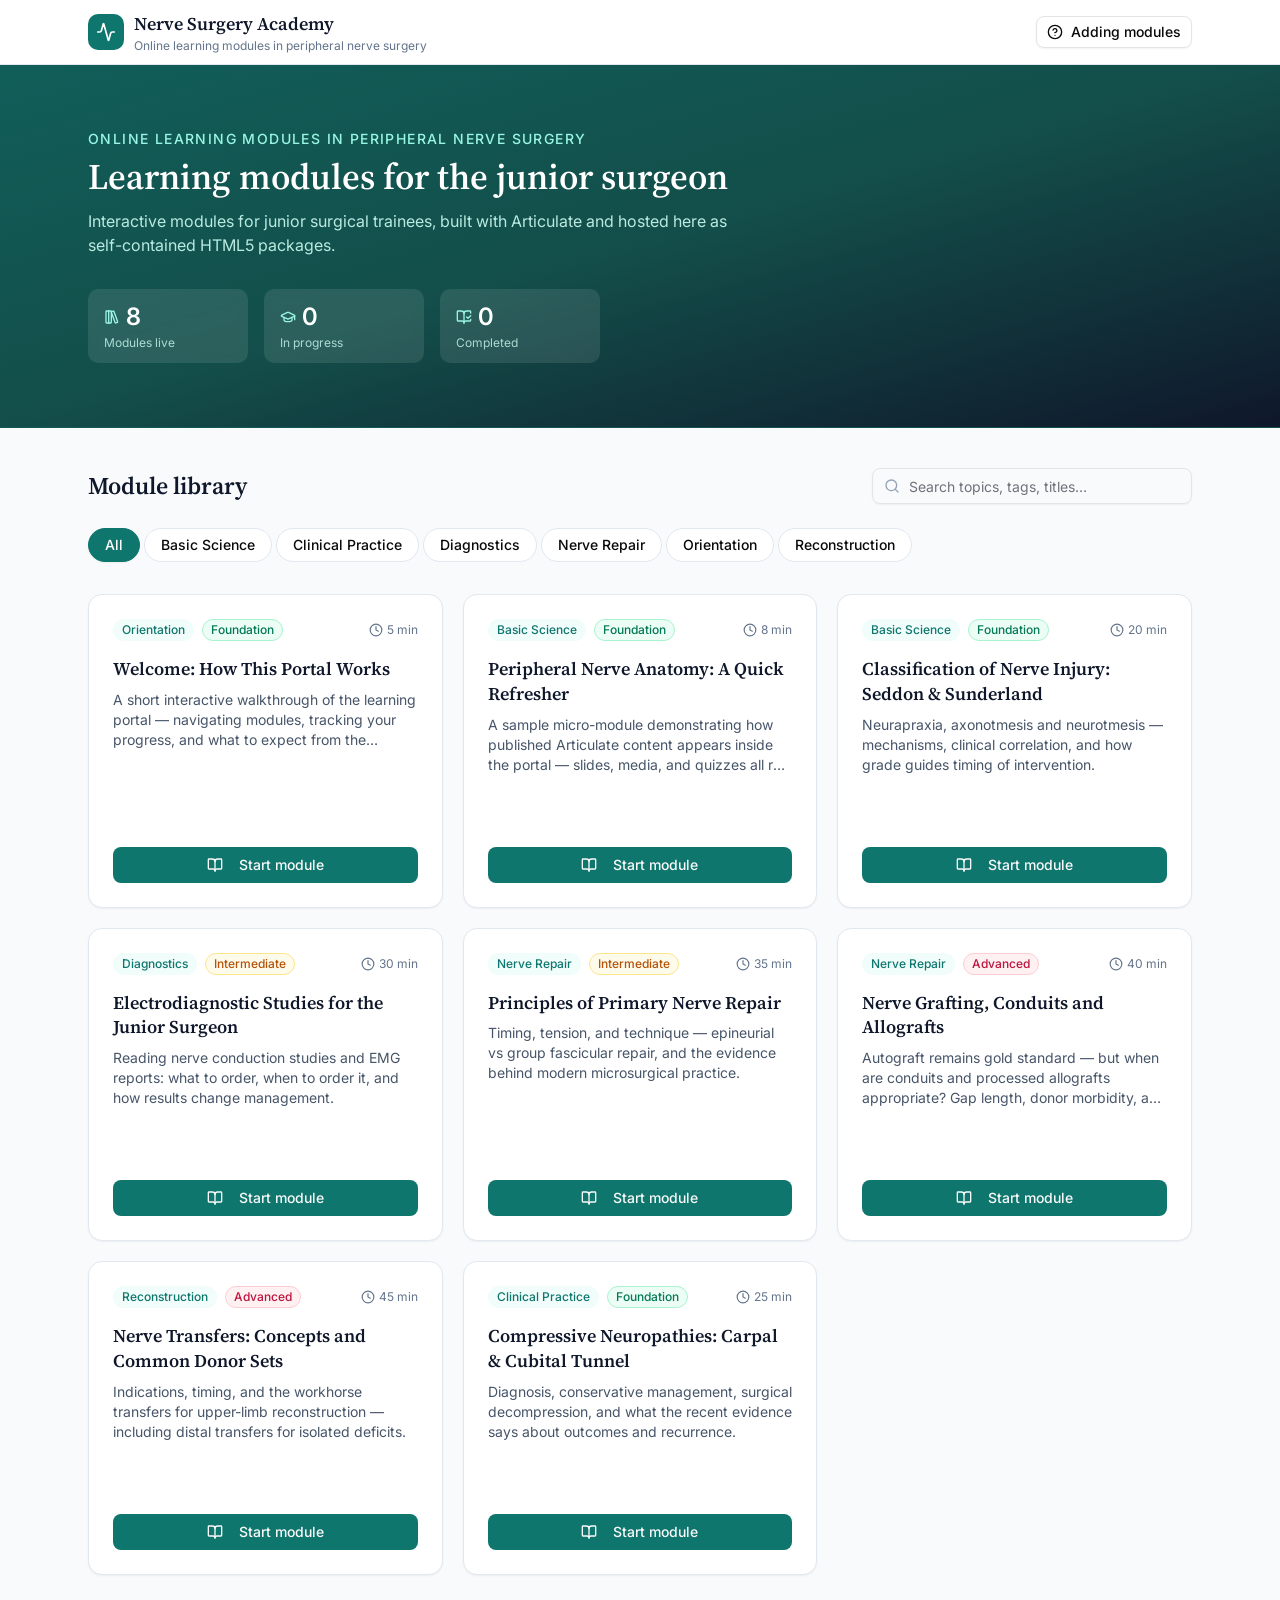
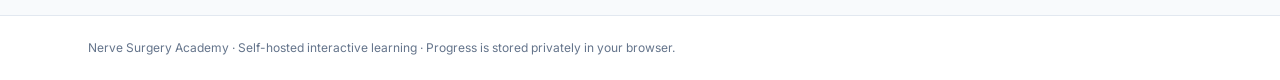
<file: index.html>
<!doctype html>
<html lang="en">
  <head>
    <meta charset="UTF-8" />
    <meta name="viewport" content="width=device-width, initial-scale=1.0" />
    <meta
      name="description"
      content="Nerve Surgery Academy — self-hosted interactive learning modules in peripheral nerve surgery."
    />
    <link rel="preconnect" href="https://fonts.googleapis.com" />
    <link rel="preconnect" href="https://fonts.gstatic.com" crossorigin />
    <link
      href="https://fonts.googleapis.com/css2?family=Inter:wght@400;500;600&family=Source+Serif+4:opsz,wght@8..60,500;8..60,600&display=swap"
      rel="stylesheet"
    />
    <title>Nerve Surgery Academy</title>
    <script type="module" crossorigin src="./assets/index-BAuNtik3.js"></script>
    <link rel="stylesheet" crossorigin href="./assets/index-Dww36vbo.css">
  </head>
  <body>
    <div id="root"></div>
  </body>
</html>
</file>
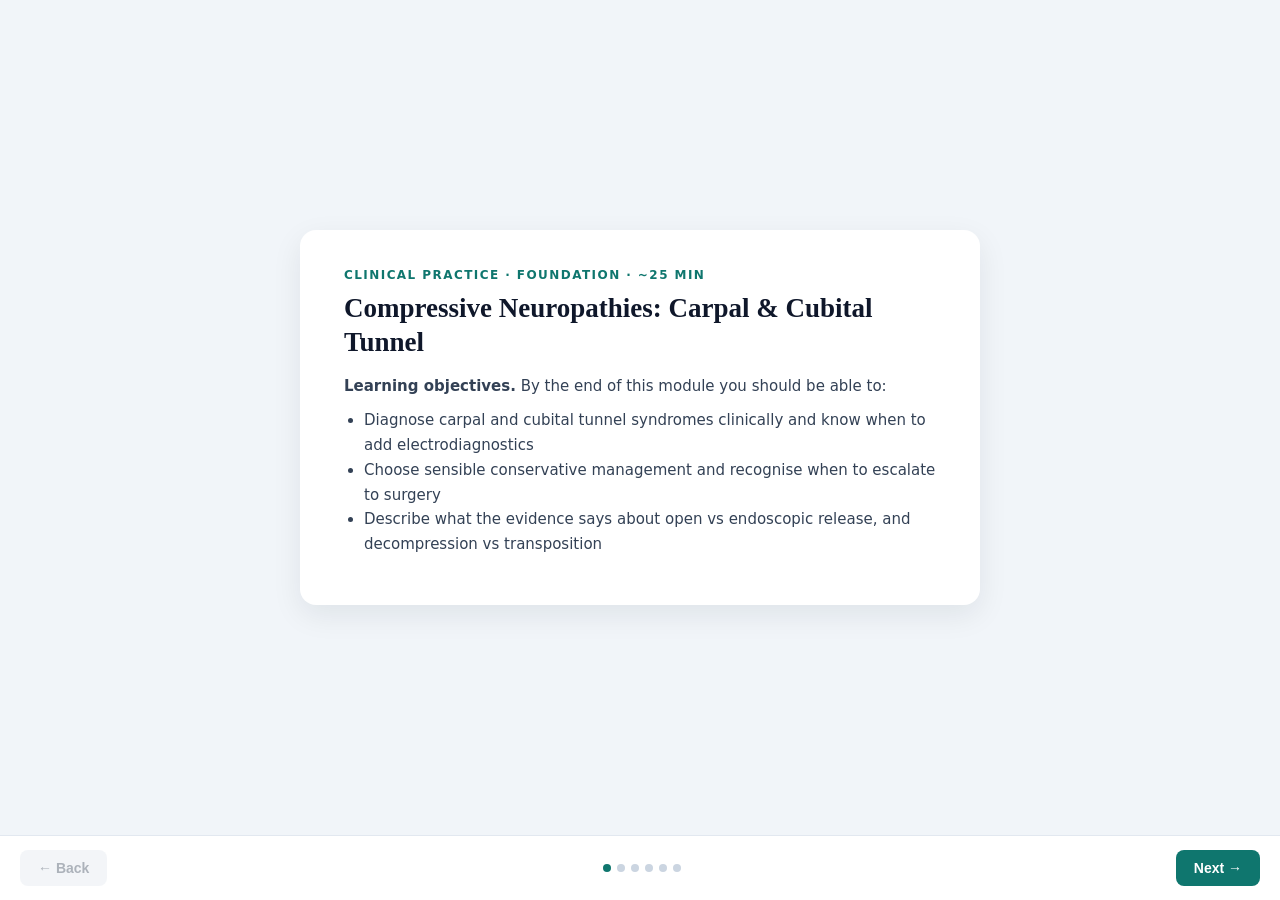
<file: courses/compressive-neuropathies/story.html>
<!doctype html>
<html lang="en">
<head>
<meta charset="utf-8" />
<meta name="viewport" content="width=device-width, initial-scale=1" />
<title>Compressive Neuropathies: Carpal &amp; Cubital Tunnel</title>
<style>
  :root { --teal:#0f766e; --ink:#0f172a; }
  * { box-sizing:border-box; margin:0; }
  body { font-family:'Segoe UI',system-ui,sans-serif; background:#f1f5f9; color:var(--ink); height:100vh; display:flex; flex-direction:column; }
  .stage { flex:1; overflow-y:auto; display:flex; align-items:flex-start; justify-content:center; padding:24px; }
  .slide { display:none; max-width:680px; width:100%; background:#fff; border-radius:16px; padding:38px 44px; box-shadow:0 10px 30px rgb(15 23 42/.08); margin:auto 0; }
  .slide.active { display:block; animation:fade .25s ease; }
  @keyframes fade { from { opacity:0; transform:translateY(6px);} }
  .kicker { color:var(--teal); font-size:12px; font-weight:600; letter-spacing:.12em; text-transform:uppercase; margin-bottom:10px; }
  h1 { font-family:Georgia,serif; font-size:27px; line-height:1.25; margin-bottom:14px; }
  h2 { font-family:Georgia,serif; font-size:19px; margin:16px 0 6px; color:#134e4a; }
  p, li { font-size:15px; line-height:1.65; color:#334155; }
  p { margin-bottom:10px; } ul, ol { padding-left:20px; margin-bottom:10px; }
  .fact { background:#f0fdfa; border-left:4px solid var(--teal); border-radius:0 8px 8px 0; padding:12px 16px; font-size:14px; color:#134e4a; margin-top:14px; }
  .ref { font-size:13px; line-height:1.55; color:#334155; margin-bottom:10px; padding-left:24px; text-indent:-24px; }
  .ref a { color:var(--teal); word-break:break-all; }
  .bar { display:flex; align-items:center; justify-content:space-between; padding:14px 20px; background:#fff; border-top:1px solid #e2e8f0; }
  .dots { display:flex; gap:6px; } .dot { width:8px; height:8px; border-radius:50%; background:#cbd5e1; } .dot.on { background:var(--teal); }
  button.nav { border:0; border-radius:8px; padding:10px 18px; font-size:14px; font-weight:600; cursor:pointer; }
  .next { background:var(--teal); color:#fff; } .prev { background:#e2e8f0; color:#334155; }
  button.nav:disabled { opacity:.4; cursor:default; }
</style>
</head>
<body>
<div class="stage">

  <section class="slide active">
    <div class="kicker">Clinical Practice · Foundation · ~25 min</div>
    <h1>Compressive Neuropathies: Carpal &amp; Cubital Tunnel</h1>
    <p><strong>Learning objectives.</strong> By the end of this module you should be able to:</p>
    <ul>
      <li>Diagnose carpal and cubital tunnel syndromes clinically and know when to add electrodiagnostics</li>
      <li>Choose sensible conservative management and recognise when to escalate to surgery</li>
      <li>Describe what the evidence says about open vs endoscopic release, and decompression vs transposition</li>
    </ul>
  </section>

  <section class="slide">
    <div class="kicker">Carpal tunnel syndrome</div>
    <h1>The commonest entrapment neuropathy</h1>
    <ul>
      <li>Population prevalence is around <strong>3%</strong> in the classic JAMA study by Atroshi et al., with electrophysiological confirmation in about half of symptomatic hands <sup>[2]</sup>.</li>
      <li>Typical picture: night-time paraesthesia in the median digits, shaking the hand for relief, thenar weakness late. Provocative tests (Phalen, Durkan compression) and sensory mapping support — not make — the diagnosis <sup>[1]</sup>.</li>
      <li><strong>NCS</strong> grade severity and provide a baseline before surgery; they matter most when the picture is atypical or surgery is contemplated.</li>
      <li>Ask about drivers: pregnancy, diabetes, hypothyroidism, obesity, wrist arthritis <sup>[1]</sup>.</li>
    </ul>
  </section>

  <section class="slide">
    <div class="kicker">CTS: management</div>
    <h1>Splint, inject, or release?</h1>
    <ul>
      <li><strong>Mild–moderate, early:</strong> neutral wrist night splinting; a single corticosteroid injection gives good short-term relief and doubles as a diagnostic test <sup>[1]</sup>.</li>
      <li><strong>Severe or persistent symptoms, thenar weakness/atrophy:</strong> surgical decompression — dividing the transverse carpal ligament — is definitive.</li>
      <li><strong>Open vs endoscopic:</strong> early RCTs suggested faster early recovery with endoscopic release, but extended follow-up shows the techniques converge — the JAMA long-term RCT found <strong>no clinically important difference at 5 years</strong>, with equivalent safety <sup>[3]</sup>. Technique choice is surgeon- and patient-dependent.</li>
    </ul>
    <div class="fact">Counsel patients: symptom relief after release is usually prompt, but thenar muscle recovery and normalisation of sensation can take months in severe disease.</div>
  </section>

  <section class="slide">
    <div class="kicker">Cubital tunnel syndrome</div>
    <h1>The second commonest — and the contested operation</h1>
    <ul>
      <li>Ulnar neuropathy at the elbow: paraesthesia in the little/ring fingers, worse with elbow flexion; intrinsic weakness and clawing late. Grade severity (e.g. McGowan) clinically; NCS localise across the elbow.</li>
      <li><strong>Mild disease:</strong> activity modification and night extension splinting succeed in most patients with mild dysfunction <sup>[5]</sup>.</li>
      <li><strong>Surgery:</strong> options are in situ decompression (open or endoscopic), anterior transposition (subcutaneous/submuscular), and medial epicondylectomy.</li>
      <li>The meta-analysis by Macadam et al. found <strong>no significant difference in outcomes</strong> between simple decompression and transposition for idiopathic cubital tunnel syndrome — with a trend toward fewer complications with simple decompression <sup>[4]</sup>. Reserve transposition for nerve subluxation, severe disease, or a scarred/hostile bed <sup>[5]</sup>.</li>
    </ul>
  </section>

  <section class="slide">
    <div class="kicker">Key points</div>
    <h1>Take-home messages</h1>
    <ol>
      <li>CTS is a clinical diagnosis first; NCS grade severity and protect you pre-operatively.</li>
      <li>Splint/inject early CTS; release severe or refractory disease. Open and endoscopic release are equivalent long-term.</li>
      <li>Cubital tunnel: splint mild disease; for surgery, in situ decompression is as good as transposition for most idiopathic cases.</li>
      <li>In both, duration and severity of compression predict how much function returns after decompression.</li>
    </ol>
  </section>

  <section class="slide">
    <div class="kicker">References</div>
    <h1>Sources &amp; further reading</h1>
    <p class="ref">1. Padua L, Coraci D, Erra C, et al. Carpal tunnel syndrome: clinical features, diagnosis, and management. <em>Lancet Neurol</em>. 2016;15(12):1273–1284. doi: <a href="https://doi.org/10.1016/S1474-4422(16)30231-9">10.1016/S1474-4422(16)30231-9</a></p>
    <p class="ref">2. Atroshi I, Gummesson C, Johnsson R, Ornstein E, Ranstam J, Rosén I. Prevalence of carpal tunnel syndrome in a general population. <em>JAMA</em>. 1999;282(2):153–158. doi: <a href="https://doi.org/10.1001/jama.282.2.153">10.1001/jama.282.2.153</a></p>
    <p class="ref">3. Atroshi I, Hofer M, Larsson GU, Ranstam J. Extended follow-up of a randomized clinical trial of open vs endoscopic release surgery for carpal tunnel syndrome. <em>JAMA</em>. 2015;314(13):1399–1401. doi: <a href="https://doi.org/10.1001/jama.2015.12208">10.1001/jama.2015.12208</a></p>
    <p class="ref">4. Macadam SA, Gandhi R, Bezuhly M, Lefaivre KA. Simple decompression versus anterior subcutaneous and submuscular transposition of the ulnar nerve for cubital tunnel syndrome: a meta-analysis. <em>J Hand Surg Am</em>. 2008;33(8):1314.e1–1314.e12. doi: <a href="https://doi.org/10.1016/j.jhsa.2008.03.006">10.1016/j.jhsa.2008.03.006</a></p>
    <p class="ref">5. Staples JR, Calfee R. Cubital tunnel syndrome: current concepts. <em>J Am Acad Orthop Surg</em>. 2017;25(10):e215–e224. doi: <a href="https://doi.org/10.5435/JAAOS-D-15-00261">10.5435/JAAOS-D-15-00261</a></p>
    <p style="font-size:12px;color:#94a3b8;margin-top:14px">Educational content for junior surgical trainees. All DOIs verified against CrossRef at the time of publication (Oct 2026).</p>
  </section>

</div>
<div class="bar">
  <button class="nav prev" id="prev" disabled>← Back</button>
  <div class="dots" id="dots"></div>
  <button class="nav next" id="next">Next →</button>
</div>
<script>
  const slides=document.querySelectorAll('.slide'),dots=document.getElementById('dots'),
        prev=document.getElementById('prev'),next=document.getElementById('next');let i=0;
  slides.forEach((_,k)=>{const d=document.createElement('div');d.className='dot'+(k===0?' on':'');dots.appendChild(d);});
  function show(n){i=Math.max(0,Math.min(slides.length-1,n));
    slides.forEach((s,k)=>s.classList.toggle('active',k===i));
    dots.querySelectorAll('.dot').forEach((d,k)=>d.classList.toggle('on',k===i));
    prev.disabled=i===0;next.disabled=i===slides.length-1;}
  prev.onclick=()=>show(i-1);next.onclick=()=>show(i+1);
  document.addEventListener('keydown',e=>{if(e.key==='ArrowRight')show(i+1);if(e.key==='ArrowLeft')show(i-1);});
</script>
</body>
</html>
</file>
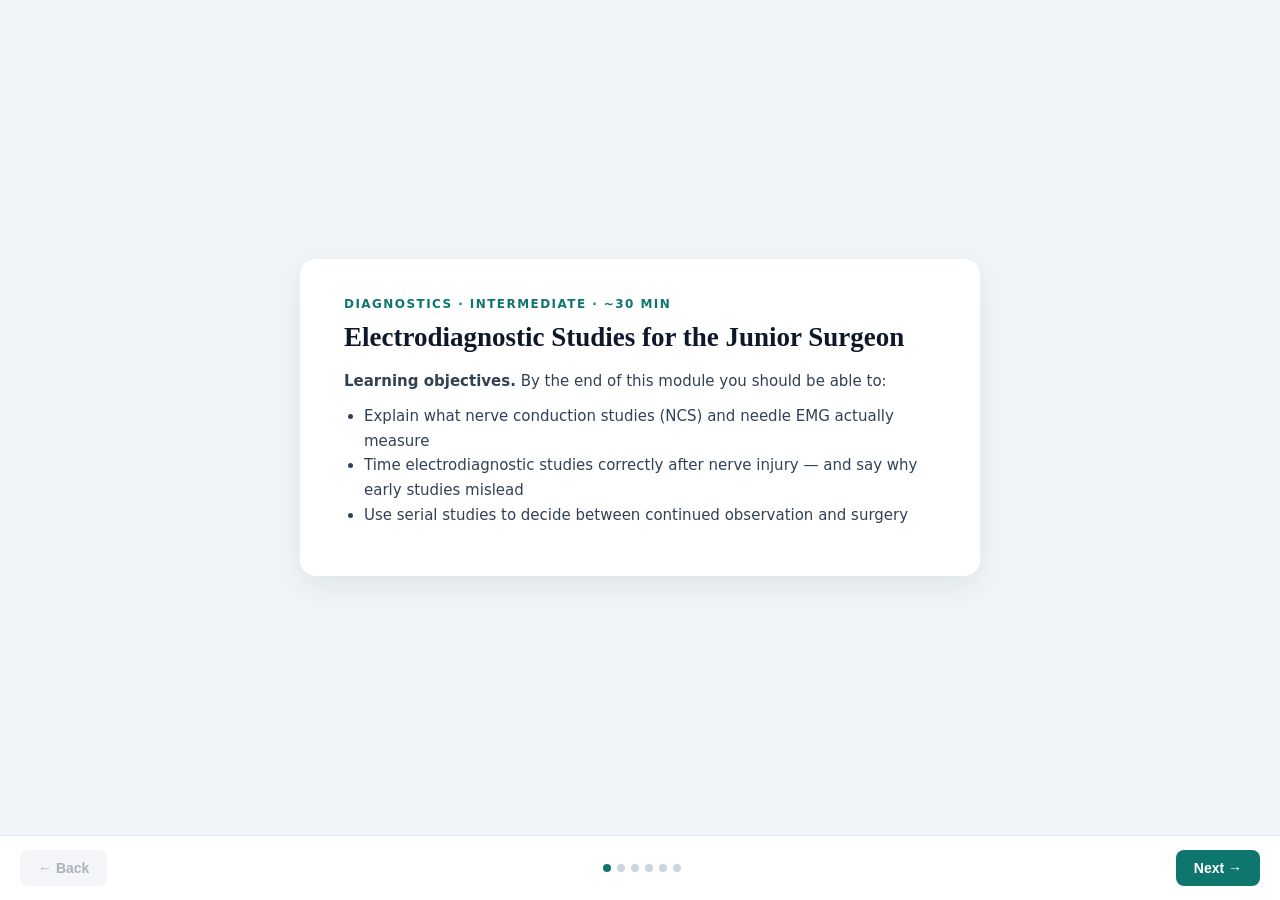
<file: courses/electrodiagnostics/story.html>
<!doctype html>
<html lang="en">
<head>
<meta charset="utf-8" />
<meta name="viewport" content="width=device-width, initial-scale=1" />
<title>Electrodiagnostic Studies for the Junior Surgeon</title>
<style>
  :root { --teal:#0f766e; --ink:#0f172a; }
  * { box-sizing:border-box; margin:0; }
  body { font-family:'Segoe UI',system-ui,sans-serif; background:#f1f5f9; color:var(--ink); height:100vh; display:flex; flex-direction:column; }
  .stage { flex:1; overflow-y:auto; display:flex; align-items:flex-start; justify-content:center; padding:24px; }
  .slide { display:none; max-width:680px; width:100%; background:#fff; border-radius:16px; padding:38px 44px; box-shadow:0 10px 30px rgb(15 23 42/.08); margin:auto 0; }
  .slide.active { display:block; animation:fade .25s ease; }
  @keyframes fade { from { opacity:0; transform:translateY(6px);} }
  .kicker { color:var(--teal); font-size:12px; font-weight:600; letter-spacing:.12em; text-transform:uppercase; margin-bottom:10px; }
  h1 { font-family:Georgia,serif; font-size:27px; line-height:1.25; margin-bottom:14px; }
  h2 { font-family:Georgia,serif; font-size:19px; margin:16px 0 6px; color:#134e4a; }
  p, li { font-size:15px; line-height:1.65; color:#334155; }
  p { margin-bottom:10px; } ul, ol { padding-left:20px; margin-bottom:10px; }
  table { width:100%; border-collapse:collapse; font-size:13.5px; margin:12px 0; }
  th, td { border:1px solid #e2e8f0; padding:7px 9px; text-align:left; vertical-align:top; }
  th { background:#f0fdfa; color:#134e4a; }
  .fact { background:#f0fdfa; border-left:4px solid var(--teal); border-radius:0 8px 8px 0; padding:12px 16px; font-size:14px; color:#134e4a; margin-top:14px; }
  .ref { font-size:13px; line-height:1.55; color:#334155; margin-bottom:10px; padding-left:24px; text-indent:-24px; }
  .ref a { color:var(--teal); word-break:break-all; }
  .bar { display:flex; align-items:center; justify-content:space-between; padding:14px 20px; background:#fff; border-top:1px solid #e2e8f0; }
  .dots { display:flex; gap:6px; } .dot { width:8px; height:8px; border-radius:50%; background:#cbd5e1; } .dot.on { background:var(--teal); }
  button.nav { border:0; border-radius:8px; padding:10px 18px; font-size:14px; font-weight:600; cursor:pointer; }
  .next { background:var(--teal); color:#fff; } .prev { background:#e2e8f0; color:#334155; }
  button.nav:disabled { opacity:.4; cursor:default; }
</style>
</head>
<body>
<div class="stage">

  <section class="slide active">
    <div class="kicker">Diagnostics · Intermediate · ~30 min</div>
    <h1>Electrodiagnostic Studies for the Junior Surgeon</h1>
    <p><strong>Learning objectives.</strong> By the end of this module you should be able to:</p>
    <ul>
      <li>Explain what nerve conduction studies (NCS) and needle EMG actually measure</li>
      <li>Time electrodiagnostic studies correctly after nerve injury — and say why early studies mislead</li>
      <li>Use serial studies to decide between continued observation and surgery</li>
    </ul>
  </section>

  <section class="slide">
    <div class="kicker">What the tests measure</div>
    <h1>NCS and EMG in plain terms</h1>
    <h2>Nerve conduction studies</h2>
    <ul>
      <li><strong>CMAP</strong> (compound muscle action potential): motor axons. Amplitude reflects the number of functioning motor axons; latency/conduction velocity reflect myelin.</li>
      <li><strong>SNAP</strong> (sensory nerve action potential): sensory axons distal to the dorsal root ganglion.</li>
    </ul>
    <h2>Needle EMG</h2>
    <ul>
      <li><strong>Fibrillations and positive sharp waves</strong> = denervated muscle fibres.</li>
      <li><strong>Motor unit action potentials (MUAPs)</strong> — their absence, recruitment pattern, and later "nascent" (small, polyphasic) reinnervation potentials tell you whether axons are reaching muscle.</li>
    </ul>
    <div class="fact">A preserved SNAP with a paralysed, sensory-loss limb suggests a lesion <em>proximal</em> to the dorsal root ganglion — e.g. root avulsion in brachial plexus injury <sup>[1,4]</sup>.</div>
  </section>

  <section class="slide">
    <div class="kicker">Timing is everything</div>
    <h1>Why "too early" means "useless"</h1>
    <ul>
      <li>Wallerian degeneration takes about <strong>72 hours</strong> to complete: in the first days after transection the distal stump still conducts, so NCS can look deceptively normal <sup>[2]</sup>.</li>
      <li><strong>Fibrillation potentials and positive sharp waves</strong> take <strong>2–3 weeks</strong> to appear in denervated muscle (longer proximally).</li>
      <li>The first informative window is therefore around <strong>3–4 weeks</strong> after injury.</li>
      <li>Reinnervation is tracked <strong>serially</strong>: nascent MUAPs on EMG often precede clinical recovery by weeks and can justify continued observation.</li>
    </ul>
    <div class="fact">Practical rule: a study done in the first week answers "is the nerve in continuity electrically?", not "will it recover?". Recovery questions need the 3–4 week baseline and a ~3 month repeat.</div>
  </section>

  <section class="slide">
    <div class="kicker">Interpretation</div>
    <h1>What electrodiagnostics can and cannot tell you</h1>
    <ul>
      <li><strong>Can:</strong> localise the lesion; distinguish demyelinating conduction block (neurapraxia) from axonal loss; detect early reinnervation; separate preganglionic from postganglionic plexus lesions.</li>
      <li><strong>Cannot:</strong> reliably distinguish Sunderland grades III, IV and V from each other — all show complete axonal loss. That distinction is clinical and, increasingly, radiological (MR neurography / ultrasound).</li>
      <li>An <strong>absent CMAP with no reinnervation at 3–4 months</strong> after a closed injury is a strong argument for exploration and repair <sup>[1,2]</sup>.</li>
    </ul>
  </section>

  <section class="slide">
    <div class="kicker">Key points</div>
    <h1>Take-home messages</h1>
    <ol>
      <li>Order NCS/EMG at <strong>3–4 weeks</strong>, not in the first days, and repeat at ~3 months if recovery is in doubt.</li>
      <li>Read the report actively: CMAP/SNAP amplitudes, fibrillations, MUAP recruitment — not just the conclusion line.</li>
      <li>Electrodiagnostics complements — never replaces — the advancing Tinel sign and serial clinical examination.</li>
      <li>The decision to operate is made on the <strong>trend</strong>: no clinical <em>and</em> no electrical recovery by 3–4 months = surgery.</li>
    </ol>
  </section>

  <section class="slide">
    <div class="kicker">References</div>
    <h1>Sources &amp; further reading</h1>
    <p class="ref">1. Campbell WW. Evaluation and management of peripheral nerve injury. <em>Clin Neurophysiol</em>. 2008;119(9):1951–1965. doi: <a href="https://doi.org/10.1016/j.clinph.2008.03.018">10.1016/j.clinph.2008.03.018</a></p>
    <p class="ref">2. Robinson LR. Traumatic injury to peripheral nerves. <em>Muscle Nerve</em>. 2000;23(6):863–873. doi: <a href="https://doi.org/10.1002/(SICI)1097-4598(200006)23:6%3C863::AID-MUS4%3E3.0.CO;2-0">10.1002/(SICI)1097-4598(200006)23:6&lt;863::AID-MUS4&gt;3.0.CO;2-0</a></p>
    <p class="ref">3. Werner RA, Andary M. Electrodiagnostic evaluation of carpal tunnel syndrome. <em>Muscle Nerve</em>. 2011;44(4):597–607. doi: <a href="https://doi.org/10.1002/mus.22208">10.1002/mus.22208</a></p>
    <p class="ref">4. Aminoff MJ. Electrophysiologic testing for the diagnosis of peripheral nerve injuries. <em>Anesthesiology</em>. 2004;100(5):1298–1303. doi: <a href="https://doi.org/10.1097/00000542-200405000-00034">10.1097/00000542-200405000-00034</a></p>
    <p style="font-size:12px;color:#94a3b8;margin-top:14px">Educational content for junior surgical trainees. All DOIs verified against CrossRef at the time of publication (Oct 2026).</p>
  </section>

</div>
<div class="bar">
  <button class="nav prev" id="prev" disabled>← Back</button>
  <div class="dots" id="dots"></div>
  <button class="nav next" id="next">Next →</button>
</div>
<script>
  const slides=document.querySelectorAll('.slide'),dots=document.getElementById('dots'),
        prev=document.getElementById('prev'),next=document.getElementById('next');let i=0;
  slides.forEach((_,k)=>{const d=document.createElement('div');d.className='dot'+(k===0?' on':'');dots.appendChild(d);});
  function show(n){i=Math.max(0,Math.min(slides.length-1,n));
    slides.forEach((s,k)=>s.classList.toggle('active',k===i));
    dots.querySelectorAll('.dot').forEach((d,k)=>d.classList.toggle('on',k===i));
    prev.disabled=i===0;next.disabled=i===slides.length-1;}
  prev.onclick=()=>show(i-1);next.onclick=()=>show(i+1);
  document.addEventListener('keydown',e=>{if(e.key==='ArrowRight')show(i+1);if(e.key==='ArrowLeft')show(i-1);});
</script>
</body>
</html>
</file>
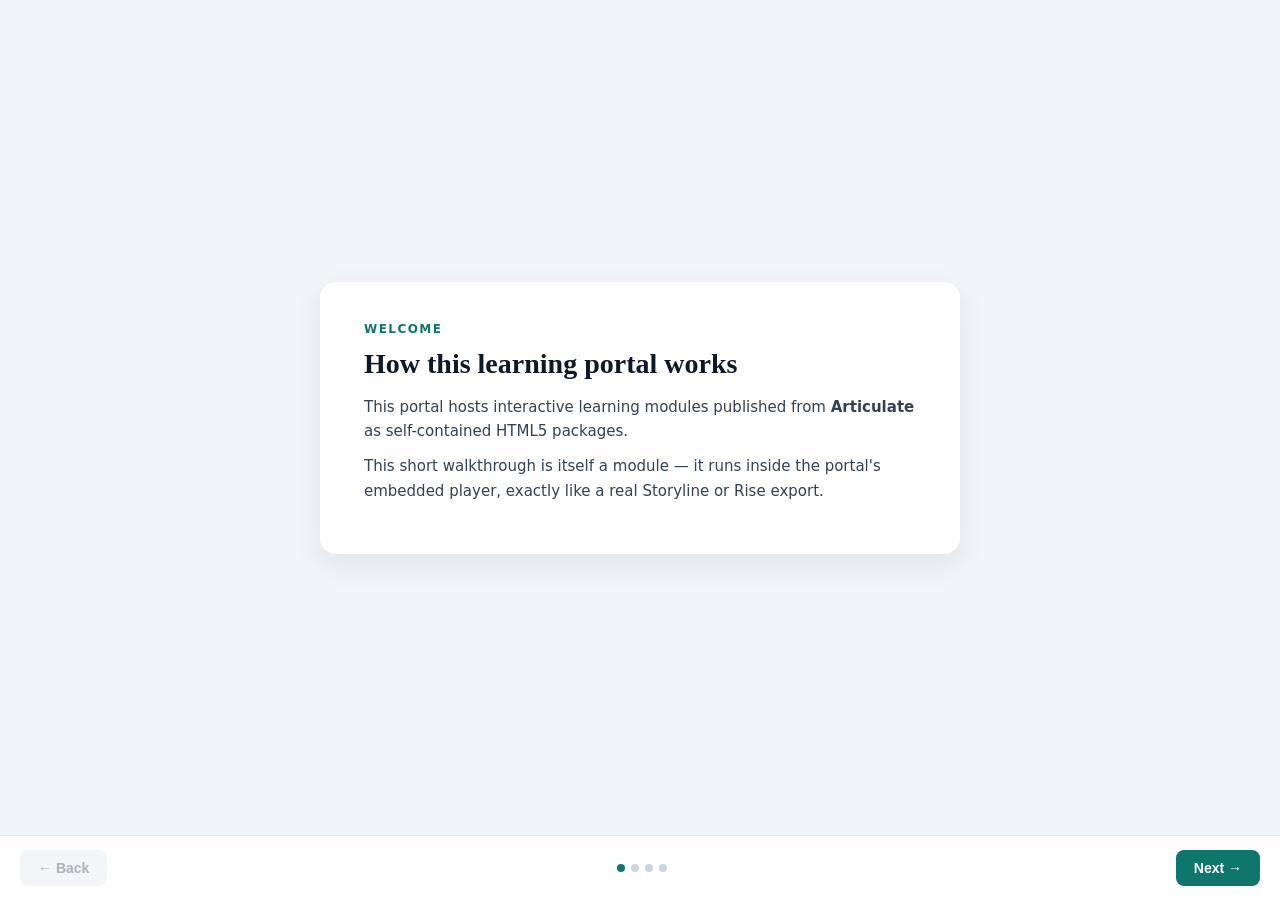
<file: courses/getting-started/story.html>
<!doctype html>
<html lang="en">
<head>
<meta charset="utf-8" />
<meta name="viewport" content="width=device-width, initial-scale=1" />
<title>Welcome: How This Portal Works</title>
<style>
  :root { --teal: #0f766e; --ink: #0f172a; }
  * { box-sizing: border-box; margin: 0; }
  body { font-family: 'Segoe UI', system-ui, sans-serif; background: #f1f5f9; color: var(--ink); height: 100vh; display: flex; flex-direction: column; }
  .stage { flex: 1; display: flex; align-items: center; justify-content: center; padding: 24px; }
  .slide { display: none; max-width: 640px; width: 100%; background: #fff; border-radius: 16px; padding: 40px 44px; box-shadow: 0 10px 30px rgb(15 23 42 / .08); }
  .slide.active { display: block; animation: fade .25s ease; }
  @keyframes fade { from { opacity: 0; transform: translateY(6px); } }
  .kicker { color: var(--teal); font-size: 12px; font-weight: 600; letter-spacing: .12em; text-transform: uppercase; margin-bottom: 10px; }
  h1 { font-family: Georgia, serif; font-size: 28px; line-height: 1.25; margin-bottom: 14px; }
  p { font-size: 15px; line-height: 1.65; color: #334155; margin-bottom: 10px; }
  ul { padding-left: 20px; font-size: 15px; line-height: 1.7; color: #334155; }
  .bar { display: flex; align-items: center; justify-content: space-between; padding: 14px 20px; background: #fff; border-top: 1px solid #e2e8f0; }
  .dots { display: flex; gap: 6px; }
  .dot { width: 8px; height: 8px; border-radius: 50%; background: #cbd5e1; }
  .dot.on { background: var(--teal); }
  button { border: 0; border-radius: 8px; padding: 10px 18px; font-size: 14px; font-weight: 600; cursor: pointer; }
  .next { background: var(--teal); color: #fff; }
  .prev { background: #e2e8f0; color: #334155; }
  button:disabled { opacity: .4; cursor: default; }
</style>
</head>
<body>
<div class="stage">
  <section class="slide active">
    <div class="kicker">Welcome</div>
    <h1>How this learning portal works</h1>
    <p>This portal hosts interactive learning modules published from <strong>Articulate</strong> as self-contained HTML5 packages.</p>
    <p>This short walkthrough is itself a module — it runs inside the portal's embedded player, exactly like a real Storyline or Rise export.</p>
  </section>
  <section class="slide">
    <div class="kicker">The Library</div>
    <h1>Finding a module</h1>
    <ul>
      <li>Browse the <strong>module library</strong> on the home page.</li>
      <li>Filter by <strong>category</strong> — Basic Science, Diagnostics, Nerve Repair, and more.</li>
      <li>Use <strong>search</strong> to match titles, descriptions, and tags.</li>
      <li>Cards show level (Foundation / Intermediate / Advanced) and estimated duration.</li>
    </ul>
  </section>
  <section class="slide">
    <div class="kicker">The Player</div>
    <h1>Working through a module</h1>
    <ul>
      <li>Content plays in an <strong>embedded player</strong> — videos, slides, and quizzes behave exactly as designed in Articulate.</li>
      <li>Use <strong>Fullscreen</strong> in the toolbar for distraction-free viewing.</li>
      <li>When you finish, press <strong>Mark complete</strong> to record it.</li>
    </ul>
  </section>
  <section class="slide">
    <div class="kicker">Progress</div>
    <h1>Your progress is remembered</h1>
    <p>The library tracks which modules you have started and completed, and lets you <strong>continue</strong> or <strong>review</strong> at any time.</p>
    <p>Progress is stored privately in your browser — no account needed.</p>
    <p><strong>That's it — press Library (top left) to explore.</strong></p>
  </section>
</div>
<div class="bar">
  <button class="prev" id="prev" disabled>← Back</button>
  <div class="dots" id="dots"></div>
  <button class="next" id="next">Next →</button>
</div>
<script>
  const slides = document.querySelectorAll('.slide');
  const dots = document.getElementById('dots');
  const prev = document.getElementById('prev');
  const next = document.getElementById('next');
  let i = 0;
  slides.forEach((_, k) => { const d = document.createElement('div'); d.className = 'dot' + (k === 0 ? ' on' : ''); dots.appendChild(d); });
  function show(n) {
    i = Math.max(0, Math.min(slides.length - 1, n));
    slides.forEach((s, k) => s.classList.toggle('active', k === i));
    dots.querySelectorAll('.dot').forEach((d, k) => d.classList.toggle('on', k === i));
    prev.disabled = i === 0;
    next.disabled = i === slides.length - 1;
  }
  prev.onclick = () => show(i - 1);
  next.onclick = () => show(i + 1);
  document.addEventListener('keydown', e => {
    if (e.key === 'ArrowRight') show(i + 1);
    if (e.key === 'ArrowLeft') show(i - 1);
  });
</script>
</body>
</html>
</file>
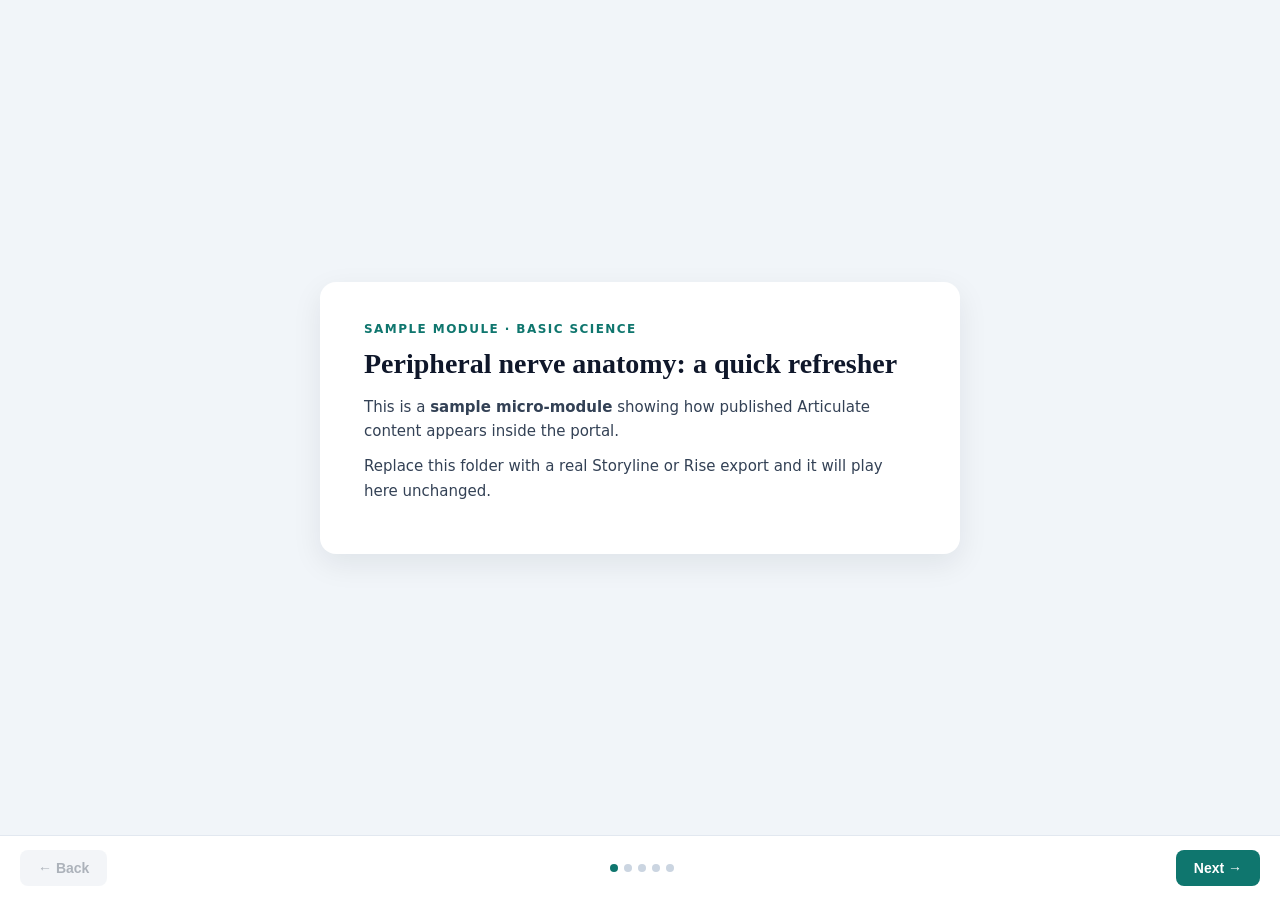
<file: courses/nerve-anatomy-refresher/story.html>
<!doctype html>
<html lang="en">
<head>
<meta charset="utf-8" />
<meta name="viewport" content="width=device-width, initial-scale=1" />
<title>Peripheral Nerve Anatomy: A Quick Refresher</title>
<style>
  :root { --teal: #0f766e; --ink: #0f172a; }
  * { box-sizing: border-box; margin: 0; }
  body { font-family: 'Segoe UI', system-ui, sans-serif; background: #f1f5f9; color: var(--ink); height: 100vh; display: flex; flex-direction: column; }
  .stage { flex: 1; display: flex; align-items: center; justify-content: center; padding: 24px; }
  .slide { display: none; max-width: 640px; width: 100%; background: #fff; border-radius: 16px; padding: 40px 44px; box-shadow: 0 10px 30px rgb(15 23 42 / .08); }
  .slide.active { display: block; animation: fade .25s ease; }
  @keyframes fade { from { opacity: 0; transform: translateY(6px); } }
  .kicker { color: var(--teal); font-size: 12px; font-weight: 600; letter-spacing: .12em; text-transform: uppercase; margin-bottom: 10px; }
  h1 { font-family: Georgia, serif; font-size: 28px; line-height: 1.25; margin-bottom: 14px; }
  p { font-size: 15px; line-height: 1.65; color: #334155; margin-bottom: 10px; }
  ul { padding-left: 20px; font-size: 15px; line-height: 1.7; color: #334155; }
  .fact { background: #f0fdfa; border-left: 4px solid var(--teal); border-radius: 0 8px 8px 0; padding: 12px 16px; font-size: 14px; color: #134e4a; margin-top: 14px; }
  .quiz button.opt { display: block; width: 100%; text-align: left; margin-top: 8px; background: #f8fafc; border: 1px solid #e2e8f0; color: #334155; font-weight: 500; }
  .quiz button.opt.correct { background: #ecfdf5; border-color: #10b981; color: #065f46; }
  .quiz button.opt.wrong { background: #fef2f2; border-color: #f87171; color: #991b1b; }
  .bar { display: flex; align-items: center; justify-content: space-between; padding: 14px 20px; background: #fff; border-top: 1px solid #e2e8f0; }
  .dots { display: flex; gap: 6px; }
  .dot { width: 8px; height: 8px; border-radius: 50%; background: #cbd5e1; }
  .dot.on { background: var(--teal); }
  button.nav { border: 0; border-radius: 8px; padding: 10px 18px; font-size: 14px; font-weight: 600; cursor: pointer; }
  .next { background: var(--teal); color: #fff; }
  .prev { background: #e2e8f0; color: #334155; }
  button.nav:disabled { opacity: .4; cursor: default; }
</style>
</head>
<body>
<div class="stage">
  <section class="slide active">
    <div class="kicker">Sample module · Basic Science</div>
    <h1>Peripheral nerve anatomy: a quick refresher</h1>
    <p>This is a <strong>sample micro-module</strong> showing how published Articulate content appears inside the portal.</p>
    <p>Replace this folder with a real Storyline or Rise export and it will play here unchanged.</p>
  </section>
  <section class="slide">
    <div class="kicker">Structure</div>
    <h1>The connective tissue layers</h1>
    <ul>
      <li><strong>Endoneurium</strong> — surrounds individual nerve fibres.</li>
      <li><strong>Perineurium</strong> — bundles fibres into fascicles; the blood–nerve barrier.</li>
      <li><strong>Epineurium</strong> — surrounds the whole nerve; the plane of most repairs.</li>
    </ul>
    <div class="fact">The perineurium, not the epineurium, provides the mechanical strength of a fascicle.</div>
  </section>
  <section class="slide">
    <div class="kicker">Blood supply</div>
    <h1>Two systems, one nerve</h1>
    <p>Peripheral nerves have an <strong>extrinsic</strong> (segmental, from adjacent vessels) and an <strong>intrinsic</strong> (longitudinal epineurial and perineurial plexuses) blood supply.</p>
    <div class="fact">Extensive longitudinal anastomoses allow nerves to be mobilised over considerable distances without ischaemia — within limits.</div>
  </section>
  <section class="slide quiz">
    <div class="kicker">Check yourself</div>
    <h1>Quick question</h1>
    <p>Which layer forms the blood–nerve barrier?</p>
    <button class="opt" data-ok="no">A · Endoneurium</button>
    <button class="opt" data-ok="yes">B · Perineurium</button>
    <button class="opt" data-ok="no">C · Epineurium</button>
  </section>
  <section class="slide">
    <div class="kicker">Wrap-up</div>
    <h1>End of the sample</h1>
    <p>In a full module this would continue with clinical correlations, imaging, and case-based questions.</p>
    <p>Press <strong>Mark complete</strong> in the toolbar above to record completion, or return to the Library.</p>
  </section>
</div>
<div class="bar">
  <button class="nav prev" id="prev" disabled>← Back</button>
  <div class="dots" id="dots"></div>
  <button class="nav next" id="next">Next →</button>
</div>
<script>
  const slides = document.querySelectorAll('.slide');
  const dots = document.getElementById('dots');
  const prev = document.getElementById('prev');
  const next = document.getElementById('next');
  let i = 0;
  slides.forEach((_, k) => { const d = document.createElement('div'); d.className = 'dot' + (k === 0 ? ' on' : ''); dots.appendChild(d); });
  function show(n) {
    i = Math.max(0, Math.min(slides.length - 1, n));
    slides.forEach((s, k) => s.classList.toggle('active', k === i));
    dots.querySelectorAll('.dot').forEach((d, k) => d.classList.toggle('on', k === i));
    prev.disabled = i === 0;
    next.disabled = i === slides.length - 1;
  }
  prev.onclick = () => show(i - 1);
  next.onclick = () => show(i + 1);
  document.addEventListener('keydown', e => {
    if (e.key === 'ArrowRight') show(i + 1);
    if (e.key === 'ArrowLeft') show(i - 1);
  });
  document.querySelectorAll('.opt').forEach(b => b.addEventListener('click', () => {
    b.classList.add(b.dataset.ok === 'yes' ? 'correct' : 'wrong');
  }));
</script>
</body>
</html>
</file>
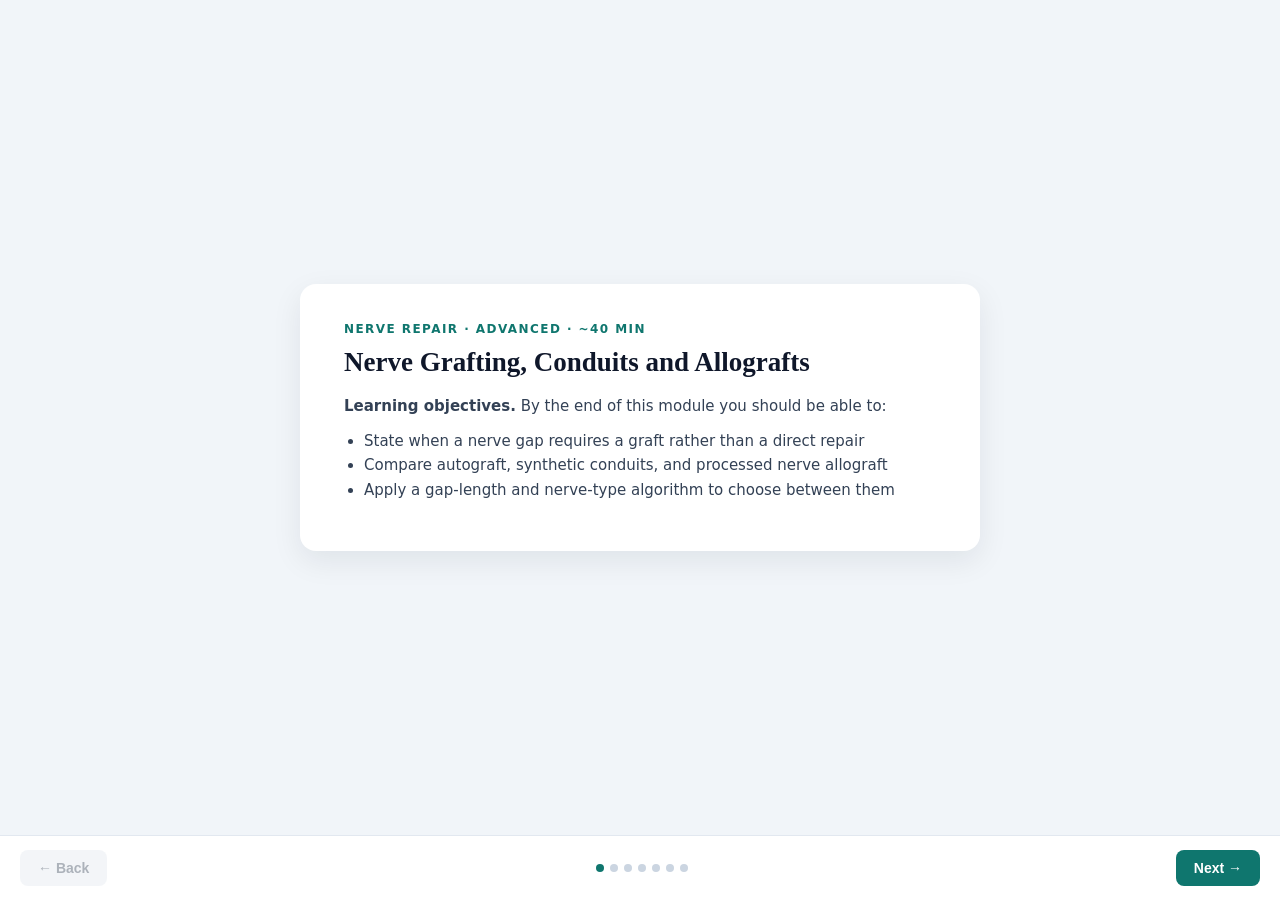
<file: courses/nerve-grafting-conduits/story.html>
<!doctype html>
<html lang="en">
<head>
<meta charset="utf-8" />
<meta name="viewport" content="width=device-width, initial-scale=1" />
<title>Nerve Grafting, Conduits and Allografts</title>
<style>
  :root { --teal:#0f766e; --ink:#0f172a; }
  * { box-sizing:border-box; margin:0; }
  body { font-family:'Segoe UI',system-ui,sans-serif; background:#f1f5f9; color:var(--ink); height:100vh; display:flex; flex-direction:column; }
  .stage { flex:1; overflow-y:auto; display:flex; align-items:flex-start; justify-content:center; padding:24px; }
  .slide { display:none; max-width:680px; width:100%; background:#fff; border-radius:16px; padding:38px 44px; box-shadow:0 10px 30px rgb(15 23 42/.08); margin:auto 0; }
  .slide.active { display:block; animation:fade .25s ease; }
  @keyframes fade { from { opacity:0; transform:translateY(6px);} }
  .kicker { color:var(--teal); font-size:12px; font-weight:600; letter-spacing:.12em; text-transform:uppercase; margin-bottom:10px; }
  h1 { font-family:Georgia,serif; font-size:27px; line-height:1.25; margin-bottom:14px; }
  h2 { font-family:Georgia,serif; font-size:19px; margin:16px 0 6px; color:#134e4a; }
  p, li { font-size:15px; line-height:1.65; color:#334155; }
  p { margin-bottom:10px; } ul, ol { padding-left:20px; margin-bottom:10px; }
  table { width:100%; border-collapse:collapse; font-size:13.5px; margin:12px 0; }
  th, td { border:1px solid #e2e8f0; padding:7px 9px; text-align:left; vertical-align:top; }
  th { background:#f0fdfa; color:#134e4a; }
  .fact { background:#f0fdfa; border-left:4px solid var(--teal); border-radius:0 8px 8px 0; padding:12px 16px; font-size:14px; color:#134e4a; margin-top:14px; }
  .ref { font-size:13px; line-height:1.55; color:#334155; margin-bottom:10px; padding-left:24px; text-indent:-24px; }
  .ref a { color:var(--teal); word-break:break-all; }
  .bar { display:flex; align-items:center; justify-content:space-between; padding:14px 20px; background:#fff; border-top:1px solid #e2e8f0; }
  .dots { display:flex; gap:6px; } .dot { width:8px; height:8px; border-radius:50%; background:#cbd5e1; } .dot.on { background:var(--teal); }
  button.nav { border:0; border-radius:8px; padding:10px 18px; font-size:14px; font-weight:600; cursor:pointer; }
  .next { background:var(--teal); color:#fff; } .prev { background:#e2e8f0; color:#334155; }
  button.nav:disabled { opacity:.4; cursor:default; }
</style>
</head>
<body>
<div class="stage">

  <section class="slide active">
    <div class="kicker">Nerve Repair · Advanced · ~40 min</div>
    <h1>Nerve Grafting, Conduits and Allografts</h1>
    <p><strong>Learning objectives.</strong> By the end of this module you should be able to:</p>
    <ul>
      <li>State when a nerve gap requires a graft rather than a direct repair</li>
      <li>Compare autograft, synthetic conduits, and processed nerve allograft</li>
      <li>Apply a gap-length and nerve-type algorithm to choose between them</li>
    </ul>
  </section>

  <section class="slide">
    <div class="kicker">Autograft</div>
    <h1>The gold standard — and its price</h1>
    <ul>
      <li>Autologous nerve graft (classically <strong>sural nerve</strong>) provides living Schwann cells, basal lamina tubes, and neurotrophic support. It remains the benchmark against which everything else is judged <sup>[3,4]</sup>.</li>
      <li>Costs: a <strong>donor-site sensory deficit</strong>, possible painful neuroma, an extra scar, and limited graft material — a real constraint in long or multiple gaps.</li>
      <li>Grafts are revascularised from the wound bed; very thick grafts risk central necrosis, so multiple cable grafts are preferred for large-calibre nerves.</li>
    </ul>
    <div class="fact">A tension-free graft outperforms a tense direct repair — the gap itself is not the enemy; tension is.</div>
  </section>

  <section class="slide">
    <div class="kicker">Synthetic conduits</div>
    <h1>Tubes for short gaps</h1>
    <ul>
      <li>Commercial conduits (polyglycolic acid, collagen, polycaprolactone) provide an empty, protected channel across a gap — no donor morbidity, off the shelf.</li>
      <li>The landmark randomised study by Weber et al. found PGA conduits at least equivalent to direct repair for digital nerve gaps, and <strong>superior for gaps &gt;4 mm</strong> in that series <sup>[1]</sup>.</li>
      <li>Accepted envelope: <strong>pure sensory nerves, small diameter, gaps up to ~3 cm</strong>. Beyond that, empty tubes fail — there is no living scaffold to sustain regenerating axons.</li>
    </ul>
  </section>

  <section class="slide">
    <div class="kicker">Processed nerve allograft</div>
    <h1>Decellularised human nerve</h1>
    <ul>
      <li>Processed allograft is human nerve rendered <strong>acellular and non-immunogenic</strong> while preserving the endoneurial scaffold and laminin architecture — no donor-site morbidity and no harvest-time limit <sup>[2,3]</sup>.</li>
      <li>Early clinical series of allograft transplantation (with immunosuppression, in the pre-processing era) demonstrated that allograft tissue can support meaningful regeneration <sup>[3]</sup>; modern processed allografts achieve this without immunosuppression <sup>[2]</sup>.</li>
      <li>Comparative work shows acellular allograft supports regeneration approaching isograft/autograft performance in suitable models and clinical series — best established for <strong>sensory and mixed nerves with gaps up to ~5 cm</strong> <sup>[2]</sup>.</li>
      <li>Limitations: cost, variable evidence base for motor nerves and long gaps, and calibre matching.</li>
    </ul>
  </section>

  <section class="slide">
    <div class="kicker">Choosing between them</div>
    <h1>A working algorithm</h1>
    <table>
      <tr><th>Situation</th><th>First choice</th></tr>
      <tr><td>Tension-free coaptation possible</td><td>Direct repair</td></tr>
      <tr><td>Sensory nerve, small calibre, gap &lt; 3 cm</td><td>Conduit <em>or</em> allograft</td></tr>
      <tr><td>Sensory/mixed nerve, gap ~3–5 cm</td><td>Processed allograft or autograft</td></tr>
      <tr><td>Motor / large mixed nerve, or long gap</td><td>Autograft (gold standard)</td></tr>
      <tr><td>Proximal injury with long reinnervation distance</td><td>Consider nerve transfer instead</td></tr>
    </table>
    <p>Local practice, cost and the evidence base evolve quickly — review the current literature before applying this dogmatically <sup>[2,4]</sup>.</p>
  </section>

  <section class="slide">
    <div class="kicker">Key points</div>
    <h1>Take-home messages</h1>
    <ol>
      <li>Autograft remains the reference standard; every alternative trades donor morbidity against regenerative quality.</li>
      <li>Conduits: short (&lt;3 cm), small, sensory gaps only.</li>
      <li>Processed allograft fills the middle ground — scaffold without donor morbidity.</li>
      <li>When the target is too far for a graft to reach in time, think <strong>nerve transfer</strong>, not a longer graft.</li>
    </ol>
  </section>

  <section class="slide">
    <div class="kicker">References</div>
    <h1>Sources &amp; further reading</h1>
    <p class="ref">1. Weber RA, Breidenbach WC, Brown RE, Jabaley ME, Mass DP. A randomized prospective study of polyglycolic acid conduits for digital nerve reconstruction in humans. <em>Plast Reconstr Surg</em>. 2000;106(5):1036–1045. doi: <a href="https://doi.org/10.1097/00006534-200010000-00013">10.1097/00006534-200010000-00013</a></p>
    <p class="ref">2. Moore AM, Macewan M, Santosa KB, et al. Acellular nerve allografts in peripheral nerve regeneration: a comparative study. <em>Muscle Nerve</em>. 2011;44(2):221–234. doi: <a href="https://doi.org/10.1002/mus.22033">10.1002/mus.22033</a></p>
    <p class="ref">3. Mackinnon SE, Doolabh VB, Novak CB, Trulock EP. Clinical outcome following nerve allograft transplantation. <em>Plast Reconstr Surg</em>. 2001;107(6):1419–1429. doi: <a href="https://doi.org/10.1097/00006534-200105000-00016">10.1097/00006534-200105000-00016</a></p>
    <p class="ref">4. Weber RV, Mackinnon SE. Bridging the neural gap. <em>Clin Plast Surg</em>. 2005;32(4):605–616. doi: <a href="https://doi.org/10.1016/j.cps.2005.05.003">10.1016/j.cps.2005.05.003</a></p>
    <p style="font-size:12px;color:#94a3b8;margin-top:14px">Educational content for junior surgical trainees. All DOIs verified against CrossRef at the time of publication (Oct 2026).</p>
  </section>

</div>
<div class="bar">
  <button class="nav prev" id="prev" disabled>← Back</button>
  <div class="dots" id="dots"></div>
  <button class="nav next" id="next">Next →</button>
</div>
<script>
  const slides=document.querySelectorAll('.slide'),dots=document.getElementById('dots'),
        prev=document.getElementById('prev'),next=document.getElementById('next');let i=0;
  slides.forEach((_,k)=>{const d=document.createElement('div');d.className='dot'+(k===0?' on':'');dots.appendChild(d);});
  function show(n){i=Math.max(0,Math.min(slides.length-1,n));
    slides.forEach((s,k)=>s.classList.toggle('active',k===i));
    dots.querySelectorAll('.dot').forEach((d,k)=>d.classList.toggle('on',k===i));
    prev.disabled=i===0;next.disabled=i===slides.length-1;}
  prev.onclick=()=>show(i-1);next.onclick=()=>show(i+1);
  document.addEventListener('keydown',e=>{if(e.key==='ArrowRight')show(i+1);if(e.key==='ArrowLeft')show(i-1);});
</script>
</body>
</html>
</file>
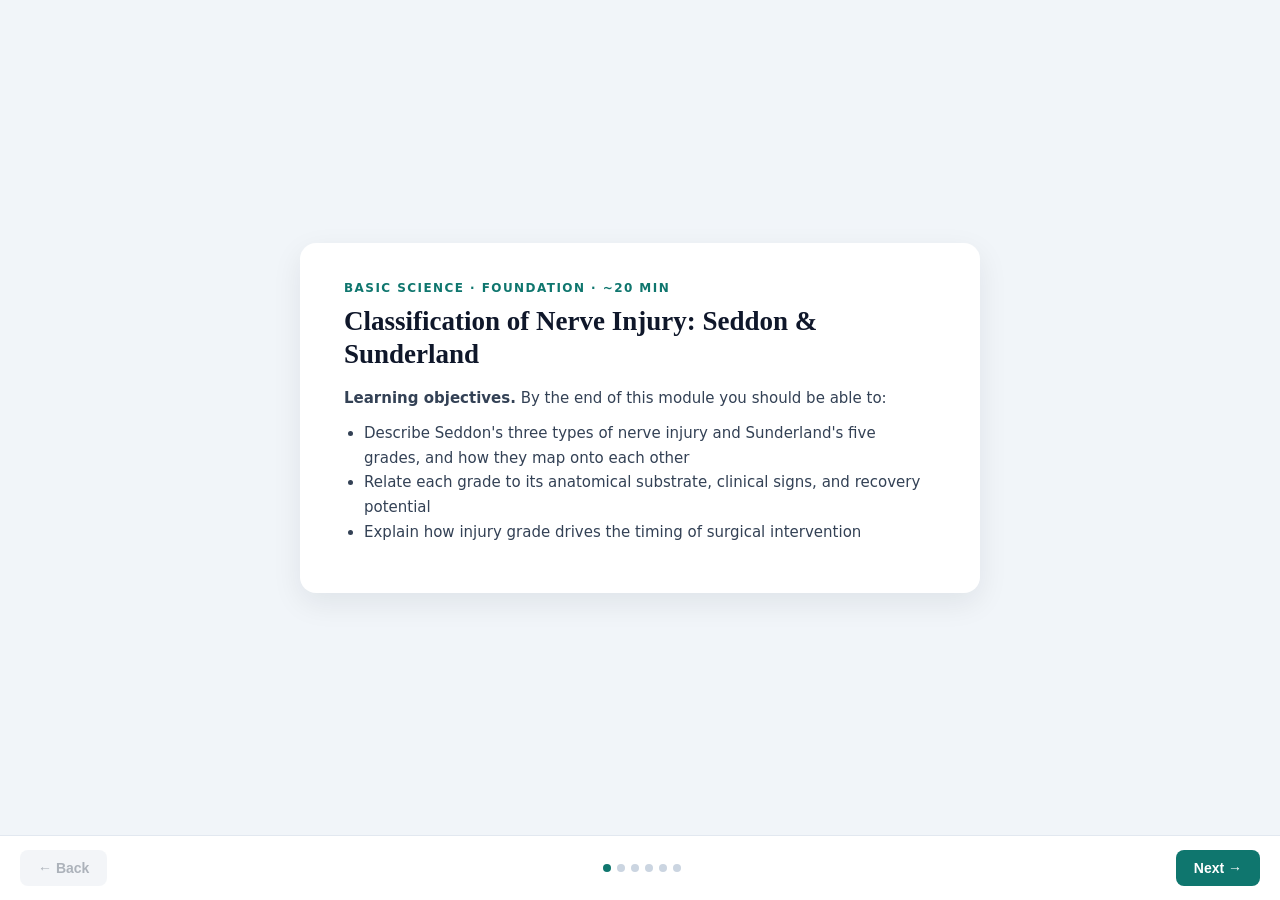
<file: courses/nerve-injury-classification/story.html>
<!doctype html>
<html lang="en">
<head>
<meta charset="utf-8" />
<meta name="viewport" content="width=device-width, initial-scale=1" />
<title>Classification of Nerve Injury: Seddon &amp; Sunderland</title>
<style>
  :root { --teal:#0f766e; --ink:#0f172a; }
  * { box-sizing:border-box; margin:0; }
  body { font-family:'Segoe UI',system-ui,sans-serif; background:#f1f5f9; color:var(--ink); height:100vh; display:flex; flex-direction:column; }
  .stage { flex:1; overflow-y:auto; display:flex; align-items:flex-start; justify-content:center; padding:24px; }
  .slide { display:none; max-width:680px; width:100%; background:#fff; border-radius:16px; padding:38px 44px; box-shadow:0 10px 30px rgb(15 23 42/.08); margin:auto 0; }
  .slide.active { display:block; animation:fade .25s ease; }
  @keyframes fade { from { opacity:0; transform:translateY(6px);} }
  .kicker { color:var(--teal); font-size:12px; font-weight:600; letter-spacing:.12em; text-transform:uppercase; margin-bottom:10px; }
  h1 { font-family:Georgia,serif; font-size:27px; line-height:1.25; margin-bottom:14px; }
  h2 { font-family:Georgia,serif; font-size:19px; margin:16px 0 6px; color:#134e4a; }
  p, li { font-size:15px; line-height:1.65; color:#334155; }
  p { margin-bottom:10px; } ul, ol { padding-left:20px; margin-bottom:10px; }
  table { width:100%; border-collapse:collapse; font-size:13.5px; margin:12px 0; }
  th, td { border:1px solid #e2e8f0; padding:7px 9px; text-align:left; vertical-align:top; }
  th { background:#f0fdfa; color:#134e4a; }
  .fact { background:#f0fdfa; border-left:4px solid var(--teal); border-radius:0 8px 8px 0; padding:12px 16px; font-size:14px; color:#134e4a; margin-top:14px; }
  .ref { font-size:13px; line-height:1.55; color:#334155; margin-bottom:10px; padding-left:24px; text-indent:-24px; }
  .ref a { color:var(--teal); word-break:break-all; }
  .bar { display:flex; align-items:center; justify-content:space-between; padding:14px 20px; background:#fff; border-top:1px solid #e2e8f0; }
  .dots { display:flex; gap:6px; } .dot { width:8px; height:8px; border-radius:50%; background:#cbd5e1; } .dot.on { background:var(--teal); }
  button.nav { border:0; border-radius:8px; padding:10px 18px; font-size:14px; font-weight:600; cursor:pointer; }
  .next { background:var(--teal); color:#fff; } .prev { background:#e2e8f0; color:#334155; }
  button.nav:disabled { opacity:.4; cursor:default; }
</style>
</head>
<body>
<div class="stage">

  <section class="slide active">
    <div class="kicker">Basic Science · Foundation · ~20 min</div>
    <h1>Classification of Nerve Injury: Seddon &amp; Sunderland</h1>
    <p><strong>Learning objectives.</strong> By the end of this module you should be able to:</p>
    <ul>
      <li>Describe Seddon's three types of nerve injury and Sunderland's five grades, and how they map onto each other</li>
      <li>Relate each grade to its anatomical substrate, clinical signs, and recovery potential</li>
      <li>Explain how injury grade drives the timing of surgical intervention</li>
    </ul>
  </section>

  <section class="slide">
    <div class="kicker">The Seddon classification (1943)</div>
    <h1>Three types of nerve injury</h1>
    <p>Writing from wartime experience, Seddon defined three injury types that remain the everyday clinical shorthand <sup>[1]</sup>:</p>
    <ul>
      <li><strong>Neurapraxia</strong> — focal myelin injury causing a conduction block; axons and connective tissue intact. No Wallerian degeneration. Full recovery, typically within days to ~12 weeks.</li>
      <li><strong>Axonotmesis</strong> — axons and myelin disrupted, but endoneurium, perineurium and epineurium preserved. Wallerian degeneration occurs distally; recovery depends on axonal regrowth at roughly 1 mm/day.</li>
      <li><strong>Neurotmesis</strong> — complete disruption of the entire nerve. No spontaneous recovery; surgery is required.</li>
    </ul>
    <div class="fact">Clinical correlate: neurapraxia has no Tinel sign and no denervation on EMG; axonotmesis shows an advancing Tinel sign as axons regenerate.</div>
  </section>

  <section class="slide">
    <div class="kicker">The Sunderland classification (1951)</div>
    <h1>Five grades, defined by which layers are lost</h1>
    <table>
      <tr><th>Grade</th><th>Structures disrupted</th><th>Spontaneous recovery</th></tr>
      <tr><td><strong>I</strong></td><td>Myelin only (= neurapraxia)</td><td>Complete; days–weeks</td></tr>
      <tr><td><strong>II</strong></td><td>Axon + myelin; endoneurium intact</td><td>Good; axons regrow within their tubes</td></tr>
      <tr><td><strong>III</strong></td><td>+ endoneurium; perineurium intact</td><td>Variable; intrafascicular fibrosis misdirects axons</td></tr>
      <tr><td><strong>IV</strong></td><td>+ perineurium; only epineurium intact</td><td>Poor — neuroma-in-continuity; surgery usually needed</td></tr>
      <tr><td><strong>V</strong></td><td>Complete transection (= neurotmesis)</td><td>None without repair</td></tr>
    </table>
    <p>Mackinnon and Dellon later added a <strong>grade VI</strong>: a mixed injury in which different fascicles in the same nerve sustain different grades — arguably the commonest pattern in penetrating trauma <sup>[3,4]</sup>.</p>
  </section>

  <section class="slide">
    <div class="kicker">Why the grade matters</div>
    <h1>From classification to clinical decision</h1>
    <ul>
      <li>Grades I–II are managed expectantly: recovery is predicted by the <strong>distance from lesion to target</strong> at ~1 mm/day.</li>
      <li>If a closed injury shows <strong>no clinical or electrical recovery by ~3 months</strong>, the lesion is behaving like grade III–V and surgical exploration is indicated.</li>
      <li>Grade IV–V lesions cannot recover spontaneously: they need resection of scar and repair or grafting.</li>
      <li><strong>MR neurography</strong> can now image fascicular disruption and neuroma-in-continuity, mapping the Seddon/Sunderland grade onto surgical planning non-invasively <sup>[3]</sup>.</li>
    </ul>
    <div class="fact">A non-advancing Tinel sign at the level of injury, with absent motor unit potentials at 3 months, is the classic picture of a lesion that will not recover without surgery.</div>
  </section>

  <section class="slide">
    <div class="kicker">Key points</div>
    <h1>Take-home messages</h1>
    <ol>
      <li>Seddon gives you three clinically useful categories; Sunderland gives you the anatomical detail that predicts recovery.</li>
      <li>The single most important distinction for the junior surgeon: <strong>is the endoneurial tube intact?</strong> If yes, regeneration can proceed; if no, recovery fails.</li>
      <li>Recovery rate ≈ 1 mm/day guides how long to wait — and when to stop waiting.</li>
      <li>Mixed (grade VI) injuries are common; treat each fascicular population on its merits.</li>
    </ol>
  </section>

  <section class="slide">
    <div class="kicker">References</div>
    <h1>Sources &amp; further reading</h1>
    <p class="ref">1. Seddon HJ. Three types of nerve injury. <em>Brain</em>. 1943;66(4):237–288. doi: <a href="https://doi.org/10.1093/brain/66.4.237">10.1093/brain/66.4.237</a></p>
    <p class="ref">2. Sunderland S. A classification of peripheral nerve injuries producing loss of function. <em>Brain</em>. 1951;74(4):491–516. doi: <a href="https://doi.org/10.1093/brain/74.4.491">10.1093/brain/74.4.491</a></p>
    <p class="ref">3. Chhabra A, Ahlawat S, Belzberg A, Andreseik G. Peripheral nerve injury grading simplified on MR neurography: as referenced to Seddon and Sunderland classifications. <em>Indian J Radiol Imaging</em>. 2014;24(3):217–224. doi: <a href="https://doi.org/10.4103/0971-3026.137025">10.4103/0971-3026.137025</a></p>
    <p class="ref">4. Grosu-Bularda A, Vancea CV, Hodea FV, et al. Optimizing peripheral nerve regeneration: surgical techniques, biomolecular and regenerative strategies — a narrative review. <em>Int J Mol Sci</em>. 2025;26(8):3895. doi: <a href="https://doi.org/10.3390/ijms26083895">10.3390/ijms26083895</a></p>
    <p style="font-size:12px;color:#94a3b8;margin-top:14px">Educational content for junior surgical trainees. All DOIs verified against CrossRef at the time of publication (Oct 2026).</p>
  </section>

</div>
<div class="bar">
  <button class="nav prev" id="prev" disabled>← Back</button>
  <div class="dots" id="dots"></div>
  <button class="nav next" id="next">Next →</button>
</div>
<script>
  const slides=document.querySelectorAll('.slide'),dots=document.getElementById('dots'),
        prev=document.getElementById('prev'),next=document.getElementById('next');let i=0;
  slides.forEach((_,k)=>{const d=document.createElement('div');d.className='dot'+(k===0?' on':'');dots.appendChild(d);});
  function show(n){i=Math.max(0,Math.min(slides.length-1,n));
    slides.forEach((s,k)=>s.classList.toggle('active',k===i));
    dots.querySelectorAll('.dot').forEach((d,k)=>d.classList.toggle('on',k===i));
    prev.disabled=i===0;next.disabled=i===slides.length-1;}
  prev.onclick=()=>show(i-1);next.onclick=()=>show(i+1);
  document.addEventListener('keydown',e=>{if(e.key==='ArrowRight')show(i+1);if(e.key==='ArrowLeft')show(i-1);});
</script>
</body>
</html>
</file>
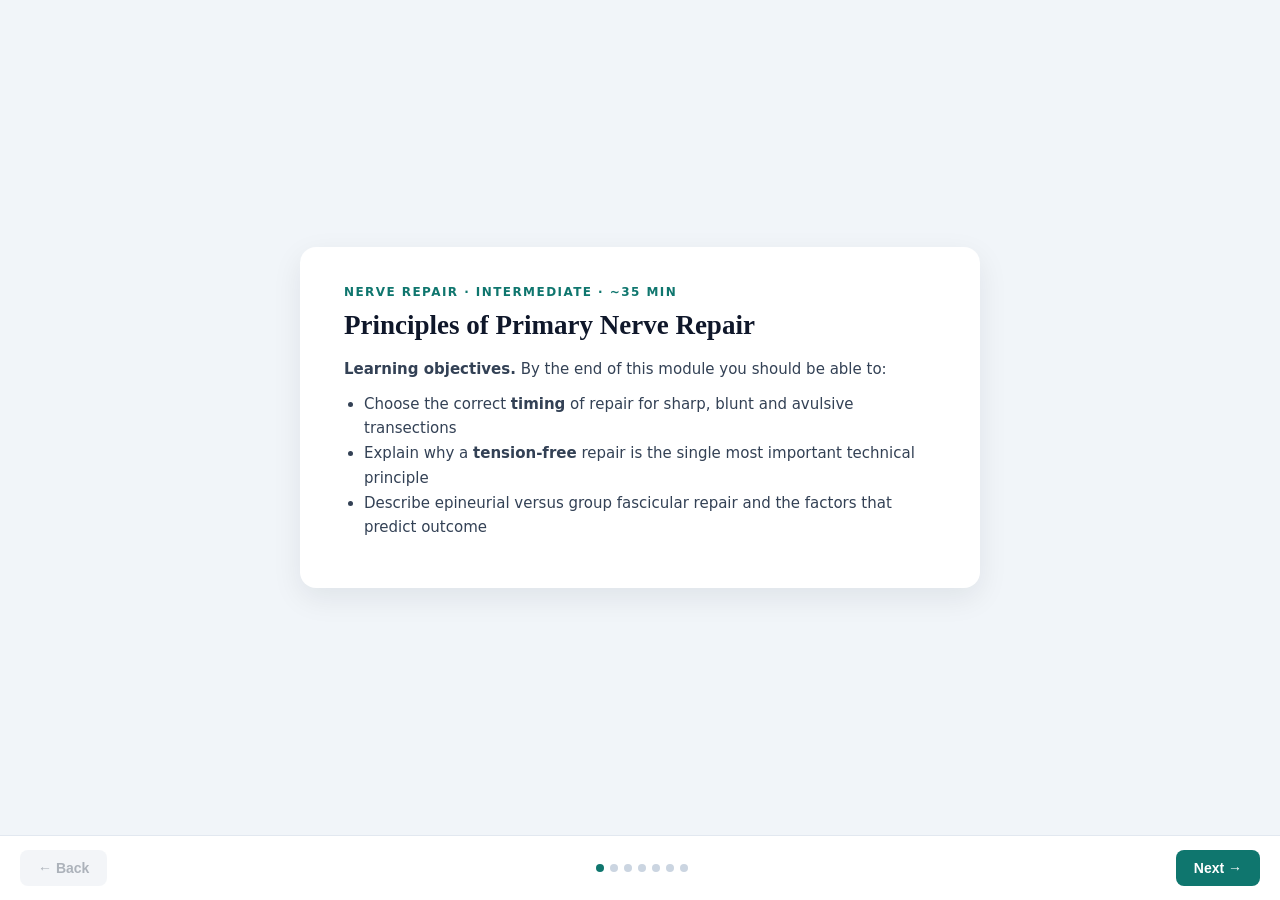
<file: courses/nerve-repair-principles/story.html>
<!doctype html>
<html lang="en">
<head>
<meta charset="utf-8" />
<meta name="viewport" content="width=device-width, initial-scale=1" />
<title>Principles of Primary Nerve Repair</title>
<style>
  :root { --teal:#0f766e; --ink:#0f172a; }
  * { box-sizing:border-box; margin:0; }
  body { font-family:'Segoe UI',system-ui,sans-serif; background:#f1f5f9; color:var(--ink); height:100vh; display:flex; flex-direction:column; }
  .stage { flex:1; overflow-y:auto; display:flex; align-items:flex-start; justify-content:center; padding:24px; }
  .slide { display:none; max-width:680px; width:100%; background:#fff; border-radius:16px; padding:38px 44px; box-shadow:0 10px 30px rgb(15 23 42/.08); margin:auto 0; }
  .slide.active { display:block; animation:fade .25s ease; }
  @keyframes fade { from { opacity:0; transform:translateY(6px);} }
  .kicker { color:var(--teal); font-size:12px; font-weight:600; letter-spacing:.12em; text-transform:uppercase; margin-bottom:10px; }
  h1 { font-family:Georgia,serif; font-size:27px; line-height:1.25; margin-bottom:14px; }
  h2 { font-family:Georgia,serif; font-size:19px; margin:16px 0 6px; color:#134e4a; }
  p, li { font-size:15px; line-height:1.65; color:#334155; }
  p { margin-bottom:10px; } ul, ol { padding-left:20px; margin-bottom:10px; }
  .fact { background:#f0fdfa; border-left:4px solid var(--teal); border-radius:0 8px 8px 0; padding:12px 16px; font-size:14px; color:#134e4a; margin-top:14px; }
  .ref { font-size:13px; line-height:1.55; color:#334155; margin-bottom:10px; padding-left:24px; text-indent:-24px; }
  .ref a { color:var(--teal); word-break:break-all; }
  .bar { display:flex; align-items:center; justify-content:space-between; padding:14px 20px; background:#fff; border-top:1px solid #e2e8f0; }
  .dots { display:flex; gap:6px; } .dot { width:8px; height:8px; border-radius:50%; background:#cbd5e1; } .dot.on { background:var(--teal); }
  button.nav { border:0; border-radius:8px; padding:10px 18px; font-size:14px; font-weight:600; cursor:pointer; }
  .next { background:var(--teal); color:#fff; } .prev { background:#e2e8f0; color:#334155; }
  button.nav:disabled { opacity:.4; cursor:default; }
</style>
</head>
<body>
<div class="stage">

  <section class="slide active">
    <div class="kicker">Nerve Repair · Intermediate · ~35 min</div>
    <h1>Principles of Primary Nerve Repair</h1>
    <p><strong>Learning objectives.</strong> By the end of this module you should be able to:</p>
    <ul>
      <li>Choose the correct <strong>timing</strong> of repair for sharp, blunt and avulsive transections</li>
      <li>Explain why a <strong>tension-free</strong> repair is the single most important technical principle</li>
      <li>Describe epineurial versus group fascicular repair and the factors that predict outcome</li>
    </ul>
  </section>

  <section class="slide">
    <div class="kicker">Timing</div>
    <h1>When to repair</h1>
    <ul>
      <li><strong>Sharp transection</strong> (knife, glass): repair within <strong>48–72 hours</strong> when the wound is clean — ideally at first presentation. Early repair lets you identify fascicles before retraction and stump fibrosis.</li>
      <li><strong>Crush or avulsion mechanisms</strong>: the extent of nerve damage is not immediately demarcated. Tag the ends and delay definitive repair by roughly <strong>2–3 weeks</strong>, when unhealthy nerve can be trimmed back to healthy, "pouting" fascicles <sup>[3,4]</sup>.</li>
      <li><strong>The outer limit:</strong> muscle endplates degenerate over ~12–18 months of denervation. Motor repairs delayed beyond 3–6 months after injury lose ground progressively; distal motor targets are the most time-critical <sup>[1,3]</sup>.</li>
    </ul>
    <div class="fact">"Repair sharply-divided nerves early; repair bluntly-divided nerves once you can see healthy fascicles; do not let the calendar reach 6 months for motor nerves."</div>
  </section>

  <section class="slide">
    <div class="kicker">Tension</div>
    <h1>The enemy of regeneration</h1>
    <ul>
      <li>A repair under tension compromises <strong>intraneural blood flow</strong> and provokes fibrosis — regenerating axons stall or escape.</li>
      <li>Mild tension can be absorbed by mobilising the nerve ends or modest joint positioning, but positioning that stretches the repair as the joint extends is a trap.</li>
      <li>If the gap cannot be closed tension-free after trimming to healthy fascicles, <strong>graft</strong> — a tension-free graft beats a tense direct repair, the lesson consolidated by Millesi and confirmed by modern meta-analysis <sup>[1,3]</sup>.</li>
    </ul>
  </section>

  <section class="slide">
    <div class="kicker">Technique</div>
    <h1>Epineurial vs group fascicular repair</h1>
    <ul>
      <li>Work under the <strong>operating microscope or loupes</strong>, with microsurgical instruments and 8-0 to 9-0 monofilament.</li>
      <li>Trim both stumps with a fresh blade until normal fascicular architecture bulges from the cut face.</li>
      <li><strong>Align, then coapt:</strong> use surface landmarks — longitudinal vasa nervorum, fascicular size and topography — to avoid rotational mismatch.</li>
      <li><strong>Epineurial repair</strong> is the workhorse for most distal, single-level injuries. <strong>Group fascicular repair</strong> suits proximal mixed nerves where topography is well defined. Evidence does not clearly favour one overall; alignment quality and minimal suture burden matter more <sup>[4]</sup>.</li>
      <li>Use the fewest sutures that hold coaptation; fibrin glue can supplement, not replace, alignment.</li>
    </ul>
  </section>

  <section class="slide">
    <div class="kicker">Outcomes</div>
    <h1>What determines the result</h1>
    <ul>
      <li>The meta-analysis of median and ulnar nerve repairs by Ruijs et al. found recovery is better with <strong>younger age, distal injury level, shorter delay, and median (vs ulnar) nerve</strong> — but even modern microsurgical repair returns full function in a minority of adults <sup>[1]</sup>.</li>
      <li>Sensory re-education after repair measurably improves functional sensibility — rehabilitation is part of the operation, not an afterthought <sup>[2]</sup>.</li>
      <li>Set expectations early: recovery proceeds at ~1 mm/day and is usually <em>useful</em> rather than normal in adults.</li>
    </ul>
  </section>

  <section class="slide">
    <div class="kicker">Key points</div>
    <h1>Take-home messages</h1>
    <ol>
      <li>Sharp → repair early; crush/avulsion → tag and repair at ~3 weeks.</li>
      <li>Never accept tension at the repair — graft instead.</li>
      <li>Trim to healthy fascicles, align meticulously, use minimal fine sutures.</li>
      <li>Prognosis rests on age, level, delay and nerve — counsel honestly.</li>
    </ol>
  </section>

  <section class="slide">
    <div class="kicker">References</div>
    <h1>Sources &amp; further reading</h1>
    <p class="ref">1. Ruijs ACJ, Jaquet JB, Kalmijn S, Giele H, Hovius SER. Median and ulnar nerve injuries: a meta-analysis of predictors of motor and sensory recovery after modern microsurgical nerve repair. <em>Plast Reconstr Surg</em>. 2005;116(2):484–494. doi: <a href="https://doi.org/10.1097/01.prs.0000172896.86594.07">10.1097/01.prs.0000172896.86594.07</a></p>
    <p class="ref">2. Lundborg G, Rosén B. Hand function after nerve repair. <em>Acta Physiol (Oxf)</em>. 2007;189(2):207–217. doi: <a href="https://doi.org/10.1111/j.1748-1716.2006.01653.x">10.1111/j.1748-1716.2006.01653.x</a></p>
    <p class="ref">3. Grinsell D, Keating CP. Peripheral nerve reconstruction after injury: a review of clinical and experimental therapies. <em>Biomed Res Int</em>. 2014;2014:698256. doi: <a href="https://doi.org/10.1155/2014/698256">10.1155/2014/698256</a></p>
    <p class="ref">4. Diao E, Vannuyen T. Techniques for primary nerve repair. <em>Hand Clin</em>. 2000;16(1):53–66. doi: <a href="https://doi.org/10.1016/S0749-0712(21)00501-1">10.1016/S0749-0712(21)00501-1</a></p>
    <p style="font-size:12px;color:#94a3b8;margin-top:14px">Educational content for junior surgical trainees. All DOIs verified against CrossRef at the time of publication (Oct 2026).</p>
  </section>

</div>
<div class="bar">
  <button class="nav prev" id="prev" disabled>← Back</button>
  <div class="dots" id="dots"></div>
  <button class="nav next" id="next">Next →</button>
</div>
<script>
  const slides=document.querySelectorAll('.slide'),dots=document.getElementById('dots'),
        prev=document.getElementById('prev'),next=document.getElementById('next');let i=0;
  slides.forEach((_,k)=>{const d=document.createElement('div');d.className='dot'+(k===0?' on':'');dots.appendChild(d);});
  function show(n){i=Math.max(0,Math.min(slides.length-1,n));
    slides.forEach((s,k)=>s.classList.toggle('active',k===i));
    dots.querySelectorAll('.dot').forEach((d,k)=>d.classList.toggle('on',k===i));
    prev.disabled=i===0;next.disabled=i===slides.length-1;}
  prev.onclick=()=>show(i-1);next.onclick=()=>show(i+1);
  document.addEventListener('keydown',e=>{if(e.key==='ArrowRight')show(i+1);if(e.key==='ArrowLeft')show(i-1);});
</script>
</body>
</html>
</file>
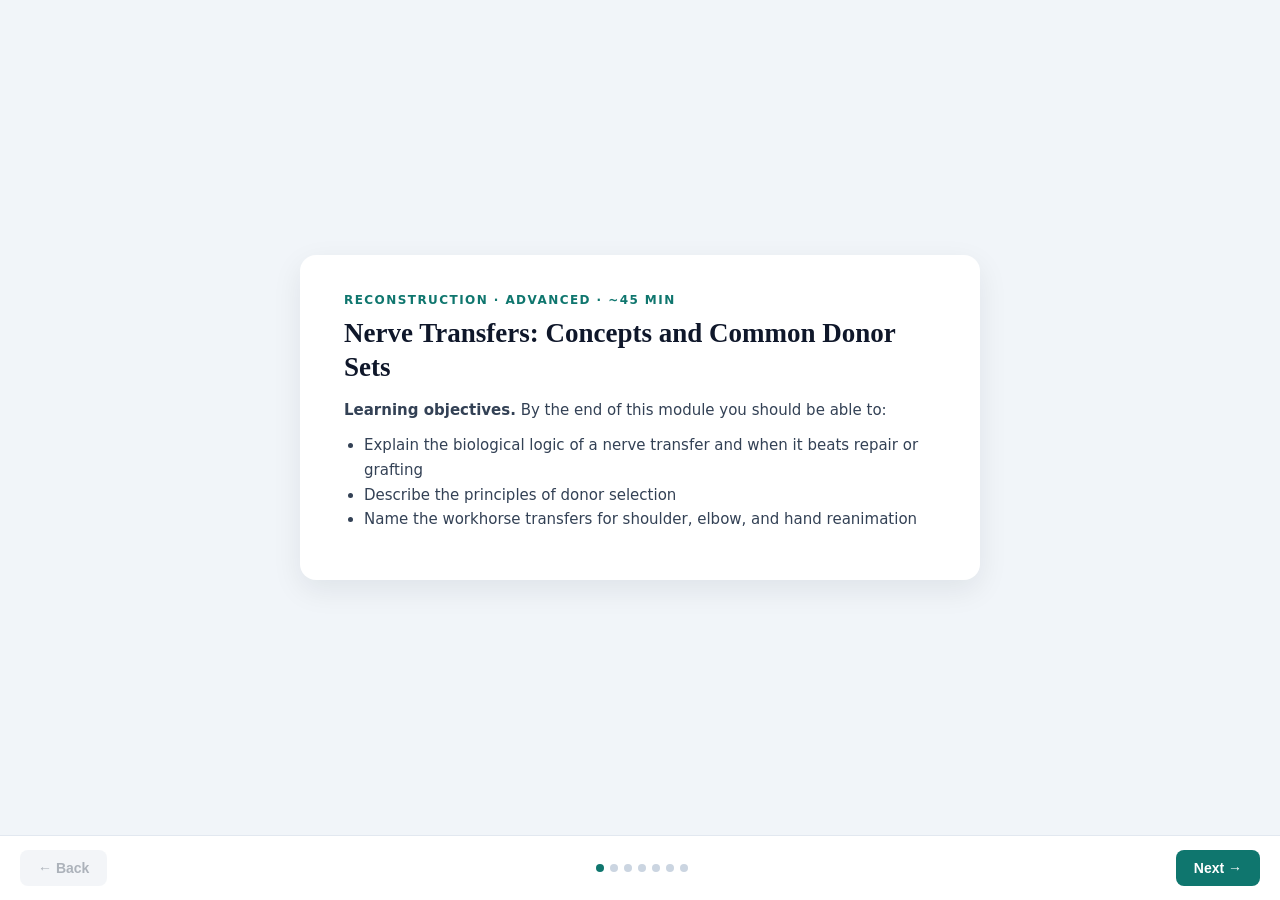
<file: courses/nerve-transfers/story.html>
<!doctype html>
<html lang="en">
<head>
<meta charset="utf-8" />
<meta name="viewport" content="width=device-width, initial-scale=1" />
<title>Nerve Transfers: Concepts and Common Donor Sets</title>
<style>
  :root { --teal:#0f766e; --ink:#0f172a; }
  * { box-sizing:border-box; margin:0; }
  body { font-family:'Segoe UI',system-ui,sans-serif; background:#f1f5f9; color:var(--ink); height:100vh; display:flex; flex-direction:column; }
  .stage { flex:1; overflow-y:auto; display:flex; align-items:flex-start; justify-content:center; padding:24px; }
  .slide { display:none; max-width:680px; width:100%; background:#fff; border-radius:16px; padding:38px 44px; box-shadow:0 10px 30px rgb(15 23 42/.08); margin:auto 0; }
  .slide.active { display:block; animation:fade .25s ease; }
  @keyframes fade { from { opacity:0; transform:translateY(6px);} }
  .kicker { color:var(--teal); font-size:12px; font-weight:600; letter-spacing:.12em; text-transform:uppercase; margin-bottom:10px; }
  h1 { font-family:Georgia,serif; font-size:27px; line-height:1.25; margin-bottom:14px; }
  h2 { font-family:Georgia,serif; font-size:19px; margin:16px 0 6px; color:#134e4a; }
  p, li { font-size:15px; line-height:1.65; color:#334155; }
  p { margin-bottom:10px; } ul, ol { padding-left:20px; margin-bottom:10px; }
  table { width:100%; border-collapse:collapse; font-size:13.5px; margin:12px 0; }
  th, td { border:1px solid #e2e8f0; padding:7px 9px; text-align:left; vertical-align:top; }
  th { background:#f0fdfa; color:#134e4a; }
  .fact { background:#f0fdfa; border-left:4px solid var(--teal); border-radius:0 8px 8px 0; padding:12px 16px; font-size:14px; color:#134e4a; margin-top:14px; }
  .ref { font-size:13px; line-height:1.55; color:#334155; margin-bottom:10px; padding-left:24px; text-indent:-24px; }
  .ref a { color:var(--teal); word-break:break-all; }
  .bar { display:flex; align-items:center; justify-content:space-between; padding:14px 20px; background:#fff; border-top:1px solid #e2e8f0; }
  .dots { display:flex; gap:6px; } .dot { width:8px; height:8px; border-radius:50%; background:#cbd5e1; } .dot.on { background:var(--teal); }
  button.nav { border:0; border-radius:8px; padding:10px 18px; font-size:14px; font-weight:600; cursor:pointer; }
  .next { background:var(--teal); color:#fff; } .prev { background:#e2e8f0; color:#334155; }
  button.nav:disabled { opacity:.4; cursor:default; }
</style>
</head>
<body>
<div class="stage">

  <section class="slide active">
    <div class="kicker">Reconstruction · Advanced · ~45 min</div>
    <h1>Nerve Transfers: Concepts and Common Donor Sets</h1>
    <p><strong>Learning objectives.</strong> By the end of this module you should be able to:</p>
    <ul>
      <li>Explain the biological logic of a nerve transfer and when it beats repair or grafting</li>
      <li>Describe the principles of donor selection</li>
      <li>Name the workhorse transfers for shoulder, elbow, and hand reanimation</li>
    </ul>
  </section>

  <section class="slide">
    <div class="kicker">The core concept</div>
    <h1>Converting a proximal injury into a distal one</h1>
    <ul>
      <li>A nerve transfer coapts an <strong>expendable, functioning donor</strong> fascicle or nerve to the <strong>denervated distal stump</strong>, close to the target muscle.</li>
      <li>This sidesteps the fundamental problem of proximal injuries: at ~1 mm/day, axons from a repaired axillary or C5–6 lesion may reach the motor endplates only after they have degenerated.</li>
      <li>Motor endplates become unreceptive after roughly <strong>12–18 months</strong> of denervation — so transfers are planned early, and a delayed presentation is an argument <em>for</em> a transfer, not against <sup>[1,4]</sup>.</li>
    </ul>
    <div class="fact">Think of a transfer as "rewiring": you sacrifice a redundant function to buy a short, fast, reliable reinnervation distance for a critical one.</div>
  </section>

  <section class="slide">
    <div class="kicker">Donor selection principles</div>
    <h1>What makes a good donor</h1>
    <ul>
      <li><strong>Expendable</strong> — sacrificing it leaves no clinically important deficit (ideally synergistic or redundant function).</li>
      <li><strong>Close to the target</strong> — minimises reinnervation time.</li>
      <li><strong>Size-matched, pure motor or pure sensory</strong> where possible — improves specificity of regeneration.</li>
      <li><strong>Direct coaptation without graft</strong> and without tension.</li>
      <li>Donor must be <strong>outside the zone of injury</strong> — verify function clinically and electrophysiologically before sacrificing it.</li>
    </ul>
  </section>

  <section class="slide">
    <div class="kicker">Workhorse transfers</div>
    <h1>The donor sets every trainee should know</h1>
    <table>
      <tr><th>Function restored</th><th>Transfer</th></tr>
      <tr><td>Shoulder abduction / external rotation</td><td>Spinal accessory nerve → suprascapular nerve</td></tr>
      <tr><td>Shoulder abduction</td><td>Triceps branch (radial nerve) → axillary nerve</td></tr>
      <tr><td>Elbow flexion</td><td>Oberlin: ulnar fascicle → musculocutaneous biceps branch; <strong>double fascicular</strong> (ulnar + median fascicles → biceps + brachialis branches) <sup>[3]</sup></td></tr>
      <tr><td>Wrist/finger extension (radial palsy)</td><td>Median nerve branches (e.g. FCR/FDS) → posterior interosseous nerve</td></tr>
      <tr><td>Intrinsic hand function in high ulnar injury</td><td>Distal anterior interosseous nerve → deep motor branch of ulnar nerve <sup>[2]</sup></td></tr>
    </table>
    <p>Meta-analysis of the shoulder/elbow literature supports transfers as reliable producers of useful (MRC ≥3–4) function when performed within months of injury <sup>[4]</sup>.</p>
  </section>

  <section class="slide">
    <div class="kicker">Outcomes &amp; rehabilitation</div>
    <h1>After the rewiring</h1>
    <ul>
      <li>Recovery begins within months because the coaptation is close to the target — the great advantage over proximal repair.</li>
      <li>Patients must <strong>re-learn the function</strong>: activating the donor movement (e.g. ulnar-innervated grip) initially drives the recipient (elbow flexion); cortical plasticity usually makes this near-automatic over 1–2 years <sup>[1]</sup>.</li>
      <li>Results are best in younger patients, early surgery, and pure-motor donors to pure-motor recipients.</li>
    </ul>
  </section>

  <section class="slide">
    <div class="kicker">Key points</div>
    <h1>Take-home messages</h1>
    <ol>
      <li>Transfers turn a long, slow, uncertain proximal reconstruction into a short, distal one.</li>
      <li>Time is nerve: refer suspected plexus and high nerve injuries <strong>early</strong> — the 12–18 month endplate clock cannot be reset.</li>
      <li>Know the workhorses: accessory→suprascapular, triceps→axillary, Oberlin/double fascicular for elbow flexion, AIN→ulnar motor.</li>
      <li>A transfer is only as good as the donor verification and the re-education that follows.</li>
    </ol>
  </section>

  <section class="slide">
    <div class="kicker">References</div>
    <h1>Sources &amp; further reading</h1>
    <p class="ref">1. Tung TH, Mackinnon SE. Nerve transfers: indications, techniques, and outcomes. <em>J Hand Surg Am</em>. 2010;35(2):332–341. doi: <a href="https://doi.org/10.1016/j.jhsa.2009.12.002">10.1016/j.jhsa.2009.12.002</a></p>
    <p class="ref">2. Novak CB, Mackinnon SE. Distal anterior interosseous nerve transfer to the deep motor branch of the ulnar nerve for reconstruction of high ulnar nerve injuries. <em>J Reconstr Microsurg</em>. 2002;18(6):459–464. doi: <a href="https://doi.org/10.1055/s-2002-33326">10.1055/s-2002-33326</a></p>
    <p class="ref">3. Mackinnon SE, Novak CB, Myckatyn TM, Tung TH. Results of reinnervation of the biceps and brachialis muscles with a double fascicular transfer for elbow flexion. <em>J Hand Surg Am</em>. 2005;30(5):978–985. doi: <a href="https://doi.org/10.1016/j.jhsa.2005.05.014">10.1016/j.jhsa.2005.05.014</a></p>
    <p class="ref">4. Merrell GA, Barrie KA, Katz DL, Wolfe SW. Results of nerve transfer techniques for restoration of shoulder and elbow function in the context of a meta-analysis of the English literature. <em>J Hand Surg Am</em>. 2001;26(2):303–314. doi: <a href="https://doi.org/10.1053/jhsu.2001.21518">10.1053/jhsu.2001.21518</a></p>
    <p style="font-size:12px;color:#94a3b8;margin-top:14px">Educational content for junior surgical trainees. All DOIs verified against CrossRef at the time of publication (Oct 2026).</p>
  </section>

</div>
<div class="bar">
  <button class="nav prev" id="prev" disabled>← Back</button>
  <div class="dots" id="dots"></div>
  <button class="nav next" id="next">Next →</button>
</div>
<script>
  const slides=document.querySelectorAll('.slide'),dots=document.getElementById('dots'),
        prev=document.getElementById('prev'),next=document.getElementById('next');let i=0;
  slides.forEach((_,k)=>{const d=document.createElement('div');d.className='dot'+(k===0?' on':'');dots.appendChild(d);});
  function show(n){i=Math.max(0,Math.min(slides.length-1,n));
    slides.forEach((s,k)=>s.classList.toggle('active',k===i));
    dots.querySelectorAll('.dot').forEach((d,k)=>d.classList.toggle('on',k===i));
    prev.disabled=i===0;next.disabled=i===slides.length-1;}
  prev.onclick=()=>show(i-1);next.onclick=()=>show(i+1);
  document.addEventListener('keydown',e=>{if(e.key==='ArrowRight')show(i+1);if(e.key==='ArrowLeft')show(i-1);});
</script>
</body>
</html>
</file>
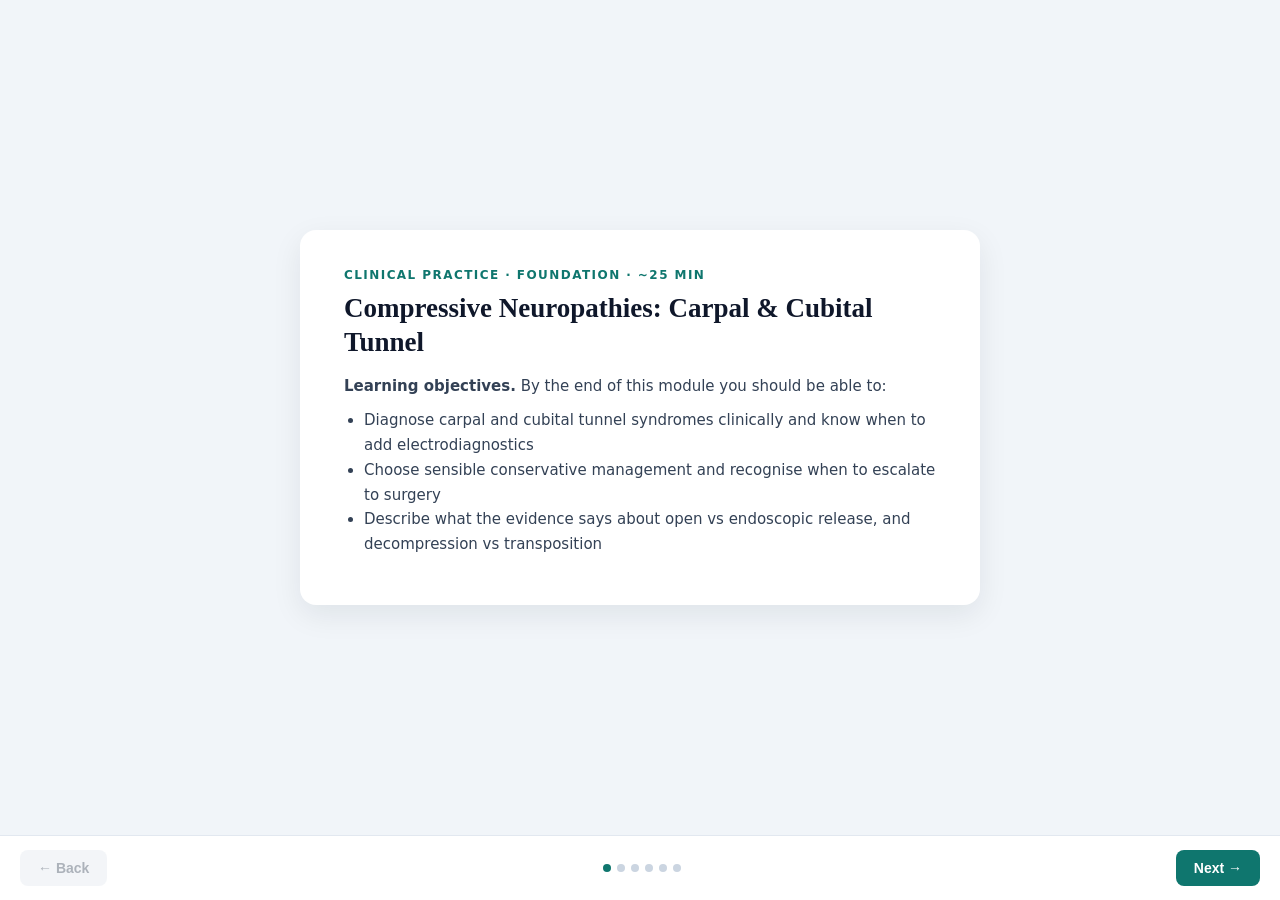
<file: public/courses/compressive-neuropathies/story.html>
<!doctype html>
<html lang="en">
<head>
<meta charset="utf-8" />
<meta name="viewport" content="width=device-width, initial-scale=1" />
<title>Compressive Neuropathies: Carpal &amp; Cubital Tunnel</title>
<style>
  :root { --teal:#0f766e; --ink:#0f172a; }
  * { box-sizing:border-box; margin:0; }
  body { font-family:'Segoe UI',system-ui,sans-serif; background:#f1f5f9; color:var(--ink); height:100vh; display:flex; flex-direction:column; }
  .stage { flex:1; overflow-y:auto; display:flex; align-items:flex-start; justify-content:center; padding:24px; }
  .slide { display:none; max-width:680px; width:100%; background:#fff; border-radius:16px; padding:38px 44px; box-shadow:0 10px 30px rgb(15 23 42/.08); margin:auto 0; }
  .slide.active { display:block; animation:fade .25s ease; }
  @keyframes fade { from { opacity:0; transform:translateY(6px);} }
  .kicker { color:var(--teal); font-size:12px; font-weight:600; letter-spacing:.12em; text-transform:uppercase; margin-bottom:10px; }
  h1 { font-family:Georgia,serif; font-size:27px; line-height:1.25; margin-bottom:14px; }
  h2 { font-family:Georgia,serif; font-size:19px; margin:16px 0 6px; color:#134e4a; }
  p, li { font-size:15px; line-height:1.65; color:#334155; }
  p { margin-bottom:10px; } ul, ol { padding-left:20px; margin-bottom:10px; }
  .fact { background:#f0fdfa; border-left:4px solid var(--teal); border-radius:0 8px 8px 0; padding:12px 16px; font-size:14px; color:#134e4a; margin-top:14px; }
  .ref { font-size:13px; line-height:1.55; color:#334155; margin-bottom:10px; padding-left:24px; text-indent:-24px; }
  .ref a { color:var(--teal); word-break:break-all; }
  .fig { margin:16px 0; }
  .fig svg { width:100%; height:auto; display:block; }
  .fig figcaption { font-size:12px; color:#64748b; margin-top:6px; }
  .bar { display:flex; align-items:center; justify-content:space-between; padding:14px 20px; background:#fff; border-top:1px solid #e2e8f0; }
  .dots { display:flex; gap:6px; } .dot { width:8px; height:8px; border-radius:50%; background:#cbd5e1; } .dot.on { background:var(--teal); }
  button.nav { border:0; border-radius:8px; padding:10px 18px; font-size:14px; font-weight:600; cursor:pointer; }
  .next { background:var(--teal); color:#fff; } .prev { background:#e2e8f0; color:#334155; }
  button.nav:disabled { opacity:.4; cursor:default; }
</style>
</head>
<body>
<div class="stage">

  <section class="slide active">
    <div class="kicker">Clinical Practice · Foundation · ~25 min</div>
    <h1>Compressive Neuropathies: Carpal &amp; Cubital Tunnel</h1>
    <p><strong>Learning objectives.</strong> By the end of this module you should be able to:</p>
    <ul>
      <li>Diagnose carpal and cubital tunnel syndromes clinically and know when to add electrodiagnostics</li>
      <li>Choose sensible conservative management and recognise when to escalate to surgery</li>
      <li>Describe what the evidence says about open vs endoscopic release, and decompression vs transposition</li>
    </ul>
  </section>

  <section class="slide">
    <div class="kicker">Carpal tunnel syndrome</div>
    <h1>The commonest entrapment neuropathy</h1>
    <ul>
      <li>Population prevalence is around <strong>3%</strong> in the classic JAMA study by Atroshi et al., with electrophysiological confirmation in about half of symptomatic hands <sup>[2]</sup>.</li>
      <li>Typical picture: night-time paraesthesia in the median digits, shaking the hand for relief, thenar weakness late. Provocative tests (Phalen, Durkan compression) and sensory mapping support — not make — the diagnosis <sup>[1]</sup>.</li>
      <li><strong>NCS</strong> grade severity and provide a baseline before surgery; they matter most when the picture is atypical or surgery is contemplated.</li>
      <li>Ask about drivers: pregnancy, diabetes, hypothyroidism, obesity, wrist arthritis <sup>[1]</sup>.</li>
    </ul>
    <figure class="fig">
      <svg viewBox="0 0 420 240" role="img" aria-label="Cross-section of the carpal tunnel">
        <rect x="30" y="20" width="300" height="200" rx="24" fill="#f8fafc" stroke="#cbd5e1" stroke-width="2"/>
        <rect x="55" y="70" width="250" height="16" rx="6" fill="#e2e8f0" stroke="#94a3b8" stroke-width="2"/>
        <ellipse cx="150" cy="100" rx="26" ry="13" fill="#fde68a" stroke="#dc2626" stroke-width="2.5"/>
        <line x1="150" y1="60" x2="150" y2="82" stroke="#dc2626" stroke-width="2.5"/>
        <path d="M150 84 l-5 -8 h 10 z" fill="#dc2626"/>
        <g fill="#dbeafe" stroke="#3b82f6" stroke-width="2">
          <circle cx="200" cy="105" r="11"/><circle cx="228" cy="105" r="11"/><circle cx="256" cy="105" r="11"/>
          <circle cx="186" cy="130" r="11"/><circle cx="214" cy="130" r="11"/><circle cx="242" cy="130" r="11"/><circle cx="270" cy="130" r="11"/>
          <circle cx="200" cy="155" r="11"/><circle cx="228" cy="155" r="11"/><circle cx="256" cy="155" r="11"/>
        </g>
        <g fill="#e7e5e4" stroke="#a8a29e" stroke-width="2">
          <rect x="70" y="180" width="46" height="24" rx="8"/>
          <rect x="126" y="188" width="46" height="24" rx="8"/>
          <rect x="182" y="192" width="46" height="24" rx="8"/>
          <rect x="238" y="188" width="46" height="24" rx="8"/>
          <rect x="294" y="180" width="30" height="24" rx="8"/>
        </g>
        <g font-size="11.5" fill="#334155">
          <text x="332" y="82">retinaculum</text>
          <text x="332" y="103" fill="#b91c1c">median nerve</text>
          <text x="332" y="140" fill="#1d4ed8">flexor tendons</text>
          <text x="332" y="205">carpal bones</text>
        </g>
      </svg>
      <figcaption>Figure. The carpal tunnel is a fibro-osseous channel: the median nerve is compressed beneath the flexor retinaculum.</figcaption>
    </figure>
  </section>

  <section class="slide">
    <div class="kicker">CTS: management</div>
    <h1>Splint, inject, or release?</h1>
    <ul>
      <li><strong>Mild–moderate, early:</strong> neutral wrist night splinting; a single corticosteroid injection gives good short-term relief and doubles as a diagnostic test <sup>[1]</sup>.</li>
      <li><strong>Severe or persistent symptoms, thenar weakness/atrophy:</strong> surgical decompression — dividing the transverse carpal ligament — is definitive.</li>
      <li><strong>Open vs endoscopic:</strong> early RCTs suggested faster early recovery with endoscopic release, but extended follow-up shows the techniques converge — the JAMA long-term RCT found <strong>no clinically important difference at 5 years</strong>, with equivalent safety <sup>[3]</sup>. Technique choice is surgeon- and patient-dependent.</li>
    </ul>
    <div class="fact">Counsel patients: symptom relief after release is usually prompt, but thenar muscle recovery and normalisation of sensation can take months in severe disease.</div>
  </section>

  <section class="slide">
    <div class="kicker">Cubital tunnel syndrome</div>
    <h1>The second commonest — and the contested operation</h1>
    <ul>
      <li>Ulnar neuropathy at the elbow: paraesthesia in the little/ring fingers, worse with elbow flexion; intrinsic weakness and clawing late. Grade severity (e.g. McGowan) clinically; NCS localise across the elbow.</li>
      <li><strong>Mild disease:</strong> activity modification and night extension splinting succeed in most patients with mild dysfunction <sup>[5]</sup>.</li>
      <li><strong>Surgery:</strong> options are in situ decompression (open or endoscopic), anterior transposition (subcutaneous/submuscular), and medial epicondylectomy.</li>
      <li>The meta-analysis by Macadam et al. found <strong>no significant difference in outcomes</strong> between simple decompression and transposition for idiopathic cubital tunnel syndrome — with a trend toward fewer complications with simple decompression <sup>[4]</sup>. Reserve transposition for nerve subluxation, severe disease, or a scarred/hostile bed <sup>[5]</sup>.</li>
    </ul>
  </section>

  <section class="slide">
    <div class="kicker">Key points</div>
    <h1>Take-home messages</h1>
    <ol>
      <li>CTS is a clinical diagnosis first; NCS grade severity and protect you pre-operatively.</li>
      <li>Splint/inject early CTS; release severe or refractory disease. Open and endoscopic release are equivalent long-term.</li>
      <li>Cubital tunnel: splint mild disease; for surgery, in situ decompression is as good as transposition for most idiopathic cases.</li>
      <li>In both, duration and severity of compression predict how much function returns after decompression.</li>
    </ol>
  </section>

  <section class="slide">
    <div class="kicker">References</div>
    <h1>Sources &amp; further reading</h1>
    <p class="ref">1. Padua L, Coraci D, Erra C, et al. Carpal tunnel syndrome: clinical features, diagnosis, and management. <em>Lancet Neurol</em>. 2016;15(12):1273–1284. doi: <a href="https://doi.org/10.1016/S1474-4422(16)30231-9">10.1016/S1474-4422(16)30231-9</a></p>
    <p class="ref">2. Atroshi I, Gummesson C, Johnsson R, Ornstein E, Ranstam J, Rosén I. Prevalence of carpal tunnel syndrome in a general population. <em>JAMA</em>. 1999;282(2):153–158. doi: <a href="https://doi.org/10.1001/jama.282.2.153">10.1001/jama.282.2.153</a></p>
    <p class="ref">3. Atroshi I, Hofer M, Larsson GU, Ranstam J. Extended follow-up of a randomized clinical trial of open vs endoscopic release surgery for carpal tunnel syndrome. <em>JAMA</em>. 2015;314(13):1399–1401. doi: <a href="https://doi.org/10.1001/jama.2015.12208">10.1001/jama.2015.12208</a></p>
    <p class="ref">4. Macadam SA, Gandhi R, Bezuhly M, Lefaivre KA. Simple decompression versus anterior subcutaneous and submuscular transposition of the ulnar nerve for cubital tunnel syndrome: a meta-analysis. <em>J Hand Surg Am</em>. 2008;33(8):1314.e1–1314.e12. doi: <a href="https://doi.org/10.1016/j.jhsa.2008.03.006">10.1016/j.jhsa.2008.03.006</a></p>
    <p class="ref">5. Staples JR, Calfee R. Cubital tunnel syndrome: current concepts. <em>J Am Acad Orthop Surg</em>. 2017;25(10):e215–e224. doi: <a href="https://doi.org/10.5435/JAAOS-D-15-00261">10.5435/JAAOS-D-15-00261</a></p>
    <p style="font-size:12px;color:#94a3b8;margin-top:14px">Educational content for junior surgical trainees. All DOIs verified against CrossRef at the time of publication (Oct 2026).</p>
  </section>

</div>
<div class="bar">
  <button class="nav prev" id="prev" disabled>← Back</button>
  <div class="dots" id="dots"></div>
  <button class="nav next" id="next">Next →</button>
</div>
<script>
  const slides=document.querySelectorAll('.slide'),dots=document.getElementById('dots'),
        prev=document.getElementById('prev'),next=document.getElementById('next');let i=0;
  slides.forEach((_,k)=>{const d=document.createElement('div');d.className='dot'+(k===0?' on':'');dots.appendChild(d);});
  function show(n){i=Math.max(0,Math.min(slides.length-1,n));
    slides.forEach((s,k)=>s.classList.toggle('active',k===i));
    dots.querySelectorAll('.dot').forEach((d,k)=>d.classList.toggle('on',k===i));
    prev.disabled=i===0;next.disabled=i===slides.length-1;}
  prev.onclick=()=>show(i-1);next.onclick=()=>show(i+1);
  document.addEventListener('keydown',e=>{if(e.key==='ArrowRight')show(i+1);if(e.key==='ArrowLeft')show(i-1);});
</script>
</body>
</html>
</file>
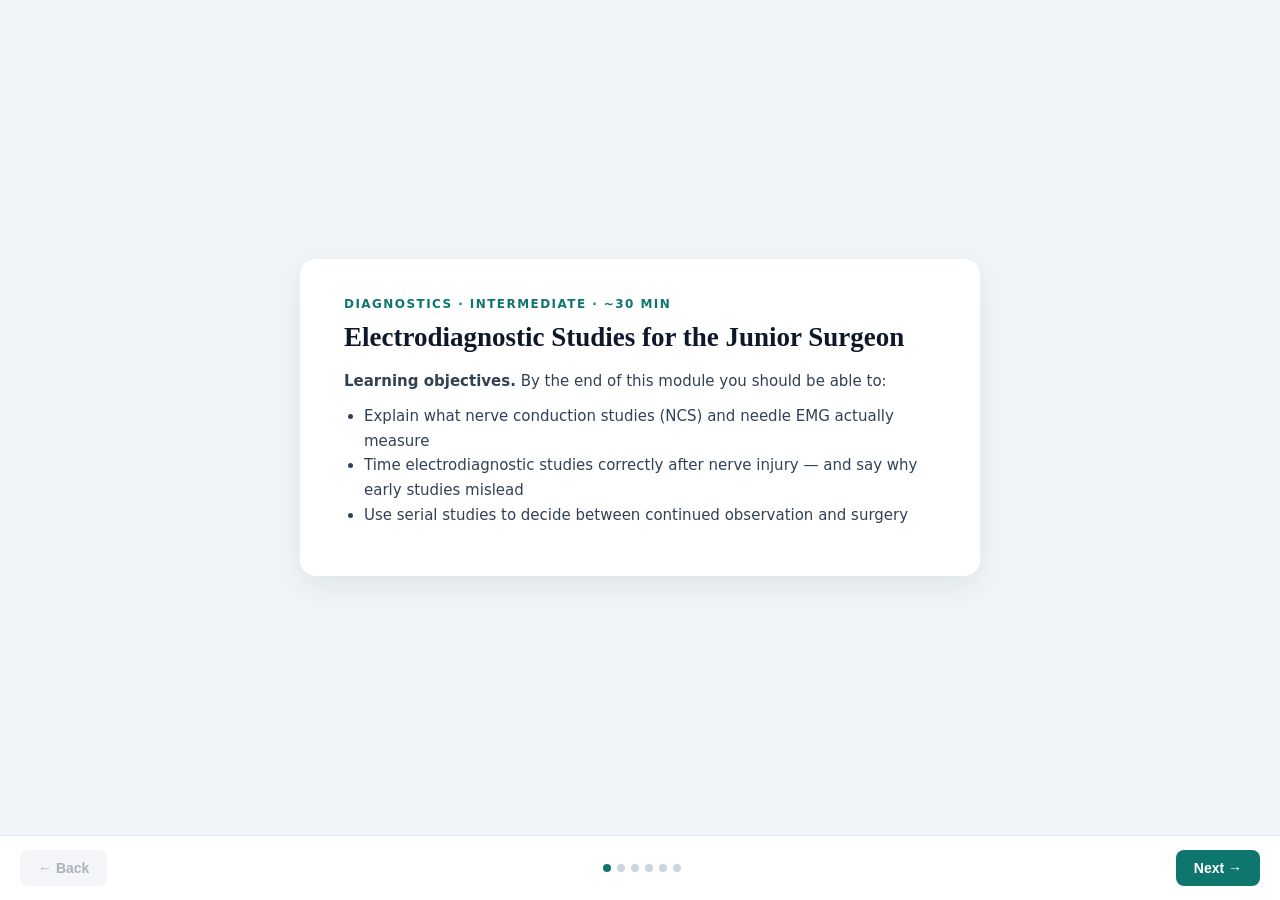
<file: public/courses/electrodiagnostics/story.html>
<!doctype html>
<html lang="en">
<head>
<meta charset="utf-8" />
<meta name="viewport" content="width=device-width, initial-scale=1" />
<title>Electrodiagnostic Studies for the Junior Surgeon</title>
<style>
  :root { --teal:#0f766e; --ink:#0f172a; }
  * { box-sizing:border-box; margin:0; }
  body { font-family:'Segoe UI',system-ui,sans-serif; background:#f1f5f9; color:var(--ink); height:100vh; display:flex; flex-direction:column; }
  .stage { flex:1; overflow-y:auto; display:flex; align-items:flex-start; justify-content:center; padding:24px; }
  .slide { display:none; max-width:680px; width:100%; background:#fff; border-radius:16px; padding:38px 44px; box-shadow:0 10px 30px rgb(15 23 42/.08); margin:auto 0; }
  .slide.active { display:block; animation:fade .25s ease; }
  @keyframes fade { from { opacity:0; transform:translateY(6px);} }
  .kicker { color:var(--teal); font-size:12px; font-weight:600; letter-spacing:.12em; text-transform:uppercase; margin-bottom:10px; }
  h1 { font-family:Georgia,serif; font-size:27px; line-height:1.25; margin-bottom:14px; }
  h2 { font-family:Georgia,serif; font-size:19px; margin:16px 0 6px; color:#134e4a; }
  p, li { font-size:15px; line-height:1.65; color:#334155; }
  p { margin-bottom:10px; } ul, ol { padding-left:20px; margin-bottom:10px; }
  table { width:100%; border-collapse:collapse; font-size:13.5px; margin:12px 0; }
  th, td { border:1px solid #e2e8f0; padding:7px 9px; text-align:left; vertical-align:top; }
  th { background:#f0fdfa; color:#134e4a; }
  .fact { background:#f0fdfa; border-left:4px solid var(--teal); border-radius:0 8px 8px 0; padding:12px 16px; font-size:14px; color:#134e4a; margin-top:14px; }
  .ref { font-size:13px; line-height:1.55; color:#334155; margin-bottom:10px; padding-left:24px; text-indent:-24px; }
  .ref a { color:var(--teal); word-break:break-all; }
  .fig { margin:16px 0; }
  .fig svg { width:100%; height:auto; display:block; }
  .fig figcaption { font-size:12px; color:#64748b; margin-top:6px; }
  .bar { display:flex; align-items:center; justify-content:space-between; padding:14px 20px; background:#fff; border-top:1px solid #e2e8f0; }
  .dots { display:flex; gap:6px; } .dot { width:8px; height:8px; border-radius:50%; background:#cbd5e1; } .dot.on { background:var(--teal); }
  button.nav { border:0; border-radius:8px; padding:10px 18px; font-size:14px; font-weight:600; cursor:pointer; }
  .next { background:var(--teal); color:#fff; } .prev { background:#e2e8f0; color:#334155; }
  button.nav:disabled { opacity:.4; cursor:default; }
</style>
</head>
<body>
<div class="stage">

  <section class="slide active">
    <div class="kicker">Diagnostics · Intermediate · ~30 min</div>
    <h1>Electrodiagnostic Studies for the Junior Surgeon</h1>
    <p><strong>Learning objectives.</strong> By the end of this module you should be able to:</p>
    <ul>
      <li>Explain what nerve conduction studies (NCS) and needle EMG actually measure</li>
      <li>Time electrodiagnostic studies correctly after nerve injury — and say why early studies mislead</li>
      <li>Use serial studies to decide between continued observation and surgery</li>
    </ul>
  </section>

  <section class="slide">
    <div class="kicker">What the tests measure</div>
    <h1>NCS and EMG in plain terms</h1>
    <h2>Nerve conduction studies</h2>
    <ul>
      <li><strong>CMAP</strong> (compound muscle action potential): motor axons. Amplitude reflects the number of functioning motor axons; latency/conduction velocity reflect myelin.</li>
      <li><strong>SNAP</strong> (sensory nerve action potential): sensory axons distal to the dorsal root ganglion.</li>
    </ul>
    <h2>Needle EMG</h2>
    <ul>
      <li><strong>Fibrillations and positive sharp waves</strong> = denervated muscle fibres.</li>
      <li><strong>Motor unit action potentials (MUAPs)</strong> — their absence, recruitment pattern, and later "nascent" (small, polyphasic) reinnervation potentials tell you whether axons are reaching muscle.</li>
    </ul>
    <div class="fact">A preserved SNAP with a paralysed, sensory-loss limb suggests a lesion <em>proximal</em> to the dorsal root ganglion — e.g. root avulsion in brachial plexus injury <sup>[1,4]</sup>.</div>
  </section>

  <section class="slide">
    <div class="kicker">Timing is everything</div>
    <h1>Why "too early" means "useless"</h1>
    <ul>
      <li>Wallerian degeneration takes about <strong>72 hours</strong> to complete: in the first days after transection the distal stump still conducts, so NCS can look deceptively normal <sup>[2]</sup>.</li>
      <li><strong>Fibrillation potentials and positive sharp waves</strong> take <strong>2–3 weeks</strong> to appear in denervated muscle (longer proximally).</li>
      <li>The first informative window is therefore around <strong>3–4 weeks</strong> after injury.</li>
      <li>Reinnervation is tracked <strong>serially</strong>: nascent MUAPs on EMG often precede clinical recovery by weeks and can justify continued observation.</li>
    </ul>
    <figure class="fig">
      <svg viewBox="0 0 560 150" role="img" aria-label="Timeline of electrodiagnostic changes after nerve injury">
        <rect x="30" y="62" width="95" height="34" fill="#fee2e2"/>
        <rect x="255" y="62" width="275" height="34" fill="#d1fae5"/>
        <line x1="30" y1="96" x2="530" y2="96" stroke="#475569" stroke-width="2"/>
        <path d="M530 96 l-10 -5 v 10 z" fill="#475569"/>
        <g stroke="#475569" stroke-width="2">
          <line x1="30" y1="88" x2="30" y2="104"/>
          <line x1="125" y1="88" x2="125" y2="104"/>
          <line x1="255" y1="88" x2="255" y2="104"/>
          <line x1="470" y1="88" x2="470" y2="104"/>
        </g>
        <g font-size="12" fill="#334155" text-anchor="middle">
          <text x="30" y="122">Injury</text>
          <text x="125" y="122">~72 h</text>
          <text x="255" y="122">2–3 weeks</text>
          <text x="470" y="122">~3–4 months</text>
          <text x="77" y="52" fill="#b91c1c">too early — misleading</text>
          <text x="392" y="52" fill="#065f46">informative window</text>
        </g>
        <g font-size="11.5" fill="#64748b" text-anchor="middle">
          <text x="125" y="140">distal stump stops conducting</text>
          <text x="255" y="140">fibrillations appear</text>
          <text x="470" y="140">operate if no reinnervation</text>
        </g>
      </svg>
      <figcaption>Figure. What electrodiagnostics can tell you depends on when you test.</figcaption>
    </figure>
    <div class="fact">Practical rule: a study done in the first week answers "is the nerve in continuity electrically?", not "will it recover?". Recovery questions need the 3–4 week baseline and a ~3 month repeat.</div>
  </section>

  <section class="slide">
    <div class="kicker">Interpretation</div>
    <h1>What electrodiagnostics can and cannot tell you</h1>
    <ul>
      <li><strong>Can:</strong> localise the lesion; distinguish demyelinating conduction block (neurapraxia) from axonal loss; detect early reinnervation; separate preganglionic from postganglionic plexus lesions.</li>
      <li><strong>Cannot:</strong> reliably distinguish Sunderland grades III, IV and V from each other — all show complete axonal loss. That distinction is clinical and, increasingly, radiological (MR neurography / ultrasound).</li>
      <li>An <strong>absent CMAP with no reinnervation at 3–4 months</strong> after a closed injury is a strong argument for exploration and repair <sup>[1,2]</sup>.</li>
    </ul>
  </section>

  <section class="slide">
    <div class="kicker">Key points</div>
    <h1>Take-home messages</h1>
    <ol>
      <li>Order NCS/EMG at <strong>3–4 weeks</strong>, not in the first days, and repeat at ~3 months if recovery is in doubt.</li>
      <li>Read the report actively: CMAP/SNAP amplitudes, fibrillations, MUAP recruitment — not just the conclusion line.</li>
      <li>Electrodiagnostics complements — never replaces — the advancing Tinel sign and serial clinical examination.</li>
      <li>The decision to operate is made on the <strong>trend</strong>: no clinical <em>and</em> no electrical recovery by 3–4 months = surgery.</li>
    </ol>
  </section>

  <section class="slide">
    <div class="kicker">References</div>
    <h1>Sources &amp; further reading</h1>
    <p class="ref">1. Campbell WW. Evaluation and management of peripheral nerve injury. <em>Clin Neurophysiol</em>. 2008;119(9):1951–1965. doi: <a href="https://doi.org/10.1016/j.clinph.2008.03.018">10.1016/j.clinph.2008.03.018</a></p>
    <p class="ref">2. Robinson LR. Traumatic injury to peripheral nerves. <em>Muscle Nerve</em>. 2000;23(6):863–873. doi: <a href="https://doi.org/10.1002/(SICI)1097-4598(200006)23:6%3C863::AID-MUS4%3E3.0.CO;2-0">10.1002/(SICI)1097-4598(200006)23:6&lt;863::AID-MUS4&gt;3.0.CO;2-0</a></p>
    <p class="ref">3. Werner RA, Andary M. Electrodiagnostic evaluation of carpal tunnel syndrome. <em>Muscle Nerve</em>. 2011;44(4):597–607. doi: <a href="https://doi.org/10.1002/mus.22208">10.1002/mus.22208</a></p>
    <p class="ref">4. Aminoff MJ. Electrophysiologic testing for the diagnosis of peripheral nerve injuries. <em>Anesthesiology</em>. 2004;100(5):1298–1303. doi: <a href="https://doi.org/10.1097/00000542-200405000-00034">10.1097/00000542-200405000-00034</a></p>
    <p style="font-size:12px;color:#94a3b8;margin-top:14px">Educational content for junior surgical trainees. All DOIs verified against CrossRef at the time of publication (Oct 2026).</p>
  </section>

</div>
<div class="bar">
  <button class="nav prev" id="prev" disabled>← Back</button>
  <div class="dots" id="dots"></div>
  <button class="nav next" id="next">Next →</button>
</div>
<script>
  const slides=document.querySelectorAll('.slide'),dots=document.getElementById('dots'),
        prev=document.getElementById('prev'),next=document.getElementById('next');let i=0;
  slides.forEach((_,k)=>{const d=document.createElement('div');d.className='dot'+(k===0?' on':'');dots.appendChild(d);});
  function show(n){i=Math.max(0,Math.min(slides.length-1,n));
    slides.forEach((s,k)=>s.classList.toggle('active',k===i));
    dots.querySelectorAll('.dot').forEach((d,k)=>d.classList.toggle('on',k===i));
    prev.disabled=i===0;next.disabled=i===slides.length-1;}
  prev.onclick=()=>show(i-1);next.onclick=()=>show(i+1);
  document.addEventListener('keydown',e=>{if(e.key==='ArrowRight')show(i+1);if(e.key==='ArrowLeft')show(i-1);});
</script>
</body>
</html>
</file>
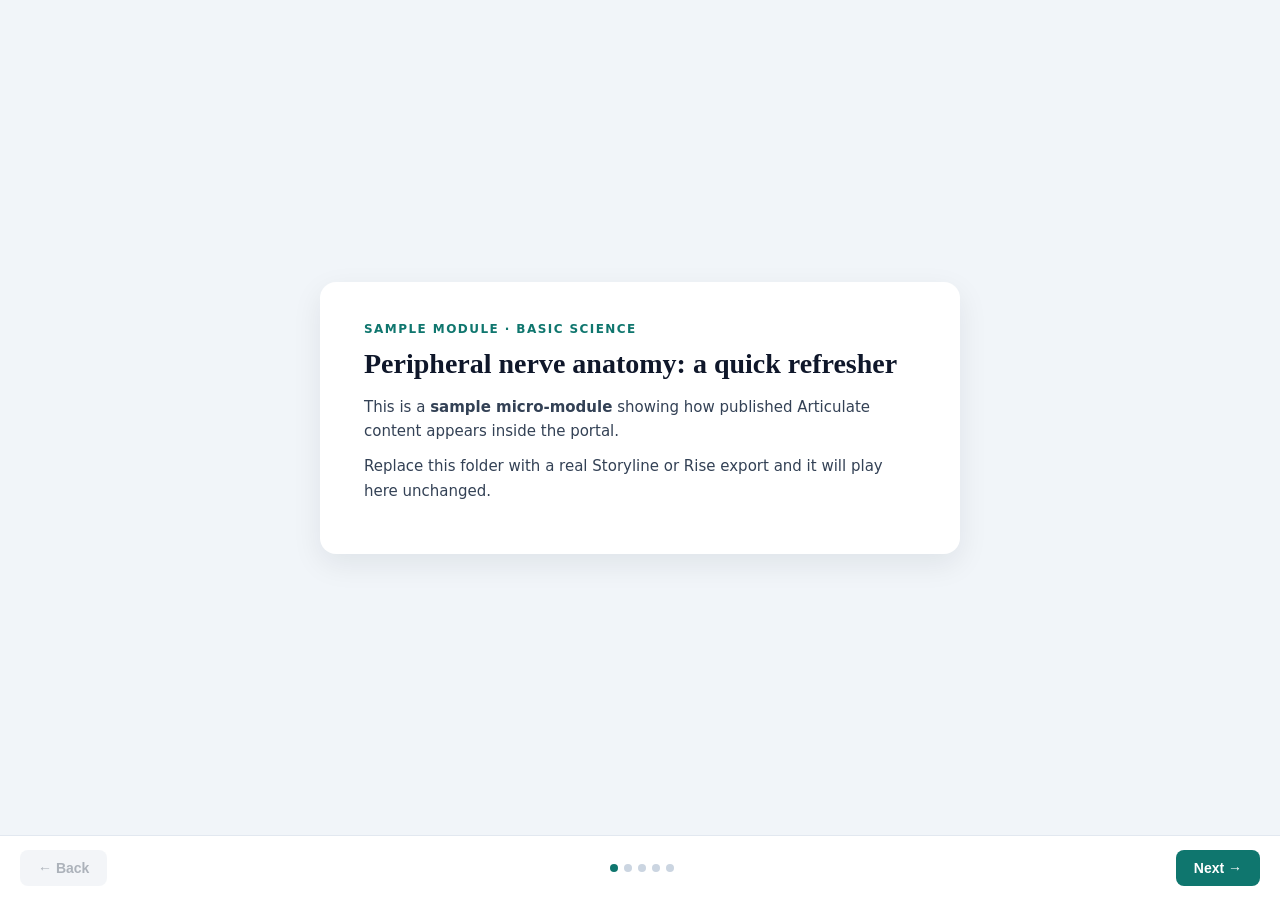
<file: public/courses/nerve-anatomy-refresher/story.html>
<!doctype html>
<html lang="en">
<head>
<meta charset="utf-8" />
<meta name="viewport" content="width=device-width, initial-scale=1" />
<title>Peripheral Nerve Anatomy: A Quick Refresher</title>
<style>
  :root { --teal: #0f766e; --ink: #0f172a; }
  * { box-sizing: border-box; margin: 0; }
  body { font-family: 'Segoe UI', system-ui, sans-serif; background: #f1f5f9; color: var(--ink); height: 100vh; display: flex; flex-direction: column; }
  .stage { flex: 1; display: flex; align-items: center; justify-content: center; padding: 24px; }
  .slide { display: none; max-width: 640px; width: 100%; background: #fff; border-radius: 16px; padding: 40px 44px; box-shadow: 0 10px 30px rgb(15 23 42 / .08); }
  .slide.active { display: block; animation: fade .25s ease; }
  @keyframes fade { from { opacity: 0; transform: translateY(6px); } }
  .kicker { color: var(--teal); font-size: 12px; font-weight: 600; letter-spacing: .12em; text-transform: uppercase; margin-bottom: 10px; }
  h1 { font-family: Georgia, serif; font-size: 28px; line-height: 1.25; margin-bottom: 14px; }
  p { font-size: 15px; line-height: 1.65; color: #334155; margin-bottom: 10px; }
  ul { padding-left: 20px; font-size: 15px; line-height: 1.7; color: #334155; }
  .fact { background: #f0fdfa; border-left: 4px solid var(--teal); border-radius: 0 8px 8px 0; padding: 12px 16px; font-size: 14px; color: #134e4a; margin-top: 14px; }
  .quiz button.opt { display: block; width: 100%; text-align: left; margin-top: 8px; background: #f8fafc; border: 1px solid #e2e8f0; color: #334155; font-weight: 500; }
  .quiz button.opt.correct { background: #ecfdf5; border-color: #10b981; color: #065f46; }
  .quiz button.opt.wrong { background: #fef2f2; border-color: #f87171; color: #991b1b; }
  .fig { margin: 16px 0; }
  .fig svg { width: 100%; height: auto; display: block; }
  .fig figcaption { font-size: 12px; color: #64748b; margin-top: 6px; }
  .bar { display: flex; align-items: center; justify-content: space-between; padding: 14px 20px; background: #fff; border-top: 1px solid #e2e8f0; }
  .dots { display: flex; gap: 6px; }
  .dot { width: 8px; height: 8px; border-radius: 50%; background: #cbd5e1; }
  .dot.on { background: var(--teal); }
  button.nav { border: 0; border-radius: 8px; padding: 10px 18px; font-size: 14px; font-weight: 600; cursor: pointer; }
  .next { background: var(--teal); color: #fff; }
  .prev { background: #e2e8f0; color: #334155; }
  button.nav:disabled { opacity: .4; cursor: default; }
</style>
</head>
<body>
<div class="stage">
  <section class="slide active">
    <div class="kicker">Sample module · Basic Science</div>
    <h1>Peripheral nerve anatomy: a quick refresher</h1>
    <p>This is a <strong>sample micro-module</strong> showing how published Articulate content appears inside the portal.</p>
    <p>Replace this folder with a real Storyline or Rise export and it will play here unchanged.</p>
  </section>
  <section class="slide">
    <div class="kicker">Structure</div>
    <h1>The connective tissue layers</h1>
    <ul>
      <li><strong>Endoneurium</strong> — surrounds individual nerve fibres.</li>
      <li><strong>Perineurium</strong> — bundles fibres into fascicles; the blood–nerve barrier.</li>
      <li><strong>Epineurium</strong> — surrounds the whole nerve; the plane of most repairs.</li>
    </ul>
    <figure class="fig">
      <svg viewBox="0 0 420 250" role="img" aria-label="Cross-section of a peripheral nerve">
        <ellipse cx="150" cy="125" rx="118" ry="103" fill="#fef3c7" stroke="#f59e0b" stroke-width="3"/>
        <circle cx="105" cy="92" r="37" fill="#fffbeb" stroke="#d97706" stroke-width="3"/>
        <circle cx="186" cy="106" r="37" fill="#fffbeb" stroke="#d97706" stroke-width="3"/>
        <circle cx="136" cy="166" r="37" fill="#fffbeb" stroke="#d97706" stroke-width="3"/>
        <g fill="#0f766e">
          <circle cx="93" cy="80" r="3.5"/><circle cx="105" cy="80" r="3.5"/><circle cx="117" cy="80" r="3.5"/>
          <circle cx="93" cy="92" r="3.5"/><circle cx="105" cy="92" r="3.5"/><circle cx="117" cy="92" r="3.5"/>
          <circle cx="93" cy="104" r="3.5"/><circle cx="105" cy="104" r="3.5"/><circle cx="117" cy="104" r="3.5"/>
          <circle cx="174" cy="94" r="3.5"/><circle cx="186" cy="94" r="3.5"/><circle cx="198" cy="94" r="3.5"/>
          <circle cx="174" cy="106" r="3.5"/><circle cx="186" cy="106" r="3.5"/><circle cx="198" cy="106" r="3.5"/>
          <circle cx="174" cy="118" r="3.5"/><circle cx="186" cy="118" r="3.5"/><circle cx="198" cy="118" r="3.5"/>
          <circle cx="124" cy="154" r="3.5"/><circle cx="136" cy="154" r="3.5"/><circle cx="148" cy="154" r="3.5"/>
          <circle cx="124" cy="166" r="3.5"/><circle cx="136" cy="166" r="3.5"/><circle cx="148" cy="166" r="3.5"/>
          <circle cx="124" cy="178" r="3.5"/><circle cx="136" cy="178" r="3.5"/><circle cx="148" cy="178" r="3.5"/>
        </g>
        <g font-size="13" fill="#334155">
          <text x="290" y="42">Epineurium</text>
          <text x="290" y="120">Perineurium</text>
          <text x="270" y="205">Axons + endoneurium</text>
        </g>
        <g stroke="#94a3b8" stroke-width="1.5">
          <line x1="284" y1="38" x2="250" y2="52"/>
          <line x1="284" y1="116" x2="224" y2="108"/>
          <line x1="264" y1="200" x2="200" y2="172"/>
        </g>
      </svg>
      <figcaption>Figure. Cross-section of a peripheral nerve: axons → endoneurium → fascicles wrapped in perineurium → epineurium around all.</figcaption>
    </figure>
    <div class="fact">The perineurium, not the epineurium, provides the mechanical strength of a fascicle.</div>
  </section>
  <section class="slide">
    <div class="kicker">Blood supply</div>
    <h1>Two systems, one nerve</h1>
    <p>Peripheral nerves have an <strong>extrinsic</strong> (segmental, from adjacent vessels) and an <strong>intrinsic</strong> (longitudinal epineurial and perineurial plexuses) blood supply.</p>
    <div class="fact">Extensive longitudinal anastomoses allow nerves to be mobilised over considerable distances without ischaemia — within limits.</div>
  </section>
  <section class="slide quiz">
    <div class="kicker">Check yourself</div>
    <h1>Quick question</h1>
    <p>Which layer forms the blood–nerve barrier?</p>
    <button class="opt" data-ok="no">A · Endoneurium</button>
    <button class="opt" data-ok="yes">B · Perineurium</button>
    <button class="opt" data-ok="no">C · Epineurium</button>
  </section>
  <section class="slide">
    <div class="kicker">Wrap-up</div>
    <h1>End of the sample</h1>
    <p>In a full module this would continue with clinical correlations, imaging, and case-based questions.</p>
    <p>Press <strong>Mark complete</strong> in the toolbar above to record completion, or return to the Library.</p>
  </section>
</div>
<div class="bar">
  <button class="nav prev" id="prev" disabled>← Back</button>
  <div class="dots" id="dots"></div>
  <button class="nav next" id="next">Next →</button>
</div>
<script>
  const slides = document.querySelectorAll('.slide');
  const dots = document.getElementById('dots');
  const prev = document.getElementById('prev');
  const next = document.getElementById('next');
  let i = 0;
  slides.forEach((_, k) => { const d = document.createElement('div'); d.className = 'dot' + (k === 0 ? ' on' : ''); dots.appendChild(d); });
  function show(n) {
    i = Math.max(0, Math.min(slides.length - 1, n));
    slides.forEach((s, k) => s.classList.toggle('active', k === i));
    dots.querySelectorAll('.dot').forEach((d, k) => d.classList.toggle('on', k === i));
    prev.disabled = i === 0;
    next.disabled = i === slides.length - 1;
  }
  prev.onclick = () => show(i - 1);
  next.onclick = () => show(i + 1);
  document.addEventListener('keydown', e => {
    if (e.key === 'ArrowRight') show(i + 1);
    if (e.key === 'ArrowLeft') show(i - 1);
  });
  document.querySelectorAll('.opt').forEach(b => b.addEventListener('click', () => {
    b.classList.add(b.dataset.ok === 'yes' ? 'correct' : 'wrong');
  }));
</script>
</body>
</html>
</file>
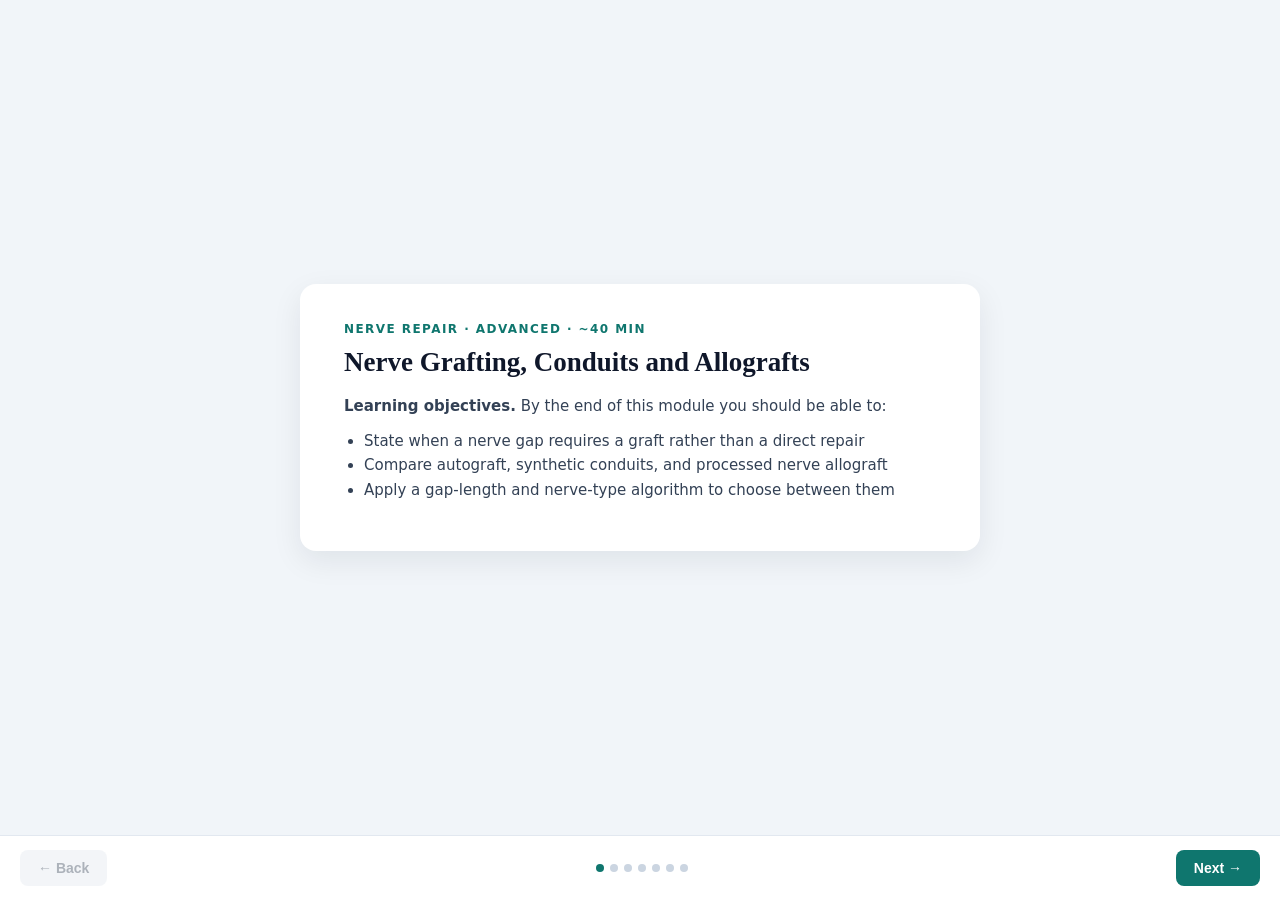
<file: public/courses/nerve-grafting-conduits/story.html>
<!doctype html>
<html lang="en">
<head>
<meta charset="utf-8" />
<meta name="viewport" content="width=device-width, initial-scale=1" />
<title>Nerve Grafting, Conduits and Allografts</title>
<style>
  :root { --teal:#0f766e; --ink:#0f172a; }
  * { box-sizing:border-box; margin:0; }
  body { font-family:'Segoe UI',system-ui,sans-serif; background:#f1f5f9; color:var(--ink); height:100vh; display:flex; flex-direction:column; }
  .stage { flex:1; overflow-y:auto; display:flex; align-items:flex-start; justify-content:center; padding:24px; }
  .slide { display:none; max-width:680px; width:100%; background:#fff; border-radius:16px; padding:38px 44px; box-shadow:0 10px 30px rgb(15 23 42/.08); margin:auto 0; }
  .slide.active { display:block; animation:fade .25s ease; }
  @keyframes fade { from { opacity:0; transform:translateY(6px);} }
  .kicker { color:var(--teal); font-size:12px; font-weight:600; letter-spacing:.12em; text-transform:uppercase; margin-bottom:10px; }
  h1 { font-family:Georgia,serif; font-size:27px; line-height:1.25; margin-bottom:14px; }
  h2 { font-family:Georgia,serif; font-size:19px; margin:16px 0 6px; color:#134e4a; }
  p, li { font-size:15px; line-height:1.65; color:#334155; }
  p { margin-bottom:10px; } ul, ol { padding-left:20px; margin-bottom:10px; }
  table { width:100%; border-collapse:collapse; font-size:13.5px; margin:12px 0; }
  th, td { border:1px solid #e2e8f0; padding:7px 9px; text-align:left; vertical-align:top; }
  th { background:#f0fdfa; color:#134e4a; }
  .fact { background:#f0fdfa; border-left:4px solid var(--teal); border-radius:0 8px 8px 0; padding:12px 16px; font-size:14px; color:#134e4a; margin-top:14px; }
  .ref { font-size:13px; line-height:1.55; color:#334155; margin-bottom:10px; padding-left:24px; text-indent:-24px; }
  .ref a { color:var(--teal); word-break:break-all; }
  .fig { margin:16px 0; }
  .fig svg { width:100%; height:auto; display:block; }
  .fig figcaption { font-size:12px; color:#64748b; margin-top:6px; }
  .bar { display:flex; align-items:center; justify-content:space-between; padding:14px 20px; background:#fff; border-top:1px solid #e2e8f0; }
  .dots { display:flex; gap:6px; } .dot { width:8px; height:8px; border-radius:50%; background:#cbd5e1; } .dot.on { background:var(--teal); }
  button.nav { border:0; border-radius:8px; padding:10px 18px; font-size:14px; font-weight:600; cursor:pointer; }
  .next { background:var(--teal); color:#fff; } .prev { background:#e2e8f0; color:#334155; }
  button.nav:disabled { opacity:.4; cursor:default; }
</style>
</head>
<body>
<div class="stage">

  <section class="slide active">
    <div class="kicker">Nerve Repair · Advanced · ~40 min</div>
    <h1>Nerve Grafting, Conduits and Allografts</h1>
    <p><strong>Learning objectives.</strong> By the end of this module you should be able to:</p>
    <ul>
      <li>State when a nerve gap requires a graft rather than a direct repair</li>
      <li>Compare autograft, synthetic conduits, and processed nerve allograft</li>
      <li>Apply a gap-length and nerve-type algorithm to choose between them</li>
    </ul>
  </section>

  <section class="slide">
    <div class="kicker">Autograft</div>
    <h1>The gold standard — and its price</h1>
    <ul>
      <li>Autologous nerve graft (classically <strong>sural nerve</strong>) provides living Schwann cells, basal lamina tubes, and neurotrophic support. It remains the benchmark against which everything else is judged <sup>[3,4]</sup>.</li>
      <li>Costs: a <strong>donor-site sensory deficit</strong>, possible painful neuroma, an extra scar, and limited graft material — a real constraint in long or multiple gaps.</li>
      <li>Grafts are revascularised from the wound bed; very thick grafts risk central necrosis, so multiple cable grafts are preferred for large-calibre nerves.</li>
    </ul>
    <div class="fact">A tension-free graft outperforms a tense direct repair — the gap itself is not the enemy; tension is.</div>
  </section>

  <section class="slide">
    <div class="kicker">Synthetic conduits</div>
    <h1>Tubes for short gaps</h1>
    <ul>
      <li>Commercial conduits (polyglycolic acid, collagen, polycaprolactone) provide an empty, protected channel across a gap — no donor morbidity, off the shelf.</li>
      <li>The landmark randomised study by Weber et al. found PGA conduits at least equivalent to direct repair for digital nerve gaps, and <strong>superior for gaps &gt;4 mm</strong> in that series <sup>[1]</sup>.</li>
      <li>Accepted envelope: <strong>pure sensory nerves, small diameter, gaps up to ~3 cm</strong>. Beyond that, empty tubes fail — there is no living scaffold to sustain regenerating axons.</li>
    </ul>
  </section>

  <section class="slide">
    <div class="kicker">Processed nerve allograft</div>
    <h1>Decellularised human nerve</h1>
    <ul>
      <li>Processed allograft is human nerve rendered <strong>acellular and non-immunogenic</strong> while preserving the endoneurial scaffold and laminin architecture — no donor-site morbidity and no harvest-time limit <sup>[2,3]</sup>.</li>
      <li>Early clinical series of allograft transplantation (with immunosuppression, in the pre-processing era) demonstrated that allograft tissue can support meaningful regeneration <sup>[3]</sup>; modern processed allografts achieve this without immunosuppression <sup>[2]</sup>.</li>
      <li>Comparative work shows acellular allograft supports regeneration approaching isograft/autograft performance in suitable models and clinical series — best established for <strong>sensory and mixed nerves with gaps up to ~5 cm</strong> <sup>[2]</sup>.</li>
      <li>Limitations: cost, variable evidence base for motor nerves and long gaps, and calibre matching.</li>
    </ul>
  </section>

  <section class="slide">
    <div class="kicker">Choosing between them</div>
    <h1>A working algorithm</h1>
    <figure class="fig">
      <svg viewBox="0 0 560 120" role="img" aria-label="Gap length decision bar">
        <rect x="30" y="30" width="130" height="34" fill="#0f766e" rx="4"/>
        <rect x="160" y="30" width="150" height="34" fill="#059669" rx="4"/>
        <rect x="310" y="30" width="120" height="34" fill="#d97706" rx="4"/>
        <rect x="430" y="30" width="100" height="34" fill="#be123c" rx="4"/>
        <g font-size="12" fill="#fff" text-anchor="middle">
          <text x="95" y="51">Direct repair</text>
          <text x="235" y="51">Conduit</text>
          <text x="370" y="51">Allograft</text>
          <text x="480" y="51">Autograft</text>
        </g>
        <g stroke="#475569" stroke-width="1.5">
          <line x1="30" y1="68" x2="30" y2="76"/><line x1="310" y1="68" x2="310" y2="76"/><line x1="430" y1="68" x2="430" y2="76"/>
        </g>
        <g font-size="11.5" fill="#64748b" text-anchor="middle">
          <text x="30" y="92">no gap</text>
          <text x="235" y="92">sensory, small, &lt; 3 cm</text>
          <text x="370" y="92">sensory/mixed, ~3–5 cm</text>
          <text x="480" y="92">motor, large, long</text>
        </g>
      </svg>
      <figcaption>Figure. Choosing what bridges the gap — nerve type and calibre matter as much as length.</figcaption>
    </figure>
    <table>
      <tr><th>Situation</th><th>First choice</th></tr>
      <tr><td>Tension-free coaptation possible</td><td>Direct repair</td></tr>
      <tr><td>Sensory nerve, small calibre, gap &lt; 3 cm</td><td>Conduit <em>or</em> allograft</td></tr>
      <tr><td>Sensory/mixed nerve, gap ~3–5 cm</td><td>Processed allograft or autograft</td></tr>
      <tr><td>Motor / large mixed nerve, or long gap</td><td>Autograft (gold standard)</td></tr>
      <tr><td>Proximal injury with long reinnervation distance</td><td>Consider nerve transfer instead</td></tr>
    </table>
    <p>Local practice, cost and the evidence base evolve quickly — review the current literature before applying this dogmatically <sup>[2,4]</sup>.</p>
  </section>

  <section class="slide">
    <div class="kicker">Key points</div>
    <h1>Take-home messages</h1>
    <ol>
      <li>Autograft remains the reference standard; every alternative trades donor morbidity against regenerative quality.</li>
      <li>Conduits: short (&lt;3 cm), small, sensory gaps only.</li>
      <li>Processed allograft fills the middle ground — scaffold without donor morbidity.</li>
      <li>When the target is too far for a graft to reach in time, think <strong>nerve transfer</strong>, not a longer graft.</li>
    </ol>
  </section>

  <section class="slide">
    <div class="kicker">References</div>
    <h1>Sources &amp; further reading</h1>
    <p class="ref">1. Weber RA, Breidenbach WC, Brown RE, Jabaley ME, Mass DP. A randomized prospective study of polyglycolic acid conduits for digital nerve reconstruction in humans. <em>Plast Reconstr Surg</em>. 2000;106(5):1036–1045. doi: <a href="https://doi.org/10.1097/00006534-200010000-00013">10.1097/00006534-200010000-00013</a></p>
    <p class="ref">2. Moore AM, Macewan M, Santosa KB, et al. Acellular nerve allografts in peripheral nerve regeneration: a comparative study. <em>Muscle Nerve</em>. 2011;44(2):221–234. doi: <a href="https://doi.org/10.1002/mus.22033">10.1002/mus.22033</a></p>
    <p class="ref">3. Mackinnon SE, Doolabh VB, Novak CB, Trulock EP. Clinical outcome following nerve allograft transplantation. <em>Plast Reconstr Surg</em>. 2001;107(6):1419–1429. doi: <a href="https://doi.org/10.1097/00006534-200105000-00016">10.1097/00006534-200105000-00016</a></p>
    <p class="ref">4. Weber RV, Mackinnon SE. Bridging the neural gap. <em>Clin Plast Surg</em>. 2005;32(4):605–616. doi: <a href="https://doi.org/10.1016/j.cps.2005.05.003">10.1016/j.cps.2005.05.003</a></p>
    <p style="font-size:12px;color:#94a3b8;margin-top:14px">Educational content for junior surgical trainees. All DOIs verified against CrossRef at the time of publication (Oct 2026).</p>
  </section>

</div>
<div class="bar">
  <button class="nav prev" id="prev" disabled>← Back</button>
  <div class="dots" id="dots"></div>
  <button class="nav next" id="next">Next →</button>
</div>
<script>
  const slides=document.querySelectorAll('.slide'),dots=document.getElementById('dots'),
        prev=document.getElementById('prev'),next=document.getElementById('next');let i=0;
  slides.forEach((_,k)=>{const d=document.createElement('div');d.className='dot'+(k===0?' on':'');dots.appendChild(d);});
  function show(n){i=Math.max(0,Math.min(slides.length-1,n));
    slides.forEach((s,k)=>s.classList.toggle('active',k===i));
    dots.querySelectorAll('.dot').forEach((d,k)=>d.classList.toggle('on',k===i));
    prev.disabled=i===0;next.disabled=i===slides.length-1;}
  prev.onclick=()=>show(i-1);next.onclick=()=>show(i+1);
  document.addEventListener('keydown',e=>{if(e.key==='ArrowRight')show(i+1);if(e.key==='ArrowLeft')show(i-1);});
</script>
</body>
</html>
</file>
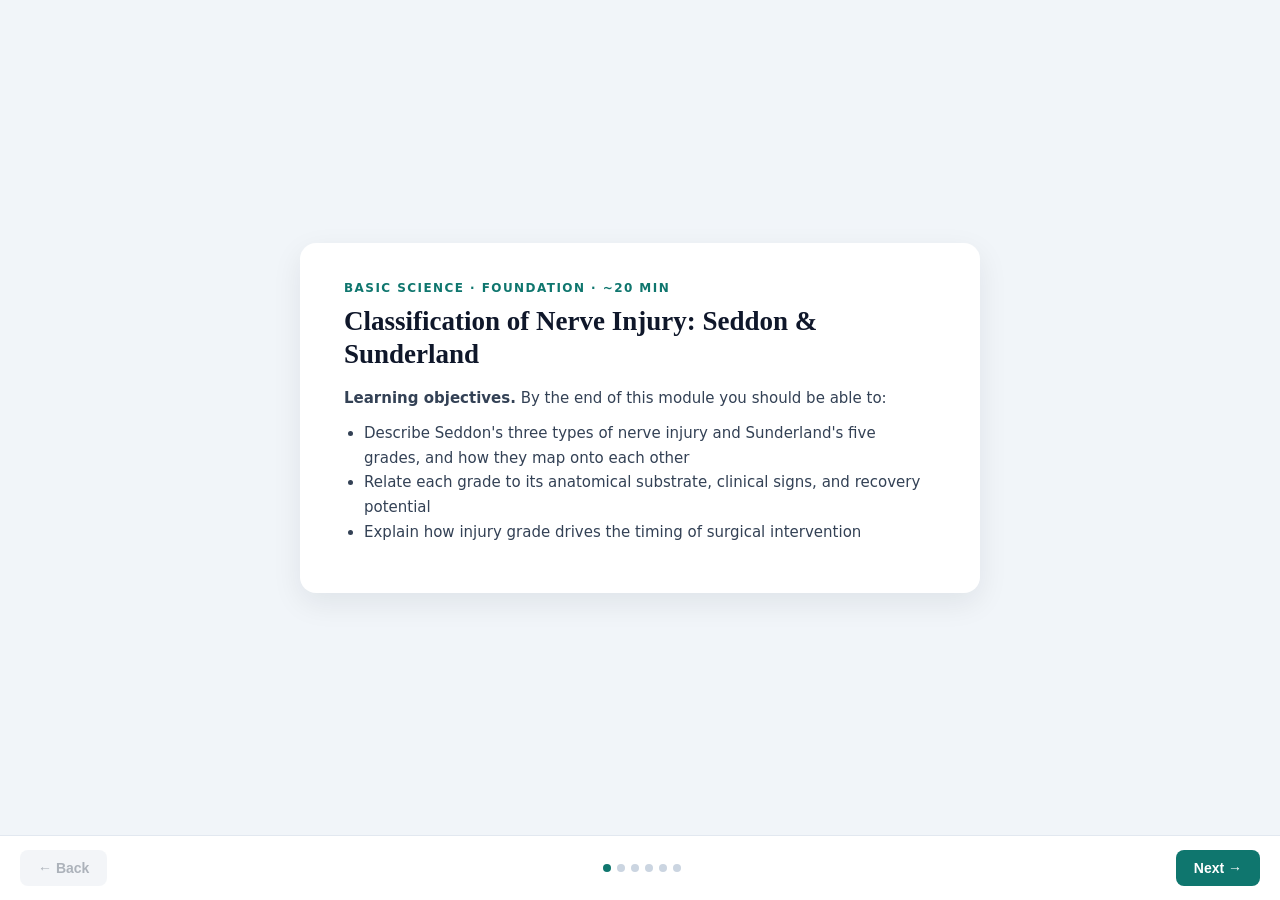
<file: public/courses/nerve-injury-classification/story.html>
<!doctype html>
<html lang="en">
<head>
<meta charset="utf-8" />
<meta name="viewport" content="width=device-width, initial-scale=1" />
<title>Classification of Nerve Injury: Seddon &amp; Sunderland</title>
<style>
  :root { --teal:#0f766e; --ink:#0f172a; }
  * { box-sizing:border-box; margin:0; }
  body { font-family:'Segoe UI',system-ui,sans-serif; background:#f1f5f9; color:var(--ink); height:100vh; display:flex; flex-direction:column; }
  .stage { flex:1; overflow-y:auto; display:flex; align-items:flex-start; justify-content:center; padding:24px; }
  .slide { display:none; max-width:680px; width:100%; background:#fff; border-radius:16px; padding:38px 44px; box-shadow:0 10px 30px rgb(15 23 42/.08); margin:auto 0; }
  .slide.active { display:block; animation:fade .25s ease; }
  @keyframes fade { from { opacity:0; transform:translateY(6px);} }
  .kicker { color:var(--teal); font-size:12px; font-weight:600; letter-spacing:.12em; text-transform:uppercase; margin-bottom:10px; }
  h1 { font-family:Georgia,serif; font-size:27px; line-height:1.25; margin-bottom:14px; }
  h2 { font-family:Georgia,serif; font-size:19px; margin:16px 0 6px; color:#134e4a; }
  p, li { font-size:15px; line-height:1.65; color:#334155; }
  p { margin-bottom:10px; } ul, ol { padding-left:20px; margin-bottom:10px; }
  table { width:100%; border-collapse:collapse; font-size:13.5px; margin:12px 0; }
  th, td { border:1px solid #e2e8f0; padding:7px 9px; text-align:left; vertical-align:top; }
  th { background:#f0fdfa; color:#134e4a; }
  .fact { background:#f0fdfa; border-left:4px solid var(--teal); border-radius:0 8px 8px 0; padding:12px 16px; font-size:14px; color:#134e4a; margin-top:14px; }
  .ref { font-size:13px; line-height:1.55; color:#334155; margin-bottom:10px; padding-left:24px; text-indent:-24px; }
  .ref a { color:var(--teal); word-break:break-all; }
  .fig { margin:16px 0; }
  .fig svg { width:100%; height:auto; display:block; }
  .fig figcaption { font-size:12px; color:#64748b; margin-top:6px; }
  .bar { display:flex; align-items:center; justify-content:space-between; padding:14px 20px; background:#fff; border-top:1px solid #e2e8f0; }
  .dots { display:flex; gap:6px; } .dot { width:8px; height:8px; border-radius:50%; background:#cbd5e1; } .dot.on { background:var(--teal); }
  button.nav { border:0; border-radius:8px; padding:10px 18px; font-size:14px; font-weight:600; cursor:pointer; }
  .next { background:var(--teal); color:#fff; } .prev { background:#e2e8f0; color:#334155; }
  button.nav:disabled { opacity:.4; cursor:default; }
</style>
</head>
<body>
<div class="stage">

  <section class="slide active">
    <div class="kicker">Basic Science · Foundation · ~20 min</div>
    <h1>Classification of Nerve Injury: Seddon &amp; Sunderland</h1>
    <p><strong>Learning objectives.</strong> By the end of this module you should be able to:</p>
    <ul>
      <li>Describe Seddon's three types of nerve injury and Sunderland's five grades, and how they map onto each other</li>
      <li>Relate each grade to its anatomical substrate, clinical signs, and recovery potential</li>
      <li>Explain how injury grade drives the timing of surgical intervention</li>
    </ul>
  </section>

  <section class="slide">
    <div class="kicker">The Seddon classification (1943)</div>
    <h1>Three types of nerve injury</h1>
    <p>Writing from wartime experience, Seddon defined three injury types that remain the everyday clinical shorthand <sup>[1]</sup>:</p>
    <ul>
      <li><strong>Neurapraxia</strong> — focal myelin injury causing a conduction block; axons and connective tissue intact. No Wallerian degeneration. Full recovery, typically within days to ~12 weeks.</li>
      <li><strong>Axonotmesis</strong> — axons and myelin disrupted, but endoneurium, perineurium and epineurium preserved. Wallerian degeneration occurs distally; recovery depends on axonal regrowth at roughly 1 mm/day.</li>
      <li><strong>Neurotmesis</strong> — complete disruption of the entire nerve. No spontaneous recovery; surgery is required.</li>
    </ul>
    <figure class="fig">
      <svg viewBox="0 0 420 250" role="img" aria-label="Cross-section of a peripheral nerve">
        <ellipse cx="150" cy="125" rx="118" ry="103" fill="#fef3c7" stroke="#f59e0b" stroke-width="3"/>
        <circle cx="105" cy="92" r="37" fill="#fffbeb" stroke="#d97706" stroke-width="3"/>
        <circle cx="186" cy="106" r="37" fill="#fffbeb" stroke="#d97706" stroke-width="3"/>
        <circle cx="136" cy="166" r="37" fill="#fffbeb" stroke="#d97706" stroke-width="3"/>
        <g fill="#0f766e">
          <circle cx="93" cy="80" r="3.5"/><circle cx="105" cy="80" r="3.5"/><circle cx="117" cy="80" r="3.5"/>
          <circle cx="93" cy="92" r="3.5"/><circle cx="105" cy="92" r="3.5"/><circle cx="117" cy="92" r="3.5"/>
          <circle cx="93" cy="104" r="3.5"/><circle cx="105" cy="104" r="3.5"/><circle cx="117" cy="104" r="3.5"/>
          <circle cx="174" cy="94" r="3.5"/><circle cx="186" cy="94" r="3.5"/><circle cx="198" cy="94" r="3.5"/>
          <circle cx="174" cy="106" r="3.5"/><circle cx="186" cy="106" r="3.5"/><circle cx="198" cy="106" r="3.5"/>
          <circle cx="174" cy="118" r="3.5"/><circle cx="186" cy="118" r="3.5"/><circle cx="198" cy="118" r="3.5"/>
          <circle cx="124" cy="154" r="3.5"/><circle cx="136" cy="154" r="3.5"/><circle cx="148" cy="154" r="3.5"/>
          <circle cx="124" cy="166" r="3.5"/><circle cx="136" cy="166" r="3.5"/><circle cx="148" cy="166" r="3.5"/>
          <circle cx="124" cy="178" r="3.5"/><circle cx="136" cy="178" r="3.5"/><circle cx="148" cy="178" r="3.5"/>
        </g>
        <g font-size="13" fill="#334155">
          <text x="290" y="42">Epineurium</text>
          <text x="290" y="120">Perineurium</text>
          <text x="270" y="205">Axons + endoneurium</text>
        </g>
        <g stroke="#94a3b8" stroke-width="1.5">
          <line x1="284" y1="38" x2="250" y2="52"/>
          <line x1="284" y1="116" x2="224" y2="108"/>
          <line x1="264" y1="200" x2="200" y2="172"/>
        </g>
      </svg>
      <figcaption>Figure 1. Nerve cross-section: axons run within endoneurium, are bundled by perineurium into fascicles, and the whole nerve is wrapped in epineurium.</figcaption>
    </figure>
    <div class="fact">Clinical correlate: neurapraxia has no Tinel sign and no denervation on EMG; axonotmesis shows an advancing Tinel sign as axons regenerate.</div>
  </section>

  <section class="slide">
    <div class="kicker">The Sunderland classification (1951)</div>
    <h1>Five grades, defined by which layers are lost</h1>
    <table>
      <tr><th>Grade</th><th>Structures disrupted</th><th>Spontaneous recovery</th></tr>
      <tr><td><strong>I</strong></td><td>Myelin only (= neurapraxia)</td><td>Complete; days–weeks</td></tr>
      <tr><td><strong>II</strong></td><td>Axon + myelin; endoneurium intact</td><td>Good; axons regrow within their tubes</td></tr>
      <tr><td><strong>III</strong></td><td>+ endoneurium; perineurium intact</td><td>Variable; intrafascicular fibrosis misdirects axons</td></tr>
      <tr><td><strong>IV</strong></td><td>+ perineurium; only epineurium intact</td><td>Poor — neuroma-in-continuity; surgery usually needed</td></tr>
      <tr><td><strong>V</strong></td><td>Complete transection (= neurotmesis)</td><td>None without repair</td></tr>
    </table>
    <figure class="fig">
      <svg viewBox="0 0 560 165" role="img" aria-label="Sunderland grades one to five schematic">
        <!-- I : focal myelin only -->
        <circle cx="60" cy="60" r="34" fill="#fef3c7" stroke="#f59e0b" stroke-width="2.5"/>
        <circle cx="60" cy="60" r="20" fill="#fffbeb" stroke="#d97706" stroke-width="2.5"/>
        <path d="M 44 50 A 20 20 0 0 1 60 40" stroke="#dc2626" stroke-width="4" fill="none"/>
        <g fill="#0f766e"><circle cx="53" cy="58" r="2.5"/><circle cx="60" cy="66" r="2.5"/><circle cx="67" cy="58" r="2.5"/><circle cx="60" cy="52" r="2.5"/></g>
        <!-- II : + axon -->
        <circle cx="170" cy="60" r="34" fill="#fef3c7" stroke="#f59e0b" stroke-width="2.5"/>
        <circle cx="170" cy="60" r="20" fill="#fffbeb" stroke="#d97706" stroke-width="2.5"/>
        <g fill="#dc2626"><circle cx="163" cy="58" r="2.5"/><circle cx="170" cy="66" r="2.5"/><circle cx="177" cy="58" r="2.5"/><circle cx="170" cy="52" r="2.5"/></g>
        <!-- III : + endoneurium -->
        <circle cx="280" cy="60" r="34" fill="#fef3c7" stroke="#f59e0b" stroke-width="2.5"/>
        <circle cx="280" cy="60" r="20" fill="#fee2e2" stroke="#d97706" stroke-width="2.5"/>
        <g fill="#dc2626"><circle cx="273" cy="58" r="2.5"/><circle cx="280" cy="66" r="2.5"/><circle cx="287" cy="58" r="2.5"/><circle cx="280" cy="52" r="2.5"/></g>
        <!-- IV : + perineurium -->
        <circle cx="390" cy="60" r="34" fill="#fef3c7" stroke="#f59e0b" stroke-width="2.5"/>
        <circle cx="390" cy="60" r="20" fill="#fecaca" stroke="#dc2626" stroke-width="2.5" stroke-dasharray="5 4"/>
        <!-- V : complete loss of continuity -->
        <circle cx="462" cy="60" r="26" fill="#fef3c7" stroke="#f59e0b" stroke-width="2.5"/>
        <circle cx="538" cy="60" r="26" fill="#fef3c7" stroke="#f59e0b" stroke-width="2.5"/>
        <path d="M 486 60 l 8 -8 m 0 8 l -8 -8 m 24 8 l 8 -8 m 0 8 l -8 -8" stroke="#dc2626" stroke-width="2.5"/>
        <g font-size="12.5" fill="#334155" text-anchor="middle">
          <text x="60" y="120">I · myelin</text>
          <text x="170" y="120">II · + axon</text>
          <text x="280" y="120">III · + endoneurium</text>
          <text x="390" y="120">IV · + perineurium</text>
          <text x="500" y="120">V · transection</text>
        </g>
        <g font-size="11" fill="#64748b" text-anchor="middle">
          <text x="60" y="138">full recovery</text>
          <text x="170" y="138">good recovery</text>
          <text x="280" y="138">variable</text>
          <text x="390" y="138">needs surgery</text>
          <text x="500" y="138">needs surgery</text>
        </g>
      </svg>
      <figcaption>Figure 2. Sunderland grades I–V: progressive loss of myelin, axon, endoneurium and perineurium, ending in complete loss of continuity.</figcaption>
    </figure>
    <p>Mackinnon and Dellon later added a <strong>grade VI</strong>: a mixed injury in which different fascicles in the same nerve sustain different grades — arguably the commonest pattern in penetrating trauma <sup>[3,4]</sup>.</p>
  </section>

  <section class="slide">
    <div class="kicker">Why the grade matters</div>
    <h1>From classification to clinical decision</h1>
    <ul>
      <li>Grades I–II are managed expectantly: recovery is predicted by the <strong>distance from lesion to target</strong> at ~1 mm/day.</li>
      <li>If a closed injury shows <strong>no clinical or electrical recovery by ~3 months</strong>, the lesion is behaving like grade III–V and surgical exploration is indicated.</li>
      <li>Grade IV–V lesions cannot recover spontaneously: they need resection of scar and repair or grafting.</li>
      <li><strong>MR neurography</strong> can now image fascicular disruption and neuroma-in-continuity, mapping the Seddon/Sunderland grade onto surgical planning non-invasively <sup>[3]</sup>.</li>
    </ul>
    <div class="fact">A non-advancing Tinel sign at the level of injury, with absent motor unit potentials at 3 months, is the classic picture of a lesion that will not recover without surgery.</div>
  </section>

  <section class="slide">
    <div class="kicker">Key points</div>
    <h1>Take-home messages</h1>
    <ol>
      <li>Seddon gives you three clinically useful categories; Sunderland gives you the anatomical detail that predicts recovery.</li>
      <li>The single most important distinction for the junior surgeon: <strong>is the endoneurial tube intact?</strong> If yes, regeneration can proceed; if no, recovery fails.</li>
      <li>Recovery rate ≈ 1 mm/day guides how long to wait — and when to stop waiting.</li>
      <li>Mixed (grade VI) injuries are common; treat each fascicular population on its merits.</li>
    </ol>
  </section>

  <section class="slide">
    <div class="kicker">References</div>
    <h1>Sources &amp; further reading</h1>
    <p class="ref">1. Seddon HJ. Three types of nerve injury. <em>Brain</em>. 1943;66(4):237–288. doi: <a href="https://doi.org/10.1093/brain/66.4.237">10.1093/brain/66.4.237</a></p>
    <p class="ref">2. Sunderland S. A classification of peripheral nerve injuries producing loss of function. <em>Brain</em>. 1951;74(4):491–516. doi: <a href="https://doi.org/10.1093/brain/74.4.491">10.1093/brain/74.4.491</a></p>
    <p class="ref">3. Chhabra A, Ahlawat S, Belzberg A, Andreseik G. Peripheral nerve injury grading simplified on MR neurography: as referenced to Seddon and Sunderland classifications. <em>Indian J Radiol Imaging</em>. 2014;24(3):217–224. doi: <a href="https://doi.org/10.4103/0971-3026.137025">10.4103/0971-3026.137025</a></p>
    <p class="ref">4. Grosu-Bularda A, Vancea CV, Hodea FV, et al. Optimizing peripheral nerve regeneration: surgical techniques, biomolecular and regenerative strategies — a narrative review. <em>Int J Mol Sci</em>. 2025;26(8):3895. doi: <a href="https://doi.org/10.3390/ijms26083895">10.3390/ijms26083895</a></p>
    <p style="font-size:12px;color:#94a3b8;margin-top:14px">Educational content for junior surgical trainees. All DOIs verified against CrossRef at the time of publication (Oct 2026).</p>
  </section>

</div>
<div class="bar">
  <button class="nav prev" id="prev" disabled>← Back</button>
  <div class="dots" id="dots"></div>
  <button class="nav next" id="next">Next →</button>
</div>
<script>
  const slides=document.querySelectorAll('.slide'),dots=document.getElementById('dots'),
        prev=document.getElementById('prev'),next=document.getElementById('next');let i=0;
  slides.forEach((_,k)=>{const d=document.createElement('div');d.className='dot'+(k===0?' on':'');dots.appendChild(d);});
  function show(n){i=Math.max(0,Math.min(slides.length-1,n));
    slides.forEach((s,k)=>s.classList.toggle('active',k===i));
    dots.querySelectorAll('.dot').forEach((d,k)=>d.classList.toggle('on',k===i));
    prev.disabled=i===0;next.disabled=i===slides.length-1;}
  prev.onclick=()=>show(i-1);next.onclick=()=>show(i+1);
  document.addEventListener('keydown',e=>{if(e.key==='ArrowRight')show(i+1);if(e.key==='ArrowLeft')show(i-1);});
</script>
</body>
</html>
</file>
<file: assets/index-Dww36vbo.css>
*,:before,:after{--tw-border-spacing-x: 0;--tw-border-spacing-y: 0;--tw-translate-x: 0;--tw-translate-y: 0;--tw-rotate: 0;--tw-skew-x: 0;--tw-skew-y: 0;--tw-scale-x: 1;--tw-scale-y: 1;--tw-pan-x: ;--tw-pan-y: ;--tw-pinch-zoom: ;--tw-scroll-snap-strictness: proximity;--tw-gradient-from-position: ;--tw-gradient-via-position: ;--tw-gradient-to-position: ;--tw-ordinal: ;--tw-slashed-zero: ;--tw-numeric-figure: ;--tw-numeric-spacing: ;--tw-numeric-fraction: ;--tw-ring-inset: ;--tw-ring-offset-width: 0px;--tw-ring-offset-color: #fff;--tw-ring-color: rgb(59 130 246 / .5);--tw-ring-offset-shadow: 0 0 #0000;--tw-ring-shadow: 0 0 #0000;--tw-shadow: 0 0 #0000;--tw-shadow-colored: 0 0 #0000;--tw-blur: ;--tw-brightness: ;--tw-contrast: ;--tw-grayscale: ;--tw-hue-rotate: ;--tw-invert: ;--tw-saturate: ;--tw-sepia: ;--tw-drop-shadow: ;--tw-backdrop-blur: ;--tw-backdrop-brightness: ;--tw-backdrop-contrast: ;--tw-backdrop-grayscale: ;--tw-backdrop-hue-rotate: ;--tw-backdrop-invert: ;--tw-backdrop-opacity: ;--tw-backdrop-saturate: ;--tw-backdrop-sepia: ;--tw-contain-size: ;--tw-contain-layout: ;--tw-contain-paint: ;--tw-contain-style: }::backdrop{--tw-border-spacing-x: 0;--tw-border-spacing-y: 0;--tw-translate-x: 0;--tw-translate-y: 0;--tw-rotate: 0;--tw-skew-x: 0;--tw-skew-y: 0;--tw-scale-x: 1;--tw-scale-y: 1;--tw-pan-x: ;--tw-pan-y: ;--tw-pinch-zoom: ;--tw-scroll-snap-strictness: proximity;--tw-gradient-from-position: ;--tw-gradient-via-position: ;--tw-gradient-to-position: ;--tw-ordinal: ;--tw-slashed-zero: ;--tw-numeric-figure: ;--tw-numeric-spacing: ;--tw-numeric-fraction: ;--tw-ring-inset: ;--tw-ring-offset-width: 0px;--tw-ring-offset-color: #fff;--tw-ring-color: rgb(59 130 246 / .5);--tw-ring-offset-shadow: 0 0 #0000;--tw-ring-shadow: 0 0 #0000;--tw-shadow: 0 0 #0000;--tw-shadow-colored: 0 0 #0000;--tw-blur: ;--tw-brightness: ;--tw-contrast: ;--tw-grayscale: ;--tw-hue-rotate: ;--tw-invert: ;--tw-saturate: ;--tw-sepia: ;--tw-drop-shadow: ;--tw-backdrop-blur: ;--tw-backdrop-brightness: ;--tw-backdrop-contrast: ;--tw-backdrop-grayscale: ;--tw-backdrop-hue-rotate: ;--tw-backdrop-invert: ;--tw-backdrop-opacity: ;--tw-backdrop-saturate: ;--tw-backdrop-sepia: ;--tw-contain-size: ;--tw-contain-layout: ;--tw-contain-paint: ;--tw-contain-style: }*,:before,:after{box-sizing:border-box;border-width:0;border-style:solid;border-color:#e5e7eb}:before,:after{--tw-content: ""}html,:host{line-height:1.5;-webkit-text-size-adjust:100%;-moz-tab-size:4;-o-tab-size:4;tab-size:4;font-family:Inter,system-ui,-apple-system,Segoe UI,sans-serif;font-feature-settings:normal;font-variation-settings:normal;-webkit-tap-highlight-color:transparent}body{margin:0;line-height:inherit}hr{height:0;color:inherit;border-top-width:1px}abbr:where([title]){-webkit-text-decoration:underline dotted;text-decoration:underline dotted}h1,h2,h3,h4,h5,h6{font-size:inherit;font-weight:inherit}a{color:inherit;text-decoration:inherit}b,strong{font-weight:bolder}code,kbd,samp,pre{font-family:ui-monospace,SFMono-Regular,Menlo,Monaco,Consolas,Liberation Mono,Courier New,monospace;font-feature-settings:normal;font-variation-settings:normal;font-size:1em}small{font-size:80%}sub,sup{font-size:75%;line-height:0;position:relative;vertical-align:baseline}sub{bottom:-.25em}sup{top:-.5em}table{text-indent:0;border-color:inherit;border-collapse:collapse}button,input,optgroup,select,textarea{font-family:inherit;font-feature-settings:inherit;font-variation-settings:inherit;font-size:100%;font-weight:inherit;line-height:inherit;letter-spacing:inherit;color:inherit;margin:0;padding:0}button,select{text-transform:none}button,input:where([type=button]),input:where([type=reset]),input:where([type=submit]){-webkit-appearance:button;background-color:transparent;background-image:none}:-moz-focusring{outline:auto}:-moz-ui-invalid{box-shadow:none}progress{vertical-align:baseline}::-webkit-inner-spin-button,::-webkit-outer-spin-button{height:auto}[type=search]{-webkit-appearance:textfield;outline-offset:-2px}::-webkit-search-decoration{-webkit-appearance:none}::-webkit-file-upload-button{-webkit-appearance:button;font:inherit}summary{display:list-item}blockquote,dl,dd,h1,h2,h3,h4,h5,h6,hr,figure,p,pre{margin:0}fieldset{margin:0;padding:0}legend{padding:0}ol,ul,menu{list-style:none;margin:0;padding:0}dialog{padding:0}textarea{resize:vertical}input::-moz-placeholder,textarea::-moz-placeholder{opacity:1;color:#9ca3af}input::placeholder,textarea::placeholder{opacity:1;color:#9ca3af}button,[role=button]{cursor:pointer}:disabled{cursor:default}img,svg,video,canvas,audio,iframe,embed,object{display:block;vertical-align:middle}img,video{max-width:100%;height:auto}[hidden]:where(:not([hidden=until-found])){display:none}:root{--background: 0 0% 100%;--foreground: 240 10% 3.9%;--card: 0 0% 100%;--card-foreground: 240 10% 3.9%;--popover: 0 0% 100%;--popover-foreground: 240 10% 3.9%;--primary: 175 77% 26%;--primary-foreground: 0 0% 98%;--secondary: 240 4.8% 95.9%;--secondary-foreground: 240 5.9% 10%;--muted: 240 4.8% 95.9%;--muted-foreground: 240 3.8% 46.1%;--accent: 240 4.8% 95.9%;--accent-foreground: 240 5.9% 10%;--destructive: 0 84.2% 60.2%;--destructive-foreground: 0 0% 98%;--border: 240 5.9% 90%;--input: 240 5.9% 90%;--ring: 240 5.9% 10%;--radius: .625rem;--sidebar-background: 0 0% 98%;--sidebar-foreground: 240 5.3% 26.1%;--sidebar-primary: 240 5.9% 10%;--sidebar-primary-foreground: 0 0% 98%;--sidebar-accent: 240 4.8% 95.9%;--sidebar-accent-foreground: 240 5.9% 10%;--sidebar-border: 220 13% 91%;--sidebar-ring: 217.2 91.2% 59.8%}.dark{--background: 240 10% 3.9%;--foreground: 0 0% 98%;--card: 240 10% 3.9%;--card-foreground: 0 0% 98%;--popover: 240 10% 3.9%;--popover-foreground: 0 0% 98%;--primary: 0 0% 98%;--primary-foreground: 240 5.9% 10%;--secondary: 240 3.7% 15.9%;--secondary-foreground: 0 0% 98%;--muted: 240 3.7% 15.9%;--muted-foreground: 240 5% 64.9%;--accent: 240 3.7% 15.9%;--accent-foreground: 0 0% 98%;--destructive: 0 62.8% 30.6%;--destructive-foreground: 0 0% 98%;--border: 240 3.7% 15.9%;--input: 240 3.7% 15.9%;--ring: 240 4.9% 83.9%;--sidebar-background: 240 5.9% 10%;--sidebar-foreground: 240 4.8% 95.9%;--sidebar-primary: 224.3 76.3% 48%;--sidebar-primary-foreground: 0 0% 100%;--sidebar-accent: 240 3.7% 15.9%;--sidebar-accent-foreground: 240 4.8% 95.9%;--sidebar-border: 240 3.7% 15.9%;--sidebar-ring: 217.2 91.2% 59.8%}*{border-color:hsl(var(--border))}body{background-color:hsl(var(--background));color:hsl(var(--foreground))}.sr-only{position:absolute;width:1px;height:1px;padding:0;margin:-1px;overflow:hidden;clip:rect(0,0,0,0);white-space:nowrap;border-width:0}.pointer-events-none{pointer-events:none}.visible{visibility:visible}.invisible{visibility:hidden}.static{position:static}.fixed{position:fixed}.absolute{position:absolute}.relative{position:relative}.sticky{position:sticky}.inset-0{inset:0}.inset-x-0{left:0;right:0}.inset-y-0{top:0;bottom:0}.-bottom-12{bottom:-3rem}.-left-12{left:-3rem}.-right-12{right:-3rem}.-top-12{top:-3rem}.bottom-0{bottom:0}.left-0{left:0}.left-1\/2{left:50%}.left-2{left:.5rem}.left-3{left:.75rem}.left-\[50\%\]{left:50%}.right-0{right:0}.right-1{right:.25rem}.right-2{right:.5rem}.right-3{right:.75rem}.right-4{right:1rem}.top-0{top:0}.top-1\.5{top:.375rem}.top-1\/2{top:50%}.top-3\.5{top:.875rem}.top-4{top:1rem}.top-\[1px\]{top:1px}.top-\[50\%\]{top:50%}.top-\[60\%\]{top:60%}.top-full{top:100%}.isolate{isolation:isolate}.z-10{z-index:10}.z-20{z-index:20}.z-40{z-index:40}.z-50{z-index:50}.z-\[1\]{z-index:1}.order-first{order:-9999}.order-last{order:9999}.col-start-2{grid-column-start:2}.row-span-2{grid-row:span 2 / span 2}.row-start-1{grid-row-start:1}.\!m-0{margin:0!important}.-mx-1{margin-left:-.25rem;margin-right:-.25rem}.-my-2{margin-top:-.5rem;margin-bottom:-.5rem}.mx-2{margin-left:.5rem;margin-right:.5rem}.mx-3\.5{margin-left:.875rem;margin-right:.875rem}.mx-auto{margin-left:auto;margin-right:auto}.my-0{margin-top:0;margin-bottom:0}.my-0\.5{margin-top:.125rem;margin-bottom:.125rem}.my-1{margin-top:.25rem;margin-bottom:.25rem}.-ml-4{margin-left:-1rem}.-mt-4{margin-top:-1rem}.mb-2{margin-bottom:.5rem}.mb-3{margin-bottom:.75rem}.mb-6{margin-bottom:1.5rem}.mb-8{margin-bottom:2rem}.ml-1{margin-left:.25rem}.ml-4{margin-left:1rem}.ml-auto{margin-left:auto}.mr-1\.5{margin-right:.375rem}.mr-2{margin-right:.5rem}.mt-0\.5{margin-top:.125rem}.mt-1{margin-top:.25rem}.mt-1\.5{margin-top:.375rem}.mt-2{margin-top:.5rem}.mt-3{margin-top:.75rem}.mt-4{margin-top:1rem}.mt-8{margin-top:2rem}.mt-auto{margin-top:auto}.line-clamp-1{overflow:hidden;display:-webkit-box;-webkit-box-orient:vertical;-webkit-line-clamp:1}.line-clamp-2{overflow:hidden;display:-webkit-box;-webkit-box-orient:vertical;-webkit-line-clamp:2}.line-clamp-3{overflow:hidden;display:-webkit-box;-webkit-box-orient:vertical;-webkit-line-clamp:3}.block{display:block}.flex{display:flex}.inline-flex{display:inline-flex}.table{display:table}.table-caption{display:table-caption}.table-cell{display:table-cell}.table-row{display:table-row}.grid{display:grid}.hidden{display:none}.aspect-square{aspect-ratio:1 / 1}.aspect-video{aspect-ratio:16 / 9}.size-10{width:2.5rem;height:2.5rem}.size-2{width:.5rem;height:.5rem}.size-2\.5{width:.625rem;height:.625rem}.size-3{width:.75rem;height:.75rem}.size-3\.5{width:.875rem;height:.875rem}.size-4{width:1rem;height:1rem}.size-6{width:1.5rem;height:1.5rem}.size-7{width:1.75rem;height:1.75rem}.size-8{width:2rem;height:2rem}.size-9{width:2.25rem;height:2.25rem}.size-auto{width:auto;height:auto}.size-full{width:100%;height:100%}.h-1\.5{height:.375rem}.h-10{height:2.5rem}.h-12{height:3rem}.h-16{height:4rem}.h-2{height:.5rem}.h-2\.5{height:.625rem}.h-3{height:.75rem}.h-3\.5{height:.875rem}.h-4{height:1rem}.h-5{height:1.25rem}.h-6{height:1.5rem}.h-7{height:1.75rem}.h-8{height:2rem}.h-9{height:2.25rem}.h-\[1\.15rem\]{height:1.15rem}.h-\[calc\(100\%-1px\)\]{height:calc(100% - 1px)}.h-\[var\(--radix-navigation-menu-viewport-height\)\]{height:var(--radix-navigation-menu-viewport-height)}.h-\[var\(--radix-select-trigger-height\)\]{height:var(--radix-select-trigger-height)}.h-auto{height:auto}.h-full{height:100%}.h-px{height:1px}.h-screen{height:100vh}.h-svh{height:100svh}.max-h-\[300px\]{max-height:300px}.min-h-0{min-height:0px}.min-h-16{min-height:4rem}.min-h-4{min-height:1rem}.min-h-screen{min-height:100vh}.min-h-svh{min-height:100svh}.w-0{width:0px}.w-1{width:.25rem}.w-10{width:2.5rem}.w-2{width:.5rem}.w-2\.5{width:.625rem}.w-3{width:.75rem}.w-3\.5{width:.875rem}.w-3\/4{width:75%}.w-4{width:1rem}.w-5{width:1.25rem}.w-64{width:16rem}.w-72{width:18rem}.w-8{width:2rem}.w-9{width:2.25rem}.w-\[100px\]{width:100px}.w-auto{width:auto}.w-fit{width:-moz-fit-content;width:fit-content}.w-full{width:100%}.w-max{width:-moz-max-content;width:max-content}.w-px{width:1px}.min-w-0{min-width:0px}.min-w-10{min-width:2.5rem}.min-w-5{min-width:1.25rem}.min-w-8{min-width:2rem}.min-w-9{min-width:2.25rem}.min-w-\[12rem\]{min-width:12rem}.min-w-\[8rem\]{min-width:8rem}.min-w-\[var\(--radix-select-trigger-width\)\]{min-width:var(--radix-select-trigger-width)}.max-w-2xl{max-width:42rem}.max-w-6xl{max-width:72rem}.max-w-\[calc\(100\%-2rem\)\]{max-width:calc(100% - 2rem)}.max-w-lg{max-width:32rem}.max-w-max{max-width:-moz-max-content;max-width:max-content}.max-w-md{max-width:28rem}.max-w-sm{max-width:24rem}.flex-1{flex:1 1 0%}.shrink-0{flex-shrink:0}.grow{flex-grow:1}.grow-0{flex-grow:0}.basis-full{flex-basis:100%}.caption-bottom{caption-side:bottom}.border-collapse{border-collapse:collapse}.-translate-x-1\/2{--tw-translate-x: -50%;transform:translate(var(--tw-translate-x),var(--tw-translate-y)) rotate(var(--tw-rotate)) skew(var(--tw-skew-x)) skewY(var(--tw-skew-y)) scaleX(var(--tw-scale-x)) scaleY(var(--tw-scale-y))}.-translate-x-px{--tw-translate-x: -1px;transform:translate(var(--tw-translate-x),var(--tw-translate-y)) rotate(var(--tw-rotate)) skew(var(--tw-skew-x)) skewY(var(--tw-skew-y)) scaleX(var(--tw-scale-x)) scaleY(var(--tw-scale-y))}.-translate-y-1\/2{--tw-translate-y: -50%;transform:translate(var(--tw-translate-x),var(--tw-translate-y)) rotate(var(--tw-rotate)) skew(var(--tw-skew-x)) skewY(var(--tw-skew-y)) scaleX(var(--tw-scale-x)) scaleY(var(--tw-scale-y))}.translate-x-\[-50\%\]{--tw-translate-x: -50%;transform:translate(var(--tw-translate-x),var(--tw-translate-y)) rotate(var(--tw-rotate)) skew(var(--tw-skew-x)) skewY(var(--tw-skew-y)) scaleX(var(--tw-scale-x)) scaleY(var(--tw-scale-y))}.translate-x-px{--tw-translate-x: 1px;transform:translate(var(--tw-translate-x),var(--tw-translate-y)) rotate(var(--tw-rotate)) skew(var(--tw-skew-x)) skewY(var(--tw-skew-y)) scaleX(var(--tw-scale-x)) scaleY(var(--tw-scale-y))}.translate-y-0\.5{--tw-translate-y: .125rem;transform:translate(var(--tw-translate-x),var(--tw-translate-y)) rotate(var(--tw-rotate)) skew(var(--tw-skew-x)) skewY(var(--tw-skew-y)) scaleX(var(--tw-scale-x)) scaleY(var(--tw-scale-y))}.translate-y-\[-50\%\]{--tw-translate-y: -50%;transform:translate(var(--tw-translate-x),var(--tw-translate-y)) rotate(var(--tw-rotate)) skew(var(--tw-skew-x)) skewY(var(--tw-skew-y)) scaleX(var(--tw-scale-x)) scaleY(var(--tw-scale-y))}.translate-y-\[calc\(-50\%_-_2px\)\]{--tw-translate-y: calc(-50% - 2px) ;transform:translate(var(--tw-translate-x),var(--tw-translate-y)) rotate(var(--tw-rotate)) skew(var(--tw-skew-x)) skewY(var(--tw-skew-y)) scaleX(var(--tw-scale-x)) scaleY(var(--tw-scale-y))}.rotate-45{--tw-rotate: 45deg;transform:translate(var(--tw-translate-x),var(--tw-translate-y)) rotate(var(--tw-rotate)) skew(var(--tw-skew-x)) skewY(var(--tw-skew-y)) scaleX(var(--tw-scale-x)) scaleY(var(--tw-scale-y))}.rotate-90{--tw-rotate: 90deg;transform:translate(var(--tw-translate-x),var(--tw-translate-y)) rotate(var(--tw-rotate)) skew(var(--tw-skew-x)) skewY(var(--tw-skew-y)) scaleX(var(--tw-scale-x)) scaleY(var(--tw-scale-y))}.transform{transform:translate(var(--tw-translate-x),var(--tw-translate-y)) rotate(var(--tw-rotate)) skew(var(--tw-skew-x)) skewY(var(--tw-skew-y)) scaleX(var(--tw-scale-x)) scaleY(var(--tw-scale-y))}@keyframes caret-blink{0%,70%,to{opacity:1}20%,50%{opacity:0}}.animate-caret-blink{animation:caret-blink 1.25s ease-out infinite}@keyframes pulse{50%{opacity:.5}}.animate-pulse{animation:pulse 2s cubic-bezier(.4,0,.6,1) infinite}@keyframes spin{to{transform:rotate(360deg)}}.animate-spin{animation:spin 1s linear infinite}.cursor-default{cursor:default}.cursor-text{cursor:text}.touch-none{touch-action:none}.select-none{-webkit-user-select:none;-moz-user-select:none;user-select:none}.resize-none{resize:none}.scroll-my-1{scroll-margin-top:.25rem;scroll-margin-bottom:.25rem}.scroll-py-1{scroll-padding-top:.25rem;scroll-padding-bottom:.25rem}.list-decimal{list-style-type:decimal}.list-disc{list-style-type:disc}.list-none{list-style-type:none}.auto-rows-min{grid-auto-rows:min-content}.grid-cols-3{grid-template-columns:repeat(3,minmax(0,1fr))}.grid-cols-\[0_1fr\]{grid-template-columns:0 1fr}.grid-rows-\[auto_auto\]{grid-template-rows:auto auto}.flex-row{flex-direction:row}.flex-col{flex-direction:column}.flex-col-reverse{flex-direction:column-reverse}.flex-wrap{flex-wrap:wrap}.place-content-center{place-content:center}.items-start{align-items:flex-start}.items-end{align-items:flex-end}.items-center{align-items:center}.items-stretch{align-items:stretch}.justify-start{justify-content:flex-start}.justify-center{justify-content:center}.justify-between{justify-content:space-between}.justify-items-start{justify-items:start}.gap-0\.5{gap:.125rem}.gap-1{gap:.25rem}.gap-1\.5{gap:.375rem}.gap-2{gap:.5rem}.gap-2\.5{gap:.625rem}.gap-3{gap:.75rem}.gap-4{gap:1rem}.gap-5{gap:1.25rem}.gap-6{gap:1.5rem}.gap-7{gap:1.75rem}.gap-\[--spacing\(var\(--gap\)\)\]{gap:var(--spacing(var(--gap)))}.gap-y-0\.5{row-gap:.125rem}.space-y-1\.5>:not([hidden])~:not([hidden]){--tw-space-y-reverse: 0;margin-top:calc(.375rem * calc(1 - var(--tw-space-y-reverse)));margin-bottom:calc(.375rem * var(--tw-space-y-reverse))}.space-y-3>:not([hidden])~:not([hidden]){--tw-space-y-reverse: 0;margin-top:calc(.75rem * calc(1 - var(--tw-space-y-reverse)));margin-bottom:calc(.75rem * var(--tw-space-y-reverse))}.self-start{align-self:flex-start}.self-stretch{align-self:stretch}.justify-self-end{justify-self:end}.overflow-auto{overflow:auto}.overflow-hidden{overflow:hidden}.overflow-x-auto{overflow-x:auto}.overflow-y-auto{overflow-y:auto}.overflow-x-hidden{overflow-x:hidden}.truncate{overflow:hidden;text-overflow:ellipsis;white-space:nowrap}.whitespace-nowrap{white-space:nowrap}.text-balance{text-wrap:balance}.break-words{overflow-wrap:break-word}.rounded{border-radius:.25rem}.rounded-\[2px\]{border-radius:2px}.rounded-\[4px\]{border-radius:4px}.rounded-\[calc\(var\(--radius\)-5px\)\]{border-radius:calc(var(--radius) - 5px)}.rounded-\[inherit\]{border-radius:inherit}.rounded-full{border-radius:9999px}.rounded-lg{border-radius:var(--radius)}.rounded-md{border-radius:calc(var(--radius) - 2px)}.rounded-none{border-radius:0}.rounded-sm{border-radius:calc(var(--radius) - 4px)}.rounded-xl{border-radius:calc(var(--radius) + 4px)}.rounded-xs{border-radius:calc(var(--radius) - 6px)}.rounded-l-md{border-top-left-radius:calc(var(--radius) - 2px);border-bottom-left-radius:calc(var(--radius) - 2px)}.rounded-r-md{border-top-right-radius:calc(var(--radius) - 2px);border-bottom-right-radius:calc(var(--radius) - 2px)}.rounded-tl-sm{border-top-left-radius:calc(var(--radius) - 4px)}.border{border-width:1px}.border-0{border-width:0px}.border-\[1\.5px\]{border-width:1.5px}.border-y{border-top-width:1px;border-bottom-width:1px}.border-b{border-bottom-width:1px}.border-l{border-left-width:1px}.border-r{border-right-width:1px}.border-t{border-top-width:1px}.border-dashed{border-style:dashed}.border-amber-200{--tw-border-opacity: 1;border-color:rgb(253 230 138 / var(--tw-border-opacity, 1))}.border-border{border-color:hsl(var(--border))}.border-border\/50{border-color:hsl(var(--border) / .5)}.border-emerald-200{--tw-border-opacity: 1;border-color:rgb(167 243 208 / var(--tw-border-opacity, 1))}.border-input{border-color:hsl(var(--input))}.border-primary{border-color:hsl(var(--primary))}.border-rose-200{--tw-border-opacity: 1;border-color:rgb(254 205 211 / var(--tw-border-opacity, 1))}.border-sidebar-border{border-color:hsl(var(--sidebar-border))}.border-slate-200{--tw-border-opacity: 1;border-color:rgb(226 232 240 / var(--tw-border-opacity, 1))}.border-slate-300{--tw-border-opacity: 1;border-color:rgb(203 213 225 / var(--tw-border-opacity, 1))}.border-slate-700{--tw-border-opacity: 1;border-color:rgb(51 65 85 / var(--tw-border-opacity, 1))}.border-teal-900\/10{border-color:#134e4a1a}.border-transparent{border-color:transparent}.border-l-transparent{border-left-color:transparent}.border-t-transparent{border-top-color:transparent}.bg-accent{background-color:hsl(var(--accent))}.bg-amber-50{--tw-bg-opacity: 1;background-color:rgb(255 251 235 / var(--tw-bg-opacity, 1))}.bg-background{background-color:hsl(var(--background))}.bg-black\/50{background-color:#00000080}.bg-border{background-color:hsl(var(--border))}.bg-card{background-color:hsl(var(--card))}.bg-destructive{--tw-bg-opacity: 1;background-color:hsl(var(--destructive) / var(--tw-bg-opacity, 1))}.bg-emerald-50{--tw-bg-opacity: 1;background-color:rgb(236 253 245 / var(--tw-bg-opacity, 1))}.bg-emerald-600{--tw-bg-opacity: 1;background-color:rgb(5 150 105 / var(--tw-bg-opacity, 1))}.bg-emerald-900\/60{background-color:#064e3b99}.bg-foreground{background-color:hsl(var(--foreground))}.bg-input{background-color:hsl(var(--input))}.bg-muted{background-color:hsl(var(--muted))}.bg-muted\/50{background-color:hsl(var(--muted) / .5)}.bg-popover{background-color:hsl(var(--popover))}.bg-primary{background-color:hsl(var(--primary))}.bg-primary\/20{background-color:hsl(var(--primary) / .2)}.bg-rose-50{--tw-bg-opacity: 1;background-color:rgb(255 241 242 / var(--tw-bg-opacity, 1))}.bg-secondary{background-color:hsl(var(--secondary))}.bg-sidebar{background-color:hsl(var(--sidebar-background))}.bg-sidebar-border{background-color:hsl(var(--sidebar-border))}.bg-slate-100{--tw-bg-opacity: 1;background-color:rgb(241 245 249 / var(--tw-bg-opacity, 1))}.bg-slate-50{--tw-bg-opacity: 1;background-color:rgb(248 250 252 / var(--tw-bg-opacity, 1))}.bg-slate-700{--tw-bg-opacity: 1;background-color:rgb(51 65 85 / var(--tw-bg-opacity, 1))}.bg-slate-800{--tw-bg-opacity: 1;background-color:rgb(30 41 59 / var(--tw-bg-opacity, 1))}.bg-slate-900{--tw-bg-opacity: 1;background-color:rgb(15 23 42 / var(--tw-bg-opacity, 1))}.bg-teal-50{--tw-bg-opacity: 1;background-color:rgb(240 253 250 / var(--tw-bg-opacity, 1))}.bg-teal-700{--tw-bg-opacity: 1;background-color:rgb(15 118 110 / var(--tw-bg-opacity, 1))}.bg-transparent{background-color:transparent}.bg-white{--tw-bg-opacity: 1;background-color:rgb(255 255 255 / var(--tw-bg-opacity, 1))}.bg-white\/10{background-color:#ffffff1a}.bg-white\/90{background-color:#ffffffe6}.bg-gradient-to-br{background-image:linear-gradient(to bottom right,var(--tw-gradient-stops))}.from-teal-800{--tw-gradient-from: #115e59 var(--tw-gradient-from-position);--tw-gradient-to: rgb(17 94 89 / 0) var(--tw-gradient-to-position);--tw-gradient-stops: var(--tw-gradient-from), var(--tw-gradient-to)}.via-teal-900{--tw-gradient-to: rgb(19 78 74 / 0) var(--tw-gradient-to-position);--tw-gradient-stops: var(--tw-gradient-from), #134e4a var(--tw-gradient-via-position), var(--tw-gradient-to)}.to-slate-900{--tw-gradient-to: #0f172a var(--tw-gradient-to-position)}.fill-current{fill:currentColor}.fill-foreground{fill:hsl(var(--foreground))}.fill-primary{fill:hsl(var(--primary))}.p-0{padding:0}.p-1{padding:.25rem}.p-2{padding:.5rem}.p-3{padding:.75rem}.p-4{padding:1rem}.p-6{padding:1.5rem}.p-\[3px\]{padding:3px}.p-px{padding:1px}.px-1{padding-left:.25rem;padding-right:.25rem}.px-1\.5{padding-left:.375rem;padding-right:.375rem}.px-2{padding-left:.5rem;padding-right:.5rem}.px-2\.5{padding-left:.625rem;padding-right:.625rem}.px-3{padding-left:.75rem;padding-right:.75rem}.px-4{padding-left:1rem;padding-right:1rem}.px-6{padding-left:1.5rem;padding-right:1.5rem}.py-0\.5{padding-top:.125rem;padding-bottom:.125rem}.py-1{padding-top:.25rem;padding-bottom:.25rem}.py-1\.5{padding-top:.375rem;padding-bottom:.375rem}.py-10{padding-top:2.5rem;padding-bottom:2.5rem}.py-12{padding-top:3rem;padding-bottom:3rem}.py-16{padding-top:4rem;padding-bottom:4rem}.py-2{padding-top:.5rem;padding-bottom:.5rem}.py-2\.5{padding-top:.625rem;padding-bottom:.625rem}.py-3{padding-top:.75rem;padding-bottom:.75rem}.py-4{padding-top:1rem;padding-bottom:1rem}.py-6{padding-top:1.5rem;padding-bottom:1.5rem}.pb-3{padding-bottom:.75rem}.pb-4{padding-bottom:1rem}.pl-2{padding-left:.5rem}.pl-3{padding-left:.75rem}.pl-4{padding-left:1rem}.pl-5{padding-left:1.25rem}.pl-8{padding-left:2rem}.pl-9{padding-left:2.25rem}.pr-1{padding-right:.25rem}.pr-2{padding-right:.5rem}.pr-2\.5{padding-right:.625rem}.pr-3{padding-right:.75rem}.pr-8{padding-right:2rem}.pt-0{padding-top:0}.pt-3{padding-top:.75rem}.pt-4{padding-top:1rem}.text-left{text-align:left}.text-center{text-align:center}.align-middle{vertical-align:middle}.font-mono{font-family:ui-monospace,SFMono-Regular,Menlo,Monaco,Consolas,Liberation Mono,Courier New,monospace}.font-sans{font-family:Inter,system-ui,-apple-system,Segoe UI,sans-serif}.font-serif{font-family:"Source Serif 4",Georgia,ui-serif,serif}.text-2xl{font-size:1.5rem;line-height:2rem}.text-3xl{font-size:1.875rem;line-height:2.25rem}.text-\[0\.8rem\]{font-size:.8rem}.text-base{font-size:1rem;line-height:1.5rem}.text-lg{font-size:1.125rem;line-height:1.75rem}.text-sm{font-size:.875rem;line-height:1.25rem}.text-sm\/relaxed{font-size:.875rem;line-height:1.625}.text-xs{font-size:.75rem;line-height:1rem}.font-medium{font-weight:500}.font-normal{font-weight:400}.font-semibold{font-weight:600}.uppercase{text-transform:uppercase}.tabular-nums{--tw-numeric-spacing: tabular-nums;font-variant-numeric:var(--tw-ordinal) var(--tw-slashed-zero) var(--tw-numeric-figure) var(--tw-numeric-spacing) var(--tw-numeric-fraction)}.leading-none{line-height:1}.leading-normal{line-height:1.5}.leading-relaxed{line-height:1.625}.leading-snug{line-height:1.375}.leading-tight{line-height:1.25}.tracking-tight{letter-spacing:-.025em}.tracking-widest{letter-spacing:.1em}.text-accent-foreground{color:hsl(var(--accent-foreground))}.text-amber-500{--tw-text-opacity: 1;color:rgb(245 158 11 / var(--tw-text-opacity, 1))}.text-amber-700{--tw-text-opacity: 1;color:rgb(180 83 9 / var(--tw-text-opacity, 1))}.text-background{color:hsl(var(--background))}.text-card-foreground{color:hsl(var(--card-foreground))}.text-current{color:currentColor}.text-destructive{--tw-text-opacity: 1;color:hsl(var(--destructive) / var(--tw-text-opacity, 1))}.text-emerald-300{--tw-text-opacity: 1;color:rgb(110 231 183 / var(--tw-text-opacity, 1))}.text-emerald-600{--tw-text-opacity: 1;color:rgb(5 150 105 / var(--tw-text-opacity, 1))}.text-emerald-700{--tw-text-opacity: 1;color:rgb(4 120 87 / var(--tw-text-opacity, 1))}.text-foreground{color:hsl(var(--foreground))}.text-muted-foreground{color:hsl(var(--muted-foreground))}.text-popover-foreground{color:hsl(var(--popover-foreground))}.text-primary{color:hsl(var(--primary))}.text-primary-foreground{color:hsl(var(--primary-foreground))}.text-rose-700{--tw-text-opacity: 1;color:rgb(190 18 60 / var(--tw-text-opacity, 1))}.text-secondary-foreground{color:hsl(var(--secondary-foreground))}.text-sidebar-foreground{color:hsl(var(--sidebar-foreground))}.text-sidebar-foreground\/70{color:hsl(var(--sidebar-foreground) / .7)}.text-slate-200{--tw-text-opacity: 1;color:rgb(226 232 240 / var(--tw-text-opacity, 1))}.text-slate-300{--tw-text-opacity: 1;color:rgb(203 213 225 / var(--tw-text-opacity, 1))}.text-slate-400{--tw-text-opacity: 1;color:rgb(148 163 184 / var(--tw-text-opacity, 1))}.text-slate-500{--tw-text-opacity: 1;color:rgb(100 116 139 / var(--tw-text-opacity, 1))}.text-slate-600{--tw-text-opacity: 1;color:rgb(71 85 105 / var(--tw-text-opacity, 1))}.text-slate-700{--tw-text-opacity: 1;color:rgb(51 65 85 / var(--tw-text-opacity, 1))}.text-slate-800{--tw-text-opacity: 1;color:rgb(30 41 59 / var(--tw-text-opacity, 1))}.text-slate-900{--tw-text-opacity: 1;color:rgb(15 23 42 / var(--tw-text-opacity, 1))}.text-teal-100\/80{color:#ccfbf1cc}.text-teal-100\/90{color:#ccfbf1e6}.text-teal-200{--tw-text-opacity: 1;color:rgb(153 246 228 / var(--tw-text-opacity, 1))}.text-teal-700{--tw-text-opacity: 1;color:rgb(15 118 110 / var(--tw-text-opacity, 1))}.text-teal-800{--tw-text-opacity: 1;color:rgb(17 94 89 / var(--tw-text-opacity, 1))}.text-white{--tw-text-opacity: 1;color:rgb(255 255 255 / var(--tw-text-opacity, 1))}.underline-offset-4{text-underline-offset:4px}.opacity-0{opacity:0}.opacity-50{opacity:.5}.opacity-70{opacity:.7}.shadow{--tw-shadow: 0 1px 3px 0 rgb(0 0 0 / .1), 0 1px 2px -1px rgb(0 0 0 / .1);--tw-shadow-colored: 0 1px 3px 0 var(--tw-shadow-color), 0 1px 2px -1px var(--tw-shadow-color);box-shadow:var(--tw-ring-offset-shadow, 0 0 #0000),var(--tw-ring-shadow, 0 0 #0000),var(--tw-shadow)}.shadow-\[0_0_0_1px_hsl\(var\(--sidebar-border\)\)\]{--tw-shadow: 0 0 0 1px hsl(var(--sidebar-border));--tw-shadow-colored: 0 0 0 1px var(--tw-shadow-color);box-shadow:var(--tw-ring-offset-shadow, 0 0 #0000),var(--tw-ring-shadow, 0 0 #0000),var(--tw-shadow)}.shadow-lg{--tw-shadow: 0 10px 15px -3px rgb(0 0 0 / .1), 0 4px 6px -4px rgb(0 0 0 / .1);--tw-shadow-colored: 0 10px 15px -3px var(--tw-shadow-color), 0 4px 6px -4px var(--tw-shadow-color);box-shadow:var(--tw-ring-offset-shadow, 0 0 #0000),var(--tw-ring-shadow, 0 0 #0000),var(--tw-shadow)}.shadow-md{--tw-shadow: 0 4px 6px -1px rgb(0 0 0 / .1), 0 2px 4px -2px rgb(0 0 0 / .1);--tw-shadow-colored: 0 4px 6px -1px var(--tw-shadow-color), 0 2px 4px -2px var(--tw-shadow-color);box-shadow:var(--tw-ring-offset-shadow, 0 0 #0000),var(--tw-ring-shadow, 0 0 #0000),var(--tw-shadow)}.shadow-none{--tw-shadow: 0 0 #0000;--tw-shadow-colored: 0 0 #0000;box-shadow:var(--tw-ring-offset-shadow, 0 0 #0000),var(--tw-ring-shadow, 0 0 #0000),var(--tw-shadow)}.shadow-sm{--tw-shadow: 0 1px 2px 0 rgb(0 0 0 / .05);--tw-shadow-colored: 0 1px 2px 0 var(--tw-shadow-color);box-shadow:var(--tw-ring-offset-shadow, 0 0 #0000),var(--tw-ring-shadow, 0 0 #0000),var(--tw-shadow)}.shadow-xl{--tw-shadow: 0 20px 25px -5px rgb(0 0 0 / .1), 0 8px 10px -6px rgb(0 0 0 / .1);--tw-shadow-colored: 0 20px 25px -5px var(--tw-shadow-color), 0 8px 10px -6px var(--tw-shadow-color);box-shadow:var(--tw-ring-offset-shadow, 0 0 #0000),var(--tw-ring-shadow, 0 0 #0000),var(--tw-shadow)}.shadow-xs{--tw-shadow: 0 1px 2px 0 rgb(0 0 0 / .05);--tw-shadow-colored: 0 1px 2px 0 var(--tw-shadow-color);box-shadow:var(--tw-ring-offset-shadow, 0 0 #0000),var(--tw-ring-shadow, 0 0 #0000),var(--tw-shadow)}.outline-none{outline:2px solid transparent;outline-offset:2px}.outline{outline-style:solid}.ring-0{--tw-ring-offset-shadow: var(--tw-ring-inset) 0 0 0 var(--tw-ring-offset-width) var(--tw-ring-offset-color);--tw-ring-shadow: var(--tw-ring-inset) 0 0 0 calc(0px + var(--tw-ring-offset-width)) var(--tw-ring-color);box-shadow:var(--tw-ring-offset-shadow),var(--tw-ring-shadow),var(--tw-shadow, 0 0 #0000)}.ring-ring\/50{--tw-ring-color: hsl(var(--ring) / .5)}.ring-sidebar-ring{--tw-ring-color: hsl(var(--sidebar-ring))}.ring-offset-background{--tw-ring-offset-color: hsl(var(--background))}.filter{filter:var(--tw-blur) var(--tw-brightness) var(--tw-contrast) var(--tw-grayscale) var(--tw-hue-rotate) var(--tw-invert) var(--tw-saturate) var(--tw-sepia) var(--tw-drop-shadow)}.backdrop-blur{--tw-backdrop-blur: blur(8px);-webkit-backdrop-filter:var(--tw-backdrop-blur) var(--tw-backdrop-brightness) var(--tw-backdrop-contrast) var(--tw-backdrop-grayscale) var(--tw-backdrop-hue-rotate) var(--tw-backdrop-invert) var(--tw-backdrop-opacity) var(--tw-backdrop-saturate) var(--tw-backdrop-sepia);backdrop-filter:var(--tw-backdrop-blur) var(--tw-backdrop-brightness) var(--tw-backdrop-contrast) var(--tw-backdrop-grayscale) var(--tw-backdrop-hue-rotate) var(--tw-backdrop-invert) var(--tw-backdrop-opacity) var(--tw-backdrop-saturate) var(--tw-backdrop-sepia)}.backdrop-blur-sm{--tw-backdrop-blur: blur(4px);-webkit-backdrop-filter:var(--tw-backdrop-blur) var(--tw-backdrop-brightness) var(--tw-backdrop-contrast) var(--tw-backdrop-grayscale) var(--tw-backdrop-hue-rotate) var(--tw-backdrop-invert) var(--tw-backdrop-opacity) var(--tw-backdrop-saturate) var(--tw-backdrop-sepia);backdrop-filter:var(--tw-backdrop-blur) var(--tw-backdrop-brightness) var(--tw-backdrop-contrast) var(--tw-backdrop-grayscale) var(--tw-backdrop-hue-rotate) var(--tw-backdrop-invert) var(--tw-backdrop-opacity) var(--tw-backdrop-saturate) var(--tw-backdrop-sepia)}.transition{transition-property:color,background-color,border-color,text-decoration-color,fill,stroke,opacity,box-shadow,transform,filter,backdrop-filter;transition-timing-function:cubic-bezier(.4,0,.2,1);transition-duration:.15s}.transition-\[color\,box-shadow\]{transition-property:color,box-shadow;transition-timing-function:cubic-bezier(.4,0,.2,1);transition-duration:.15s}.transition-\[left\,right\,width\]{transition-property:left,right,width;transition-timing-function:cubic-bezier(.4,0,.2,1);transition-duration:.15s}.transition-\[margin\,opacity\]{transition-property:margin,opacity;transition-timing-function:cubic-bezier(.4,0,.2,1);transition-duration:.15s}.transition-\[width\,height\,padding\]{transition-property:width,height,padding;transition-timing-function:cubic-bezier(.4,0,.2,1);transition-duration:.15s}.transition-\[width\]{transition-property:width;transition-timing-function:cubic-bezier(.4,0,.2,1);transition-duration:.15s}.transition-all{transition-property:all;transition-timing-function:cubic-bezier(.4,0,.2,1);transition-duration:.15s}.transition-colors{transition-property:color,background-color,border-color,text-decoration-color,fill,stroke;transition-timing-function:cubic-bezier(.4,0,.2,1);transition-duration:.15s}.transition-none{transition-property:none}.transition-opacity{transition-property:opacity;transition-timing-function:cubic-bezier(.4,0,.2,1);transition-duration:.15s}.transition-shadow{transition-property:box-shadow;transition-timing-function:cubic-bezier(.4,0,.2,1);transition-duration:.15s}.transition-transform{transition-property:transform;transition-timing-function:cubic-bezier(.4,0,.2,1);transition-duration:.15s}.duration-100{transition-duration:.1s}.duration-1000{transition-duration:1s}.duration-200{transition-duration:.2s}.duration-300{transition-duration:.3s}.ease-in-out{transition-timing-function:cubic-bezier(.4,0,.2,1)}.ease-linear{transition-timing-function:linear}@keyframes enter{0%{opacity:var(--tw-enter-opacity, 1);transform:translate3d(var(--tw-enter-translate-x, 0),var(--tw-enter-translate-y, 0),0) scale3d(var(--tw-enter-scale, 1),var(--tw-enter-scale, 1),var(--tw-enter-scale, 1)) rotate(var(--tw-enter-rotate, 0))}}@keyframes exit{to{opacity:var(--tw-exit-opacity, 1);transform:translate3d(var(--tw-exit-translate-x, 0),var(--tw-exit-translate-y, 0),0) scale3d(var(--tw-exit-scale, 1),var(--tw-exit-scale, 1),var(--tw-exit-scale, 1)) rotate(var(--tw-exit-rotate, 0))}}.animate-in{animation-name:enter;animation-duration:.15s;--tw-enter-opacity: initial;--tw-enter-scale: initial;--tw-enter-rotate: initial;--tw-enter-translate-x: initial;--tw-enter-translate-y: initial}.fade-in-0{--tw-enter-opacity: 0}.zoom-in-95{--tw-enter-scale: .95}.duration-100{animation-duration:.1s}.duration-1000{animation-duration:1s}.duration-200{animation-duration:.2s}.duration-300{animation-duration:.3s}.ease-in-out{animation-timing-function:cubic-bezier(.4,0,.2,1)}.ease-linear{animation-timing-function:linear}.\[--cell-size\:--spacing\(8\)\]{--cell-size: var(--spacing(8))}.selection\:bg-primary *::-moz-selection{background-color:hsl(var(--primary))}.selection\:bg-primary *::selection{background-color:hsl(var(--primary))}.selection\:text-primary-foreground *::-moz-selection{color:hsl(var(--primary-foreground))}.selection\:text-primary-foreground *::selection{color:hsl(var(--primary-foreground))}.selection\:bg-primary::-moz-selection{background-color:hsl(var(--primary))}.selection\:bg-primary::selection{background-color:hsl(var(--primary))}.selection\:text-primary-foreground::-moz-selection{color:hsl(var(--primary-foreground))}.selection\:text-primary-foreground::selection{color:hsl(var(--primary-foreground))}.file\:inline-flex::file-selector-button{display:inline-flex}.file\:h-7::file-selector-button{height:1.75rem}.file\:border-0::file-selector-button{border-width:0px}.file\:bg-transparent::file-selector-button{background-color:transparent}.file\:text-sm::file-selector-button{font-size:.875rem;line-height:1.25rem}.file\:font-medium::file-selector-button{font-weight:500}.file\:text-foreground::file-selector-button{color:hsl(var(--foreground))}.placeholder\:text-muted-foreground::-moz-placeholder{color:hsl(var(--muted-foreground))}.placeholder\:text-muted-foreground::placeholder{color:hsl(var(--muted-foreground))}.after\:absolute:after{content:var(--tw-content);position:absolute}.after\:-inset-2:after{content:var(--tw-content);inset:-.5rem}.after\:inset-y-0:after{content:var(--tw-content);top:0;bottom:0}.after\:left-1\/2:after{content:var(--tw-content);left:50%}.after\:w-1:after{content:var(--tw-content);width:.25rem}.after\:w-\[2px\]:after{content:var(--tw-content);width:2px}.after\:-translate-x-1\/2:after{content:var(--tw-content);--tw-translate-x: -50%;transform:translate(var(--tw-translate-x),var(--tw-translate-y)) rotate(var(--tw-rotate)) skew(var(--tw-skew-x)) skewY(var(--tw-skew-y)) scaleX(var(--tw-scale-x)) scaleY(var(--tw-scale-y))}.first\:rounded-l-md:first-child{border-top-left-radius:calc(var(--radius) - 2px);border-bottom-left-radius:calc(var(--radius) - 2px)}.first\:border-l:first-child{border-left-width:1px}.last\:mt-0:last-child{margin-top:0}.last\:rounded-r-md:last-child{border-top-right-radius:calc(var(--radius) - 2px);border-bottom-right-radius:calc(var(--radius) - 2px)}.last\:border-b-0:last-child{border-bottom-width:0px}.hover\:bg-accent:hover{background-color:hsl(var(--accent))}.hover\:bg-destructive\/90:hover{background-color:hsl(var(--destructive) / .9)}.hover\:bg-emerald-700:hover{--tw-bg-opacity: 1;background-color:rgb(4 120 87 / var(--tw-bg-opacity, 1))}.hover\:bg-muted:hover{background-color:hsl(var(--muted))}.hover\:bg-muted\/50:hover{background-color:hsl(var(--muted) / .5)}.hover\:bg-primary\/90:hover{background-color:hsl(var(--primary) / .9)}.hover\:bg-secondary\/80:hover{background-color:hsl(var(--secondary) / .8)}.hover\:bg-sidebar-accent:hover{background-color:hsl(var(--sidebar-accent))}.hover\:bg-slate-700:hover{--tw-bg-opacity: 1;background-color:rgb(51 65 85 / var(--tw-bg-opacity, 1))}.hover\:bg-teal-50:hover{--tw-bg-opacity: 1;background-color:rgb(240 253 250 / var(--tw-bg-opacity, 1))}.hover\:bg-teal-800:hover{--tw-bg-opacity: 1;background-color:rgb(17 94 89 / var(--tw-bg-opacity, 1))}.hover\:text-accent-foreground:hover{color:hsl(var(--accent-foreground))}.hover\:text-foreground:hover{color:hsl(var(--foreground))}.hover\:text-muted-foreground:hover{color:hsl(var(--muted-foreground))}.hover\:text-sidebar-accent-foreground:hover{color:hsl(var(--sidebar-accent-foreground))}.hover\:text-white:hover{--tw-text-opacity: 1;color:rgb(255 255 255 / var(--tw-text-opacity, 1))}.hover\:underline:hover{text-decoration-line:underline}.hover\:opacity-100:hover{opacity:1}.hover\:shadow-\[0_0_0_1px_hsl\(var\(--sidebar-accent\)\)\]:hover{--tw-shadow: 0 0 0 1px hsl(var(--sidebar-accent));--tw-shadow-colored: 0 0 0 1px var(--tw-shadow-color);box-shadow:var(--tw-ring-offset-shadow, 0 0 #0000),var(--tw-ring-shadow, 0 0 #0000),var(--tw-shadow)}.hover\:shadow-md:hover{--tw-shadow: 0 4px 6px -1px rgb(0 0 0 / .1), 0 2px 4px -2px rgb(0 0 0 / .1);--tw-shadow-colored: 0 4px 6px -1px var(--tw-shadow-color), 0 2px 4px -2px var(--tw-shadow-color);box-shadow:var(--tw-ring-offset-shadow, 0 0 #0000),var(--tw-ring-shadow, 0 0 #0000),var(--tw-shadow)}.hover\:ring-4:hover{--tw-ring-offset-shadow: var(--tw-ring-inset) 0 0 0 var(--tw-ring-offset-width) var(--tw-ring-offset-color);--tw-ring-shadow: var(--tw-ring-inset) 0 0 0 calc(4px + var(--tw-ring-offset-width)) var(--tw-ring-color);box-shadow:var(--tw-ring-offset-shadow),var(--tw-ring-shadow),var(--tw-shadow, 0 0 #0000)}.hover\:after\:bg-sidebar-border:hover:after{content:var(--tw-content);background-color:hsl(var(--sidebar-border))}.focus\:z-10:focus{z-index:10}.focus\:bg-accent:focus{background-color:hsl(var(--accent))}.focus\:text-accent-foreground:focus{color:hsl(var(--accent-foreground))}.focus\:ring-2:focus{--tw-ring-offset-shadow: var(--tw-ring-inset) 0 0 0 var(--tw-ring-offset-width) var(--tw-ring-offset-color);--tw-ring-shadow: var(--tw-ring-inset) 0 0 0 calc(2px + var(--tw-ring-offset-width)) var(--tw-ring-color);box-shadow:var(--tw-ring-offset-shadow),var(--tw-ring-shadow),var(--tw-shadow, 0 0 #0000)}.focus\:ring-ring:focus{--tw-ring-color: hsl(var(--ring))}.focus\:ring-offset-2:focus{--tw-ring-offset-width: 2px}.focus-visible\:z-10:focus-visible{z-index:10}.focus-visible\:border-ring:focus-visible{border-color:hsl(var(--ring))}.focus-visible\:outline-1:focus-visible{outline-width:1px}.focus-visible\:outline-ring:focus-visible{outline-color:hsl(var(--ring))}.focus-visible\:ring-0:focus-visible{--tw-ring-offset-shadow: var(--tw-ring-inset) 0 0 0 var(--tw-ring-offset-width) var(--tw-ring-offset-color);--tw-ring-shadow: var(--tw-ring-inset) 0 0 0 calc(0px + var(--tw-ring-offset-width)) var(--tw-ring-color);box-shadow:var(--tw-ring-offset-shadow),var(--tw-ring-shadow),var(--tw-shadow, 0 0 #0000)}.focus-visible\:ring-1:focus-visible{--tw-ring-offset-shadow: var(--tw-ring-inset) 0 0 0 var(--tw-ring-offset-width) var(--tw-ring-offset-color);--tw-ring-shadow: var(--tw-ring-inset) 0 0 0 calc(1px + var(--tw-ring-offset-width)) var(--tw-ring-color);box-shadow:var(--tw-ring-offset-shadow),var(--tw-ring-shadow),var(--tw-shadow, 0 0 #0000)}.focus-visible\:ring-2:focus-visible{--tw-ring-offset-shadow: var(--tw-ring-inset) 0 0 0 var(--tw-ring-offset-width) var(--tw-ring-offset-color);--tw-ring-shadow: var(--tw-ring-inset) 0 0 0 calc(2px + var(--tw-ring-offset-width)) var(--tw-ring-color);box-shadow:var(--tw-ring-offset-shadow),var(--tw-ring-shadow),var(--tw-shadow, 0 0 #0000)}.focus-visible\:ring-4:focus-visible{--tw-ring-offset-shadow: var(--tw-ring-inset) 0 0 0 var(--tw-ring-offset-width) var(--tw-ring-offset-color);--tw-ring-shadow: var(--tw-ring-inset) 0 0 0 calc(4px + var(--tw-ring-offset-width)) var(--tw-ring-color);box-shadow:var(--tw-ring-offset-shadow),var(--tw-ring-shadow),var(--tw-shadow, 0 0 #0000)}.focus-visible\:ring-\[3px\]:focus-visible{--tw-ring-offset-shadow: var(--tw-ring-inset) 0 0 0 var(--tw-ring-offset-width) var(--tw-ring-offset-color);--tw-ring-shadow: var(--tw-ring-inset) 0 0 0 calc(3px + var(--tw-ring-offset-width)) var(--tw-ring-color);box-shadow:var(--tw-ring-offset-shadow),var(--tw-ring-shadow),var(--tw-shadow, 0 0 #0000)}.focus-visible\:ring-destructive\/20:focus-visible{--tw-ring-color: hsl(var(--destructive) / .2)}.focus-visible\:ring-ring:focus-visible{--tw-ring-color: hsl(var(--ring))}.focus-visible\:ring-ring\/50:focus-visible{--tw-ring-color: hsl(var(--ring) / .5)}.focus-visible\:ring-offset-1:focus-visible{--tw-ring-offset-width: 1px}.active\:bg-sidebar-accent:active{background-color:hsl(var(--sidebar-accent))}.active\:text-sidebar-accent-foreground:active{color:hsl(var(--sidebar-accent-foreground))}.disabled\:pointer-events-none:disabled{pointer-events:none}.disabled\:cursor-not-allowed:disabled{cursor:not-allowed}.disabled\:opacity-50:disabled{opacity:.5}.group\/menu-item:focus-within .group-focus-within\/menu-item\:opacity-100{opacity:1}.group\/menu-item:hover .group-hover\/menu-item\:opacity-100{opacity:1}.peer\/menu-button:hover~.peer-hover\/menu-button\:text-sidebar-accent-foreground{color:hsl(var(--sidebar-accent-foreground))}.peer:disabled~.peer-disabled\:cursor-not-allowed{cursor:not-allowed}.peer:disabled~.peer-disabled\:opacity-50{opacity:.5}.has-\[\>button\]\:ml-\[-0\.45rem\]:has(>button){margin-left:-.45rem}.has-\[\>button\]\:mr-\[-0\.45rem\]:has(>button){margin-right:-.45rem}.has-\[\>kbd\]\:ml-\[-0\.35rem\]:has(>kbd){margin-left:-.35rem}.has-\[\>kbd\]\:mr-\[-0\.35rem\]:has(>kbd){margin-right:-.35rem}.has-\[\>\[data-align\=block-end\]\]\:h-auto:has(>[data-align=block-end]){height:auto}.has-\[\>\[data-align\=block-start\]\]\:h-auto:has(>[data-align=block-start]){height:auto}.has-\[\>textarea\]\:h-auto:has(>textarea){height:auto}.has-\[\>\[data-slot\=field\]\]\:w-full:has(>[data-slot=field]){width:100%}.has-\[\>svg\]\:grid-cols-\[calc\(var\(--spacing\)\*4\)_1fr\]:has(>svg){grid-template-columns:calc(var(--spacing) * 4) 1fr}.has-\[\>\[data-align\=block-end\]\]\:flex-col:has(>[data-align=block-end]){flex-direction:column}.has-\[\>\[data-align\=block-start\]\]\:flex-col:has(>[data-align=block-start]){flex-direction:column}.has-\[\>\[data-slot\=field\]\]\:flex-col:has(>[data-slot=field]){flex-direction:column}.has-\[\>\[data-slot\=field-content\]\]\:items-start:has(>[data-slot=field-content]){align-items:flex-start}.has-\[\>\[data-slot\=button-group\]\]\:gap-2:has(>[data-slot=button-group]){gap:.5rem}.has-\[\>\[data-slot\=checkbox-group\]\]\:gap-3:has(>[data-slot=checkbox-group]){gap:.75rem}.has-\[\>\[data-slot\=radio-group\]\]\:gap-3:has(>[data-slot=radio-group]){gap:.75rem}.has-\[\>svg\]\:gap-x-3:has(>svg){-moz-column-gap:.75rem;column-gap:.75rem}.has-\[\>\[data-slot\=field\]\]\:rounded-md:has(>[data-slot=field]){border-radius:calc(var(--radius) - 2px)}.has-\[\>\[data-slot\=field\]\]\:border:has(>[data-slot=field]){border-width:1px}.has-\[\[data-slot\=input-group-control\]\:focus-visible\]\:border-ring:has([data-slot=input-group-control]:focus-visible){border-color:hsl(var(--ring))}.has-\[\[data-slot\]\[aria-invalid\=true\]\]\:border-destructive:has([data-slot][aria-invalid=true]){--tw-border-opacity: 1;border-color:hsl(var(--destructive) / var(--tw-border-opacity, 1))}.has-\[\>svg\]\:p-0:has(>svg){padding:0}.has-\[\>svg\]\:px-2:has(>svg){padding-left:.5rem;padding-right:.5rem}.has-\[\>svg\]\:px-2\.5:has(>svg){padding-left:.625rem;padding-right:.625rem}.has-\[\>svg\]\:px-3:has(>svg){padding-left:.75rem;padding-right:.75rem}.has-\[\>svg\]\:px-4:has(>svg){padding-left:1rem;padding-right:1rem}.has-\[\[data-slot\=input-group-control\]\:focus-visible\]\:ring-\[3px\]:has([data-slot=input-group-control]:focus-visible){--tw-ring-offset-shadow: var(--tw-ring-inset) 0 0 0 var(--tw-ring-offset-width) var(--tw-ring-offset-color);--tw-ring-shadow: var(--tw-ring-inset) 0 0 0 calc(3px + var(--tw-ring-offset-width)) var(--tw-ring-color);box-shadow:var(--tw-ring-offset-shadow),var(--tw-ring-shadow),var(--tw-shadow, 0 0 #0000)}.has-\[\[data-slot\=input-group-control\]\:focus-visible\]\:ring-ring\/50:has([data-slot=input-group-control]:focus-visible){--tw-ring-color: hsl(var(--ring) / .5)}.has-\[\[data-slot\]\[aria-invalid\=true\]\]\:ring-destructive\/20:has([data-slot][aria-invalid=true]){--tw-ring-color: hsl(var(--destructive) / .2)}.group\/item:has([data-slot=item-description]) .group-has-\[\[data-slot\=item-description\]\]\/item\:translate-y-0\.5{--tw-translate-y: .125rem;transform:translate(var(--tw-translate-x),var(--tw-translate-y)) rotate(var(--tw-rotate)) skew(var(--tw-skew-x)) skewY(var(--tw-skew-y)) scaleX(var(--tw-scale-x)) scaleY(var(--tw-scale-y))}.group\/item:has([data-slot=item-description]) .group-has-\[\[data-slot\=item-description\]\]\/item\:self-start{align-self:flex-start}.group\/field:has([data-orientation=horizontal]) .group-has-\[\[data-orientation\=horizontal\]\]\/field\:text-balance{text-wrap:balance}.group\/input-group:has(>input) .group-has-\[\>input\]\/input-group\:pb-2\.5{padding-bottom:.625rem}.group\/input-group:has(>input) .group-has-\[\>input\]\/input-group\:pt-2\.5{padding-top:.625rem}.aria-disabled\:pointer-events-none[aria-disabled=true]{pointer-events:none}.aria-disabled\:opacity-50[aria-disabled=true]{opacity:.5}.aria-selected\:text-muted-foreground[aria-selected=true]{color:hsl(var(--muted-foreground))}.data-\[disabled\=true\]\:pointer-events-none[data-disabled=true],.data-\[disabled\]\:pointer-events-none[data-disabled]{pointer-events:none}.data-\[vaul-drawer-direction\=bottom\]\:inset-x-0[data-vaul-drawer-direction=bottom]{left:0;right:0}.data-\[vaul-drawer-direction\=left\]\:inset-y-0[data-vaul-drawer-direction=left],.data-\[vaul-drawer-direction\=right\]\:inset-y-0[data-vaul-drawer-direction=right]{top:0;bottom:0}.data-\[vaul-drawer-direction\=top\]\:inset-x-0[data-vaul-drawer-direction=top]{left:0;right:0}.data-\[vaul-drawer-direction\=bottom\]\:bottom-0[data-vaul-drawer-direction=bottom]{bottom:0}.data-\[vaul-drawer-direction\=left\]\:left-0[data-vaul-drawer-direction=left]{left:0}.data-\[vaul-drawer-direction\=right\]\:right-0[data-vaul-drawer-direction=right]{right:0}.data-\[vaul-drawer-direction\=top\]\:top-0[data-vaul-drawer-direction=top]{top:0}.data-\[active\=true\]\:z-10[data-active=true]{z-index:10}.data-\[vaul-drawer-direction\=bottom\]\:mt-24[data-vaul-drawer-direction=bottom]{margin-top:6rem}.data-\[vaul-drawer-direction\=top\]\:mb-24[data-vaul-drawer-direction=top]{margin-bottom:6rem}.data-\[orientation\=horizontal\]\:h-1\.5[data-orientation=horizontal]{height:.375rem}.data-\[orientation\=horizontal\]\:h-full[data-orientation=horizontal]{height:100%}.data-\[orientation\=horizontal\]\:h-px[data-orientation=horizontal]{height:1px}.data-\[orientation\=vertical\]\:h-auto[data-orientation=vertical]{height:auto}.data-\[orientation\=vertical\]\:h-full[data-orientation=vertical]{height:100%}.data-\[panel-group-direction\=vertical\]\:h-px[data-panel-group-direction=vertical]{height:1px}.data-\[size\=default\]\:h-9[data-size=default]{height:2.25rem}.data-\[size\=sm\]\:h-8[data-size=sm]{height:2rem}.data-\[vaul-drawer-direction\=bottom\]\:max-h-\[80vh\][data-vaul-drawer-direction=bottom],.data-\[vaul-drawer-direction\=top\]\:max-h-\[80vh\][data-vaul-drawer-direction=top]{max-height:80vh}.data-\[orientation\=vertical\]\:min-h-44[data-orientation=vertical]{min-height:11rem}.data-\[orientation\=horizontal\]\:w-full[data-orientation=horizontal]{width:100%}.data-\[orientation\=vertical\]\:w-1\.5[data-orientation=vertical]{width:.375rem}.data-\[orientation\=vertical\]\:w-auto[data-orientation=vertical]{width:auto}.data-\[orientation\=vertical\]\:w-full[data-orientation=vertical]{width:100%}.data-\[orientation\=vertical\]\:w-px[data-orientation=vertical]{width:1px}.data-\[panel-group-direction\=vertical\]\:w-full[data-panel-group-direction=vertical]{width:100%}.data-\[vaul-drawer-direction\=left\]\:w-3\/4[data-vaul-drawer-direction=left],.data-\[vaul-drawer-direction\=right\]\:w-3\/4[data-vaul-drawer-direction=right]{width:75%}.data-\[side\=bottom\]\:translate-y-1[data-side=bottom]{--tw-translate-y: .25rem;transform:translate(var(--tw-translate-x),var(--tw-translate-y)) rotate(var(--tw-rotate)) skew(var(--tw-skew-x)) skewY(var(--tw-skew-y)) scaleX(var(--tw-scale-x)) scaleY(var(--tw-scale-y))}.data-\[side\=left\]\:-translate-x-1[data-side=left]{--tw-translate-x: -.25rem;transform:translate(var(--tw-translate-x),var(--tw-translate-y)) rotate(var(--tw-rotate)) skew(var(--tw-skew-x)) skewY(var(--tw-skew-y)) scaleX(var(--tw-scale-x)) scaleY(var(--tw-scale-y))}.data-\[side\=right\]\:translate-x-1[data-side=right]{--tw-translate-x: .25rem;transform:translate(var(--tw-translate-x),var(--tw-translate-y)) rotate(var(--tw-rotate)) skew(var(--tw-skew-x)) skewY(var(--tw-skew-y)) scaleX(var(--tw-scale-x)) scaleY(var(--tw-scale-y))}.data-\[side\=top\]\:-translate-y-1[data-side=top]{--tw-translate-y: -.25rem;transform:translate(var(--tw-translate-x),var(--tw-translate-y)) rotate(var(--tw-rotate)) skew(var(--tw-skew-x)) skewY(var(--tw-skew-y)) scaleX(var(--tw-scale-x)) scaleY(var(--tw-scale-y))}.data-\[state\=checked\]\:translate-x-\[calc\(100\%-2px\)\][data-state=checked]{--tw-translate-x: calc(100% - 2px) ;transform:translate(var(--tw-translate-x),var(--tw-translate-y)) rotate(var(--tw-rotate)) skew(var(--tw-skew-x)) skewY(var(--tw-skew-y)) scaleX(var(--tw-scale-x)) scaleY(var(--tw-scale-y))}.data-\[state\=unchecked\]\:translate-x-0[data-state=unchecked]{--tw-translate-x: 0px;transform:translate(var(--tw-translate-x),var(--tw-translate-y)) rotate(var(--tw-rotate)) skew(var(--tw-skew-x)) skewY(var(--tw-skew-y)) scaleX(var(--tw-scale-x)) scaleY(var(--tw-scale-y))}@keyframes accordion-up{0%{height:var(--radix-accordion-content-height)}to{height:0}}.data-\[state\=closed\]\:animate-accordion-up[data-state=closed]{animation:accordion-up .2s ease-out}@keyframes accordion-down{0%{height:0}to{height:var(--radix-accordion-content-height)}}.data-\[state\=open\]\:animate-accordion-down[data-state=open]{animation:accordion-down .2s ease-out}.data-\[orientation\=vertical\]\:flex-col[data-orientation=vertical],.data-\[panel-group-direction\=vertical\]\:flex-col[data-panel-group-direction=vertical]{flex-direction:column}.data-\[slot\=checkbox-group\]\:gap-3[data-slot=checkbox-group]{gap:.75rem}.data-\[range-end\=true\]\:rounded-md[data-range-end=true]{border-radius:calc(var(--radius) - 2px)}.data-\[range-middle\=true\]\:rounded-none[data-range-middle=true]{border-radius:0}.data-\[range-start\=true\]\:rounded-md[data-range-start=true]{border-radius:calc(var(--radius) - 2px)}.data-\[selected\=true\]\:rounded-none[data-selected=true],.data-\[spacing\=0\]\:rounded-none[data-spacing="0"]{border-radius:0}.data-\[range-end\=true\]\:rounded-r-md[data-range-end=true]{border-top-right-radius:calc(var(--radius) - 2px);border-bottom-right-radius:calc(var(--radius) - 2px)}.data-\[range-start\=true\]\:rounded-l-md[data-range-start=true]{border-top-left-radius:calc(var(--radius) - 2px);border-bottom-left-radius:calc(var(--radius) - 2px)}.data-\[vaul-drawer-direction\=bottom\]\:rounded-t-lg[data-vaul-drawer-direction=bottom]{border-top-left-radius:var(--radius);border-top-right-radius:var(--radius)}.data-\[vaul-drawer-direction\=top\]\:rounded-b-lg[data-vaul-drawer-direction=top]{border-bottom-right-radius:var(--radius);border-bottom-left-radius:var(--radius)}.data-\[spacing\=0\]\:data-\[variant\=outline\]\:border-l-0[data-variant=outline][data-spacing="0"]{border-left-width:0px}.data-\[vaul-drawer-direction\=bottom\]\:border-t[data-vaul-drawer-direction=bottom]{border-top-width:1px}.data-\[vaul-drawer-direction\=left\]\:border-r[data-vaul-drawer-direction=left]{border-right-width:1px}.data-\[vaul-drawer-direction\=right\]\:border-l[data-vaul-drawer-direction=right]{border-left-width:1px}.data-\[vaul-drawer-direction\=top\]\:border-b[data-vaul-drawer-direction=top]{border-bottom-width:1px}.data-\[active\=true\]\:border-ring[data-active=true]{border-color:hsl(var(--ring))}.data-\[state\=active\]\:border-teal-700[data-state=active]{--tw-border-opacity: 1;border-color:rgb(15 118 110 / var(--tw-border-opacity, 1))}.data-\[state\=checked\]\:border-primary[data-state=checked]{border-color:hsl(var(--primary))}.data-\[active\=true\]\:bg-accent\/50[data-active=true]{background-color:hsl(var(--accent) / .5)}.data-\[active\=true\]\:bg-sidebar-accent[data-active=true]{background-color:hsl(var(--sidebar-accent))}.data-\[range-end\=true\]\:bg-primary[data-range-end=true]{background-color:hsl(var(--primary))}.data-\[range-middle\=true\]\:bg-accent[data-range-middle=true]{background-color:hsl(var(--accent))}.data-\[range-start\=true\]\:bg-primary[data-range-start=true],.data-\[selected-single\=true\]\:bg-primary[data-selected-single=true]{background-color:hsl(var(--primary))}.data-\[selected\=true\]\:bg-accent[data-selected=true]{background-color:hsl(var(--accent))}.data-\[state\=active\]\:bg-background[data-state=active]{background-color:hsl(var(--background))}.data-\[state\=active\]\:bg-teal-700[data-state=active]{--tw-bg-opacity: 1;background-color:rgb(15 118 110 / var(--tw-bg-opacity, 1))}.data-\[state\=checked\]\:bg-primary[data-state=checked]{background-color:hsl(var(--primary))}.data-\[state\=on\]\:bg-accent[data-state=on],.data-\[state\=open\]\:bg-accent[data-state=open]{background-color:hsl(var(--accent))}.data-\[state\=open\]\:bg-accent\/50[data-state=open]{background-color:hsl(var(--accent) / .5)}.data-\[state\=open\]\:bg-secondary[data-state=open]{background-color:hsl(var(--secondary))}.data-\[state\=selected\]\:bg-muted[data-state=selected]{background-color:hsl(var(--muted))}.data-\[state\=unchecked\]\:bg-input[data-state=unchecked]{background-color:hsl(var(--input))}.data-\[inset\]\:pl-8[data-inset]{padding-left:2rem}.data-\[variant\=label\]\:text-sm[data-variant=label]{font-size:.875rem;line-height:1.25rem}.data-\[variant\=legend\]\:text-base[data-variant=legend]{font-size:1rem;line-height:1.5rem}.data-\[active\=true\]\:font-medium[data-active=true]{font-weight:500}.data-\[active\=true\]\:text-accent-foreground[data-active=true]{color:hsl(var(--accent-foreground))}.data-\[active\=true\]\:text-sidebar-accent-foreground[data-active=true]{color:hsl(var(--sidebar-accent-foreground))}.data-\[error\=true\]\:text-destructive[data-error=true],.data-\[invalid\=true\]\:text-destructive[data-invalid=true]{--tw-text-opacity: 1;color:hsl(var(--destructive) / var(--tw-text-opacity, 1))}.data-\[placeholder\]\:text-muted-foreground[data-placeholder]{color:hsl(var(--muted-foreground))}.data-\[range-end\=true\]\:text-primary-foreground[data-range-end=true]{color:hsl(var(--primary-foreground))}.data-\[range-middle\=true\]\:text-accent-foreground[data-range-middle=true]{color:hsl(var(--accent-foreground))}.data-\[range-start\=true\]\:text-primary-foreground[data-range-start=true],.data-\[selected-single\=true\]\:text-primary-foreground[data-selected-single=true]{color:hsl(var(--primary-foreground))}.data-\[selected\=true\]\:text-accent-foreground[data-selected=true]{color:hsl(var(--accent-foreground))}.data-\[state\=active\]\:text-white[data-state=active]{--tw-text-opacity: 1;color:rgb(255 255 255 / var(--tw-text-opacity, 1))}.data-\[state\=checked\]\:text-primary-foreground[data-state=checked]{color:hsl(var(--primary-foreground))}.data-\[state\=on\]\:text-accent-foreground[data-state=on],.data-\[state\=open\]\:text-accent-foreground[data-state=open]{color:hsl(var(--accent-foreground))}.data-\[state\=open\]\:text-muted-foreground[data-state=open]{color:hsl(var(--muted-foreground))}.data-\[variant\=destructive\]\:text-destructive[data-variant=destructive]{--tw-text-opacity: 1;color:hsl(var(--destructive) / var(--tw-text-opacity, 1))}.data-\[disabled\=true\]\:opacity-50[data-disabled=true],.data-\[disabled\]\:opacity-50[data-disabled]{opacity:.5}.data-\[state\=open\]\:opacity-100[data-state=open]{opacity:1}.data-\[spacing\=0\]\:shadow-none[data-spacing="0"]{--tw-shadow: 0 0 #0000;--tw-shadow-colored: 0 0 #0000;box-shadow:var(--tw-ring-offset-shadow, 0 0 #0000),var(--tw-ring-shadow, 0 0 #0000),var(--tw-shadow)}.data-\[spacing\=default\]\:data-\[variant\=outline\]\:shadow-xs[data-variant=outline][data-spacing=default],.data-\[state\=active\]\:shadow-sm[data-state=active]{--tw-shadow: 0 1px 2px 0 rgb(0 0 0 / .05);--tw-shadow-colored: 0 1px 2px 0 var(--tw-shadow-color);box-shadow:var(--tw-ring-offset-shadow, 0 0 #0000),var(--tw-ring-shadow, 0 0 #0000),var(--tw-shadow)}.data-\[active\=true\]\:ring-\[3px\][data-active=true]{--tw-ring-offset-shadow: var(--tw-ring-inset) 0 0 0 var(--tw-ring-offset-width) var(--tw-ring-offset-color);--tw-ring-shadow: var(--tw-ring-inset) 0 0 0 calc(3px + var(--tw-ring-offset-width)) var(--tw-ring-color);box-shadow:var(--tw-ring-offset-shadow),var(--tw-ring-shadow),var(--tw-shadow, 0 0 #0000)}.data-\[active\=true\]\:ring-ring\/50[data-active=true]{--tw-ring-color: hsl(var(--ring) / .5)}.data-\[state\=closed\]\:duration-300[data-state=closed]{transition-duration:.3s}.data-\[state\=open\]\:duration-500[data-state=open]{transition-duration:.5s}.data-\[motion\^\=from-\]\:animate-in[data-motion^=from-],.data-\[state\=open\]\:animate-in[data-state=open],.data-\[state\=visible\]\:animate-in[data-state=visible]{animation-name:enter;animation-duration:.15s;--tw-enter-opacity: initial;--tw-enter-scale: initial;--tw-enter-rotate: initial;--tw-enter-translate-x: initial;--tw-enter-translate-y: initial}.data-\[motion\^\=to-\]\:animate-out[data-motion^=to-],.data-\[state\=closed\]\:animate-out[data-state=closed],.data-\[state\=hidden\]\:animate-out[data-state=hidden]{animation-name:exit;animation-duration:.15s;--tw-exit-opacity: initial;--tw-exit-scale: initial;--tw-exit-rotate: initial;--tw-exit-translate-x: initial;--tw-exit-translate-y: initial}.data-\[motion\^\=from-\]\:fade-in[data-motion^=from-]{--tw-enter-opacity: 0}.data-\[motion\^\=to-\]\:fade-out[data-motion^=to-],.data-\[state\=closed\]\:fade-out-0[data-state=closed],.data-\[state\=hidden\]\:fade-out[data-state=hidden]{--tw-exit-opacity: 0}.data-\[state\=open\]\:fade-in-0[data-state=open],.data-\[state\=visible\]\:fade-in[data-state=visible]{--tw-enter-opacity: 0}.data-\[state\=closed\]\:zoom-out-95[data-state=closed]{--tw-exit-scale: .95}.data-\[state\=open\]\:zoom-in-90[data-state=open]{--tw-enter-scale: .9}.data-\[state\=open\]\:zoom-in-95[data-state=open]{--tw-enter-scale: .95}.data-\[motion\=from-end\]\:slide-in-from-right-52[data-motion=from-end]{--tw-enter-translate-x: 13rem}.data-\[motion\=from-start\]\:slide-in-from-left-52[data-motion=from-start]{--tw-enter-translate-x: -13rem}.data-\[motion\=to-end\]\:slide-out-to-right-52[data-motion=to-end]{--tw-exit-translate-x: 13rem}.data-\[motion\=to-start\]\:slide-out-to-left-52[data-motion=to-start]{--tw-exit-translate-x: -13rem}.data-\[side\=bottom\]\:slide-in-from-top-2[data-side=bottom]{--tw-enter-translate-y: -.5rem}.data-\[side\=left\]\:slide-in-from-right-2[data-side=left]{--tw-enter-translate-x: .5rem}.data-\[side\=right\]\:slide-in-from-left-2[data-side=right]{--tw-enter-translate-x: -.5rem}.data-\[side\=top\]\:slide-in-from-bottom-2[data-side=top]{--tw-enter-translate-y: .5rem}.data-\[state\=closed\]\:slide-out-to-bottom[data-state=closed]{--tw-exit-translate-y: 100%}.data-\[state\=closed\]\:slide-out-to-left[data-state=closed]{--tw-exit-translate-x: -100%}.data-\[state\=closed\]\:slide-out-to-right[data-state=closed]{--tw-exit-translate-x: 100%}.data-\[state\=closed\]\:slide-out-to-top[data-state=closed]{--tw-exit-translate-y: -100%}.data-\[state\=open\]\:slide-in-from-bottom[data-state=open]{--tw-enter-translate-y: 100%}.data-\[state\=open\]\:slide-in-from-left[data-state=open]{--tw-enter-translate-x: -100%}.data-\[state\=open\]\:slide-in-from-right[data-state=open]{--tw-enter-translate-x: 100%}.data-\[state\=open\]\:slide-in-from-top[data-state=open]{--tw-enter-translate-y: -100%}.data-\[state\=closed\]\:duration-300[data-state=closed]{animation-duration:.3s}.data-\[state\=open\]\:duration-500[data-state=open]{animation-duration:.5s}.\*\:data-\[slot\=select-value\]\:line-clamp-1[data-slot=select-value]>*{overflow:hidden;display:-webkit-box;-webkit-box-orient:vertical;-webkit-line-clamp:1}.\*\:data-\[slot\=select-value\]\:flex[data-slot=select-value]>*{display:flex}.\*\:data-\[slot\=select-value\]\:items-center[data-slot=select-value]>*{align-items:center}.\*\:data-\[slot\=select-value\]\:gap-2[data-slot=select-value]>*{gap:.5rem}.\*\:data-\[slot\=alert-description\]\:text-destructive\/90[data-slot=alert-description]>*{color:hsl(var(--destructive) / .9)}.data-\[panel-group-direction\=vertical\]\:after\:left-0[data-panel-group-direction=vertical]:after{content:var(--tw-content);left:0}.data-\[panel-group-direction\=vertical\]\:after\:h-1[data-panel-group-direction=vertical]:after{content:var(--tw-content);height:.25rem}.data-\[panel-group-direction\=vertical\]\:after\:w-full[data-panel-group-direction=vertical]:after{content:var(--tw-content);width:100%}.data-\[panel-group-direction\=vertical\]\:after\:-translate-y-1\/2[data-panel-group-direction=vertical]:after{content:var(--tw-content);--tw-translate-y: -50%;transform:translate(var(--tw-translate-x),var(--tw-translate-y)) rotate(var(--tw-rotate)) skew(var(--tw-skew-x)) skewY(var(--tw-skew-y)) scaleX(var(--tw-scale-x)) scaleY(var(--tw-scale-y))}.data-\[panel-group-direction\=vertical\]\:after\:translate-x-0[data-panel-group-direction=vertical]:after{content:var(--tw-content);--tw-translate-x: 0px;transform:translate(var(--tw-translate-x),var(--tw-translate-y)) rotate(var(--tw-rotate)) skew(var(--tw-skew-x)) skewY(var(--tw-skew-y)) scaleX(var(--tw-scale-x)) scaleY(var(--tw-scale-y))}.data-\[spacing\=0\]\:first\:rounded-l-md:first-child[data-spacing="0"]{border-top-left-radius:calc(var(--radius) - 2px);border-bottom-left-radius:calc(var(--radius) - 2px)}.data-\[spacing\=0\]\:data-\[variant\=outline\]\:first\:border-l:first-child[data-variant=outline][data-spacing="0"]{border-left-width:1px}.data-\[spacing\=0\]\:last\:rounded-r-md:last-child[data-spacing="0"]{border-top-right-radius:calc(var(--radius) - 2px);border-bottom-right-radius:calc(var(--radius) - 2px)}.data-\[active\=true\]\:hover\:bg-accent:hover[data-active=true],.data-\[state\=open\]\:hover\:bg-accent:hover[data-state=open]{background-color:hsl(var(--accent))}.data-\[state\=open\]\:hover\:bg-sidebar-accent:hover[data-state=open]{background-color:hsl(var(--sidebar-accent))}.data-\[state\=open\]\:hover\:text-sidebar-accent-foreground:hover[data-state=open]{color:hsl(var(--sidebar-accent-foreground))}.data-\[active\=true\]\:focus\:bg-accent:focus[data-active=true]{background-color:hsl(var(--accent))}.data-\[state\=open\]\:focus\:bg-accent:focus[data-state=open]{background-color:hsl(var(--accent))}.data-\[variant\=destructive\]\:focus\:bg-destructive\/10:focus[data-variant=destructive]{background-color:hsl(var(--destructive) / .1)}.data-\[variant\=destructive\]\:focus\:text-destructive:focus[data-variant=destructive]{--tw-text-opacity: 1;color:hsl(var(--destructive) / var(--tw-text-opacity, 1))}.group[data-disabled=true] .group-data-\[disabled\=true\]\:pointer-events-none{pointer-events:none}.group\/day[data-focused=true] .group-data-\[focused\=true\]\/day\:relative{position:relative}.group[data-collapsible=offcanvas] .group-data-\[collapsible\=offcanvas\]\:left-\[calc\(var\(--sidebar-width\)\*-1\)\]{left:calc(var(--sidebar-width) * -1)}.group[data-collapsible=offcanvas] .group-data-\[collapsible\=offcanvas\]\:right-\[calc\(var\(--sidebar-width\)\*-1\)\]{right:calc(var(--sidebar-width) * -1)}.group[data-side=left] .group-data-\[side\=left\]\:-right-4{right:-1rem}.group[data-side=right] .group-data-\[side\=right\]\:left-0{left:0}.group\/navigation-menu[data-viewport=false] .group-data-\[viewport\=false\]\/navigation-menu\:top-full{top:100%}.group\/day[data-focused=true] .group-data-\[focused\=true\]\/day\:z-10{z-index:10}.group[data-collapsible=icon] .group-data-\[collapsible\=icon\]\:-mt-8{margin-top:-2rem}.group\/field-group[data-variant=outline] .group-data-\[variant\=outline\]\/field-group\:-mb-2{margin-bottom:-.5rem}.group\/navigation-menu[data-viewport=false] .group-data-\[viewport\=false\]\/navigation-menu\:mt-1\.5{margin-top:.375rem}.group\/drawer-content[data-vaul-drawer-direction=bottom] .group-data-\[vaul-drawer-direction\=bottom\]\/drawer-content\:block{display:block}.group[data-collapsible=icon] .group-data-\[collapsible\=icon\]\:hidden{display:none}.group[data-collapsible=icon] .group-data-\[collapsible\=icon\]\:w-\[calc\(var\(--sidebar-width-icon\)\+\(--spacing\(4\)\)\)\]{width:calc(var(--sidebar-width-icon) + (--spacing(4)))}.group[data-collapsible=icon] .group-data-\[collapsible\=icon\]\:w-\[calc\(var\(--sidebar-width-icon\)\+\(--spacing\(4\)\)\+2px\)\]{width:calc(var(--sidebar-width-icon) + (--spacing(4)) + 2px)}.group[data-collapsible=offcanvas] .group-data-\[collapsible\=offcanvas\]\:w-0{width:0px}.group[data-collapsible=offcanvas] .group-data-\[collapsible\=offcanvas\]\:translate-x-0{--tw-translate-x: 0px;transform:translate(var(--tw-translate-x),var(--tw-translate-y)) rotate(var(--tw-rotate)) skew(var(--tw-skew-x)) skewY(var(--tw-skew-y)) scaleX(var(--tw-scale-x)) scaleY(var(--tw-scale-y))}.group[data-side=right] .group-data-\[side\=right\]\:rotate-180,.group[data-state=open] .group-data-\[state\=open\]\:rotate-180{--tw-rotate: 180deg;transform:translate(var(--tw-translate-x),var(--tw-translate-y)) rotate(var(--tw-rotate)) skew(var(--tw-skew-x)) skewY(var(--tw-skew-y)) scaleX(var(--tw-scale-x)) scaleY(var(--tw-scale-y))}.group[data-collapsible=icon] .group-data-\[collapsible\=icon\]\:overflow-hidden,.group\/navigation-menu[data-viewport=false] .group-data-\[viewport\=false\]\/navigation-menu\:overflow-hidden{overflow:hidden}.group[data-variant=floating] .group-data-\[variant\=floating\]\:rounded-lg{border-radius:var(--radius)}.group\/navigation-menu[data-viewport=false] .group-data-\[viewport\=false\]\/navigation-menu\:rounded-md{border-radius:calc(var(--radius) - 2px)}.group[data-variant=floating] .group-data-\[variant\=floating\]\:border,.group\/navigation-menu[data-viewport=false] .group-data-\[viewport\=false\]\/navigation-menu\:border{border-width:1px}.group[data-side=left] .group-data-\[side\=left\]\:border-r{border-right-width:1px}.group[data-side=right] .group-data-\[side\=right\]\:border-l{border-left-width:1px}.group\/day[data-focused=true] .group-data-\[focused\=true\]\/day\:border-ring{border-color:hsl(var(--ring))}.group[data-variant=floating] .group-data-\[variant\=floating\]\:border-sidebar-border{border-color:hsl(var(--sidebar-border))}.group\/navigation-menu[data-viewport=false] .group-data-\[viewport\=false\]\/navigation-menu\:bg-popover{background-color:hsl(var(--popover))}.group\/drawer-content[data-vaul-drawer-direction=bottom] .group-data-\[vaul-drawer-direction\=bottom\]\/drawer-content\:text-center,.group\/drawer-content[data-vaul-drawer-direction=top] .group-data-\[vaul-drawer-direction\=top\]\/drawer-content\:text-center{text-align:center}.group\/navigation-menu[data-viewport=false] .group-data-\[viewport\=false\]\/navigation-menu\:text-popover-foreground{color:hsl(var(--popover-foreground))}.group[data-collapsible=icon] .group-data-\[collapsible\=icon\]\:opacity-0{opacity:0}.group\/field[data-disabled=true] .group-data-\[disabled\=true\]\/field\:opacity-50,.group\/input-group[data-disabled=true] .group-data-\[disabled\=true\]\/input-group\:opacity-50,.group[data-disabled=true] .group-data-\[disabled\=true\]\:opacity-50{opacity:.5}.group[data-variant=floating] .group-data-\[variant\=floating\]\:shadow-sm{--tw-shadow: 0 1px 2px 0 rgb(0 0 0 / .05);--tw-shadow-colored: 0 1px 2px 0 var(--tw-shadow-color);box-shadow:var(--tw-ring-offset-shadow, 0 0 #0000),var(--tw-ring-shadow, 0 0 #0000),var(--tw-shadow)}.group\/navigation-menu[data-viewport=false] .group-data-\[viewport\=false\]\/navigation-menu\:shadow{--tw-shadow: 0 1px 3px 0 rgb(0 0 0 / .1), 0 1px 2px -1px rgb(0 0 0 / .1);--tw-shadow-colored: 0 1px 3px 0 var(--tw-shadow-color), 0 1px 2px -1px var(--tw-shadow-color);box-shadow:var(--tw-ring-offset-shadow, 0 0 #0000),var(--tw-ring-shadow, 0 0 #0000),var(--tw-shadow)}.group\/day[data-focused=true] .group-data-\[focused\=true\]\/day\:ring-\[3px\]{--tw-ring-offset-shadow: var(--tw-ring-inset) 0 0 0 var(--tw-ring-offset-width) var(--tw-ring-offset-color);--tw-ring-shadow: var(--tw-ring-inset) 0 0 0 calc(3px + var(--tw-ring-offset-width)) var(--tw-ring-color);box-shadow:var(--tw-ring-offset-shadow),var(--tw-ring-shadow),var(--tw-shadow, 0 0 #0000)}.group\/day[data-focused=true] .group-data-\[focused\=true\]\/day\:ring-ring\/50{--tw-ring-color: hsl(var(--ring) / .5)}.group\/navigation-menu[data-viewport=false] .group-data-\[viewport\=false\]\/navigation-menu\:duration-200{transition-duration:.2s;animation-duration:.2s}.group[data-collapsible=offcanvas] .group-data-\[collapsible\=offcanvas\]\:after\:left-full:after{content:var(--tw-content);left:100%}.group[data-collapsible=offcanvas] .hover\:group-data-\[collapsible\=offcanvas\]\:bg-sidebar:hover{background-color:hsl(var(--sidebar-background))}.group\/navigation-menu[data-viewport=false] .group-data-\[viewport\=false\]\/navigation-menu\:data-\[state\=open\]\:animate-in[data-state=open]{animation-name:enter;animation-duration:.15s;--tw-enter-opacity: initial;--tw-enter-scale: initial;--tw-enter-rotate: initial;--tw-enter-translate-x: initial;--tw-enter-translate-y: initial}.group\/navigation-menu[data-viewport=false] .group-data-\[viewport\=false\]\/navigation-menu\:data-\[state\=closed\]\:animate-out[data-state=closed]{animation-name:exit;animation-duration:.15s;--tw-exit-opacity: initial;--tw-exit-scale: initial;--tw-exit-rotate: initial;--tw-exit-translate-x: initial;--tw-exit-translate-y: initial}.group\/navigation-menu[data-viewport=false] .group-data-\[viewport\=false\]\/navigation-menu\:data-\[state\=closed\]\:fade-out-0[data-state=closed]{--tw-exit-opacity: 0}.group\/navigation-menu[data-viewport=false] .group-data-\[viewport\=false\]\/navigation-menu\:data-\[state\=open\]\:fade-in-0[data-state=open]{--tw-enter-opacity: 0}.group\/navigation-menu[data-viewport=false] .group-data-\[viewport\=false\]\/navigation-menu\:data-\[state\=closed\]\:zoom-out-95[data-state=closed]{--tw-exit-scale: .95}.group\/navigation-menu[data-viewport=false] .group-data-\[viewport\=false\]\/navigation-menu\:data-\[state\=open\]\:zoom-in-95[data-state=open]{--tw-enter-scale: .95}.peer\/menu-button[data-size=default]~.peer-data-\[size\=default\]\/menu-button\:top-1\.5{top:.375rem}.peer\/menu-button[data-size=lg]~.peer-data-\[size\=lg\]\/menu-button\:top-2\.5{top:.625rem}.peer\/menu-button[data-size=sm]~.peer-data-\[size\=sm\]\/menu-button\:top-1{top:.25rem}.peer\/menu-button[data-active=true]~.peer-data-\[active\=true\]\/menu-button\:text-sidebar-accent-foreground{color:hsl(var(--sidebar-accent-foreground))}.dark\:border-input:is(.dark *){border-color:hsl(var(--input))}.dark\:bg-destructive\/60:is(.dark *){background-color:hsl(var(--destructive) / .6)}.dark\:bg-input\/30:is(.dark *){background-color:hsl(var(--input) / .3)}.dark\:bg-transparent:is(.dark *){background-color:transparent}.dark\:text-muted-foreground:is(.dark *){color:hsl(var(--muted-foreground))}.dark\:hover\:bg-accent\/50:hover:is(.dark *){background-color:hsl(var(--accent) / .5)}.dark\:hover\:bg-input\/50:hover:is(.dark *){background-color:hsl(var(--input) / .5)}.dark\:hover\:text-accent-foreground:hover:is(.dark *){color:hsl(var(--accent-foreground))}.dark\:focus-visible\:ring-destructive\/40:focus-visible:is(.dark *){--tw-ring-color: hsl(var(--destructive) / .4)}.dark\:has-\[\[data-slot\]\[aria-invalid\=true\]\]\:ring-destructive\/40:has([data-slot][aria-invalid=true]):is(.dark *){--tw-ring-color: hsl(var(--destructive) / .4)}.dark\:data-\[state\=active\]\:border-input[data-state=active]:is(.dark *){border-color:hsl(var(--input))}.dark\:data-\[state\=active\]\:bg-input\/30[data-state=active]:is(.dark *){background-color:hsl(var(--input) / .3)}.dark\:data-\[state\=checked\]\:bg-primary[data-state=checked]:is(.dark *){background-color:hsl(var(--primary))}.dark\:data-\[state\=checked\]\:bg-primary-foreground[data-state=checked]:is(.dark *){background-color:hsl(var(--primary-foreground))}.dark\:data-\[state\=unchecked\]\:bg-foreground[data-state=unchecked]:is(.dark *){background-color:hsl(var(--foreground))}.dark\:data-\[state\=unchecked\]\:bg-input\/80[data-state=unchecked]:is(.dark *){background-color:hsl(var(--input) / .8)}.dark\:data-\[state\=active\]\:text-foreground[data-state=active]:is(.dark *){color:hsl(var(--foreground))}.dark\:data-\[variant\=destructive\]\:focus\:bg-destructive\/20:focus[data-variant=destructive]:is(.dark *){background-color:hsl(var(--destructive) / .2)}@media(min-width:640px){.sm\:block{display:block}.sm\:inline{display:inline}.sm\:flex{display:flex}.sm\:w-80{width:20rem}.sm\:max-w-lg{max-width:32rem}.sm\:max-w-sm{max-width:24rem}.sm\:grid-cols-2{grid-template-columns:repeat(2,minmax(0,1fr))}.sm\:flex-row{flex-direction:row}.sm\:items-center{align-items:center}.sm\:justify-end{justify-content:flex-end}.sm\:justify-between{justify-content:space-between}.sm\:gap-2\.5{gap:.625rem}.sm\:px-6{padding-left:1.5rem;padding-right:1.5rem}.sm\:py-16{padding-top:4rem;padding-bottom:4rem}.sm\:pl-2\.5{padding-left:.625rem}.sm\:pr-2\.5{padding-right:.625rem}.sm\:text-left{text-align:left}.sm\:text-4xl{font-size:2.25rem;line-height:2.5rem}.sm\:text-base{font-size:1rem;line-height:1.5rem}.data-\[vaul-drawer-direction\=left\]\:sm\:max-w-sm[data-vaul-drawer-direction=left],.data-\[vaul-drawer-direction\=right\]\:sm\:max-w-sm[data-vaul-drawer-direction=right]{max-width:24rem}}@media(min-width:768px){.md\:absolute{position:absolute}.md\:block{display:block}.md\:flex{display:flex}.md\:w-\[var\(--radix-navigation-menu-viewport-width\)\]{width:var(--radix-navigation-menu-viewport-width)}.md\:w-auto{width:auto}.md\:flex-row{flex-direction:row}.md\:gap-1\.5{gap:.375rem}.md\:p-12{padding:3rem}.md\:text-left{text-align:left}.md\:text-sm{font-size:.875rem;line-height:1.25rem}.md\:opacity-0{opacity:0}.md\:after\:hidden:after{content:var(--tw-content);display:none}.peer[data-variant=inset]~.md\:peer-data-\[variant\=inset\]\:m-2{margin:.5rem}.peer[data-variant=inset]~.md\:peer-data-\[variant\=inset\]\:ml-0{margin-left:0}.peer[data-variant=inset][data-state=collapsed]~.md\:peer-data-\[variant\=inset\]\:peer-data-\[state\=collapsed\]\:ml-2{margin-left:.5rem}.peer[data-variant=inset]~.md\:peer-data-\[variant\=inset\]\:rounded-xl{border-radius:calc(var(--radius) + 4px)}.peer[data-variant=inset]~.md\:peer-data-\[variant\=inset\]\:shadow-sm{--tw-shadow: 0 1px 2px 0 rgb(0 0 0 / .05);--tw-shadow-colored: 0 1px 2px 0 var(--tw-shadow-color);box-shadow:var(--tw-ring-offset-shadow, 0 0 #0000),var(--tw-ring-shadow, 0 0 #0000),var(--tw-shadow)}}@media(min-width:1024px){.lg\:grid-cols-3{grid-template-columns:repeat(3,minmax(0,1fr))}}.\[\&\+\[data-slot\=item-content\]\]\:flex-none+[data-slot=item-content]{flex:none}.\[\&\:first-child\[data-selected\=true\]_button\]\:rounded-l-md:first-child[data-selected=true] button{border-top-left-radius:calc(var(--radius) - 2px);border-bottom-left-radius:calc(var(--radius) - 2px)}.\[\&\:has\(\[role\=checkbox\]\)\]\:pr-0:has([role=checkbox]){padding-right:0}.\[\&\:last-child\[data-selected\=true\]_button\]\:rounded-r-md:last-child[data-selected=true] button{border-top-right-radius:calc(var(--radius) - 2px);border-bottom-right-radius:calc(var(--radius) - 2px)}.\[\&\:nth-child\(2\)\[data-selected\=true\]_button\]\:rounded-l-md:nth-child(2)[data-selected=true] button{border-top-left-radius:calc(var(--radius) - 2px);border-bottom-left-radius:calc(var(--radius) - 2px)}.\[\&\>\*\:not\(\:first-child\)\]\:rounded-l-none>*:not(:first-child){border-top-left-radius:0;border-bottom-left-radius:0}.\[\&\>\*\:not\(\:first-child\)\]\:rounded-t-none>*:not(:first-child){border-top-left-radius:0;border-top-right-radius:0}.\[\&\>\*\:not\(\:first-child\)\]\:border-l-0>*:not(:first-child){border-left-width:0px}.\[\&\>\*\:not\(\:first-child\)\]\:border-t-0>*:not(:first-child){border-top-width:0px}.\[\&\>\*\:not\(\:last-child\)\]\:rounded-b-none>*:not(:last-child){border-bottom-right-radius:0;border-bottom-left-radius:0}.\[\&\>\*\:not\(\:last-child\)\]\:rounded-r-none>*:not(:last-child){border-top-right-radius:0;border-bottom-right-radius:0}.\[\&\>\*\]\:w-full>*{width:100%}.\[\&\>\*\]\:focus-visible\:relative:focus-visible>*{position:relative}.\[\&\>\*\]\:focus-visible\:z-10:focus-visible>*{z-index:10}.\[\&\>\*\]\:data-\[slot\=field\]\:p-4[data-slot=field]>*{padding:1rem}.\[\&\>\.sr-only\]\:w-auto>.sr-only{width:auto}.\[\&\>\[data-slot\=field-group\]\]\:gap-4>[data-slot=field-group]{gap:1rem}.\[\&\>\[data-slot\=field-label\]\]\:flex-auto>[data-slot=field-label]{flex:1 1 auto}.has-\[select\[aria-hidden\=true\]\:last-child\]\:\[\&\>\[data-slot\=select-trigger\]\:last-of-type\]\:rounded-r-md>[data-slot=select-trigger]:last-of-type:has(select[aria-hidden=true]:last-child){border-top-right-radius:calc(var(--radius) - 2px);border-bottom-right-radius:calc(var(--radius) - 2px)}.\[\&\>\[data-slot\=select-trigger\]\:not\(\[class\*\=\'w-\'\]\)\]\:w-fit>[data-slot=select-trigger]:not([class*=w-]){width:-moz-fit-content;width:fit-content}.\[\&\>\[role\=checkbox\]\]\:translate-y-\[2px\]>[role=checkbox]{--tw-translate-y: 2px;transform:translate(var(--tw-translate-x),var(--tw-translate-y)) rotate(var(--tw-rotate)) skew(var(--tw-skew-x)) skewY(var(--tw-skew-y)) scaleX(var(--tw-scale-x)) scaleY(var(--tw-scale-y))}.\[\&\>a\:hover\]\:text-primary>a:hover{color:hsl(var(--primary))}.\[\&\>a\]\:underline>a{text-decoration-line:underline}.\[\&\>a\]\:underline-offset-4>a{text-underline-offset:4px}.\[\&\>button\]\:hidden>button{display:none}.\[\&\>input\]\:flex-1>input{flex:1 1 0%}.has-\[\>\[data-align\=block-end\]\]\:\[\&\>input\]\:pt-3>input:has(>[data-align=block-end]){padding-top:.75rem}.has-\[\>\[data-align\=block-start\]\]\:\[\&\>input\]\:pb-3>input:has(>[data-align=block-start]){padding-bottom:.75rem}.has-\[\>\[data-align\=inline-end\]\]\:\[\&\>input\]\:pr-2>input:has(>[data-align=inline-end]){padding-right:.5rem}.has-\[\>\[data-align\=inline-start\]\]\:\[\&\>input\]\:pl-2>input:has(>[data-align=inline-start]){padding-left:.5rem}.\[\&\>kbd\]\:rounded-\[calc\(var\(--radius\)-5px\)\]>kbd{border-radius:calc(var(--radius) - 5px)}.\[\&\>span\:last-child\]\:truncate>span:last-child{overflow:hidden;text-overflow:ellipsis;white-space:nowrap}.\[\&\>span\]\:text-xs>span{font-size:.75rem;line-height:1rem}.\[\&\>span\]\:opacity-70>span{opacity:.7}.\[\&\>svg\:not\(\[class\*\=\'size-\'\]\)\]\:size-3\.5>svg:not([class*=size-]){width:.875rem;height:.875rem}.\[\&\>svg\:not\(\[class\*\=\'size-\'\]\)\]\:size-4>svg:not([class*=size-]){width:1rem;height:1rem}.\[\&\>svg\]\:pointer-events-none>svg{pointer-events:none}.\[\&\>svg\]\:size-3>svg{width:.75rem;height:.75rem}.\[\&\>svg\]\:size-3\.5>svg{width:.875rem;height:.875rem}.\[\&\>svg\]\:size-4>svg{width:1rem;height:1rem}.\[\&\>svg\]\:h-2\.5>svg{height:.625rem}.\[\&\>svg\]\:h-3>svg{height:.75rem}.\[\&\>svg\]\:w-2\.5>svg{width:.625rem}.\[\&\>svg\]\:w-3>svg{width:.75rem}.\[\&\>svg\]\:shrink-0>svg{flex-shrink:0}.\[\&\>svg\]\:translate-y-0\.5>svg{--tw-translate-y: .125rem;transform:translate(var(--tw-translate-x),var(--tw-translate-y)) rotate(var(--tw-rotate)) skew(var(--tw-skew-x)) skewY(var(--tw-skew-y)) scaleX(var(--tw-scale-x)) scaleY(var(--tw-scale-y))}.\[\&\>svg\]\:text-current>svg{color:currentColor}.\[\&\>svg\]\:text-muted-foreground>svg{color:hsl(var(--muted-foreground))}.\[\&\>svg\]\:text-sidebar-accent-foreground>svg{color:hsl(var(--sidebar-accent-foreground))}.\[\&\>tr\]\:last\:border-b-0:last-child>tr{border-bottom-width:0px}.\[\&\[data-panel-group-direction\=vertical\]\>div\]\:rotate-90[data-panel-group-direction=vertical]>div{--tw-rotate: 90deg;transform:translate(var(--tw-translate-x),var(--tw-translate-y)) rotate(var(--tw-rotate)) skew(var(--tw-skew-x)) skewY(var(--tw-skew-y)) scaleX(var(--tw-scale-x)) scaleY(var(--tw-scale-y))}.\[\&\[data-state\=open\]\>svg\]\:rotate-180[data-state=open]>svg{--tw-rotate: 180deg;transform:translate(var(--tw-translate-x),var(--tw-translate-y)) rotate(var(--tw-rotate)) skew(var(--tw-skew-x)) skewY(var(--tw-skew-y)) scaleX(var(--tw-scale-x)) scaleY(var(--tw-scale-y))}.\[\&_\.recharts-cartesian-axis-tick_text\]\:fill-muted-foreground .recharts-cartesian-axis-tick text{fill:hsl(var(--muted-foreground))}.\[\&_\.recharts-cartesian-grid_line\[stroke\=\'\#ccc\'\]\]\:stroke-border\/50 .recharts-cartesian-grid line[stroke="#ccc"]{stroke:hsl(var(--border) / .5)}.\[\&_\.recharts-curve\.recharts-tooltip-cursor\]\:stroke-border .recharts-curve.recharts-tooltip-cursor{stroke:hsl(var(--border))}.\[\&_\.recharts-dot\[stroke\=\'\#fff\'\]\]\:stroke-transparent .recharts-dot[stroke="#fff"]{stroke:transparent}.\[\&_\.recharts-polar-grid_\[stroke\=\'\#ccc\'\]\]\:stroke-border .recharts-polar-grid [stroke="#ccc"]{stroke:hsl(var(--border))}.\[\&_\.recharts-radial-bar-background-sector\]\:fill-muted .recharts-radial-bar-background-sector,.\[\&_\.recharts-rectangle\.recharts-tooltip-cursor\]\:fill-muted .recharts-rectangle.recharts-tooltip-cursor{fill:hsl(var(--muted))}.\[\&_\.recharts-reference-line_\[stroke\=\'\#ccc\'\]\]\:stroke-border .recharts-reference-line [stroke="#ccc"]{stroke:hsl(var(--border))}.\[\&_\.recharts-sector\[stroke\=\'\#fff\'\]\]\:stroke-transparent .recharts-sector[stroke="#fff"]{stroke:transparent}.\[\&_\[cmdk-group-heading\]\]\:px-2 [cmdk-group-heading]{padding-left:.5rem;padding-right:.5rem}.\[\&_\[cmdk-group-heading\]\]\:py-1\.5 [cmdk-group-heading]{padding-top:.375rem;padding-bottom:.375rem}.\[\&_\[cmdk-group-heading\]\]\:text-xs [cmdk-group-heading]{font-size:.75rem;line-height:1rem}.\[\&_\[cmdk-group-heading\]\]\:font-medium [cmdk-group-heading]{font-weight:500}.\[\&_\[cmdk-group-heading\]\]\:text-muted-foreground [cmdk-group-heading]{color:hsl(var(--muted-foreground))}.\[\&_\[cmdk-group\]\:not\(\[hidden\]\)_\~\[cmdk-group\]\]\:pt-0 [cmdk-group]:not([hidden])~[cmdk-group]{padding-top:0}.\[\&_\[cmdk-group\]\]\:px-2 [cmdk-group]{padding-left:.5rem;padding-right:.5rem}.\[\&_\[cmdk-input-wrapper\]_svg\]\:h-5 [cmdk-input-wrapper] svg{height:1.25rem}.\[\&_\[cmdk-input-wrapper\]_svg\]\:w-5 [cmdk-input-wrapper] svg{width:1.25rem}.\[\&_\[cmdk-input\]\]\:h-12 [cmdk-input]{height:3rem}.\[\&_\[cmdk-item\]\]\:px-2 [cmdk-item]{padding-left:.5rem;padding-right:.5rem}.\[\&_\[cmdk-item\]\]\:py-3 [cmdk-item]{padding-top:.75rem;padding-bottom:.75rem}.\[\&_\[cmdk-item\]_svg\]\:h-5 [cmdk-item] svg{height:1.25rem}.\[\&_\[cmdk-item\]_svg\]\:w-5 [cmdk-item] svg{width:1.25rem}.\[\&_img\]\:size-full img{width:100%;height:100%}.\[\&_img\]\:object-cover img{-o-object-fit:cover;object-fit:cover}.\[\&_p\]\:leading-relaxed p{line-height:1.625}.\[\&_svg\:not\(\[class\*\=\'size-\'\]\)\]\:size-3 svg:not([class*=size-]){width:.75rem;height:.75rem}.\[\&_svg\:not\(\[class\*\=\'size-\'\]\)\]\:size-4 svg:not([class*=size-]){width:1rem;height:1rem}.\[\&_svg\:not\(\[class\*\=\'size-\'\]\)\]\:size-6 svg:not([class*=size-]){width:1.5rem;height:1.5rem}.\[\&_svg\:not\(\[class\*\=\'text-\'\]\)\]\:text-muted-foreground svg:not([class*=text-]){color:hsl(var(--muted-foreground))}.\[\&_svg\]\:pointer-events-none svg{pointer-events:none}.\[\&_svg\]\:shrink-0 svg{flex-shrink:0}.\[\&_tr\:last-child\]\:border-0 tr:last-child{border-width:0px}.\[\&_tr\]\:border-b tr{border-bottom-width:1px}[data-side=left][data-collapsible=offcanvas] .\[\[data-side\=left\]\[data-collapsible\=offcanvas\]_\&\]\:-right-2{right:-.5rem}[data-side=left][data-state=collapsed] .\[\[data-side\=left\]\[data-state\=collapsed\]_\&\]\:cursor-e-resize{cursor:e-resize}[data-side=right][data-collapsible=offcanvas] .\[\[data-side\=right\]\[data-collapsible\=offcanvas\]_\&\]\:-left-2{left:-.5rem}[data-side=right][data-state=collapsed] .\[\[data-side\=right\]\[data-state\=collapsed\]_\&\]\:cursor-w-resize{cursor:w-resize}[data-slot=card-content] .\[\[data-slot\=card-content\]_\&\]\:bg-transparent,[data-slot=popover-content] .\[\[data-slot\=popover-content\]_\&\]\:bg-transparent{background-color:transparent}[data-slot=tooltip-content] .\[\[data-slot\=tooltip-content\]_\&\]\:bg-background\/20{background-color:hsl(var(--background) / .2)}[data-slot=tooltip-content] .\[\[data-slot\=tooltip-content\]_\&\]\:text-background{color:hsl(var(--background))}[data-slot=tooltip-content] .dark\:\[\[data-slot\=tooltip-content\]_\&\]\:bg-background\/10:is(.dark *){background-color:hsl(var(--background) / .1)}[data-variant=legend]+.\[\[data-variant\=legend\]\+\&\]\:-mt-1\.5{margin-top:-.375rem}a.\[a\&\]\:hover\:bg-accent:hover{background-color:hsl(var(--accent))}a.\[a\&\]\:hover\:bg-destructive\/90:hover{background-color:hsl(var(--destructive) / .9)}a.\[a\&\]\:hover\:bg-primary\/90:hover{background-color:hsl(var(--primary) / .9)}a.\[a\&\]\:hover\:bg-secondary\/90:hover{background-color:hsl(var(--secondary) / .9)}a.\[a\&\]\:hover\:text-accent-foreground:hover{color:hsl(var(--accent-foreground))}
</file>
